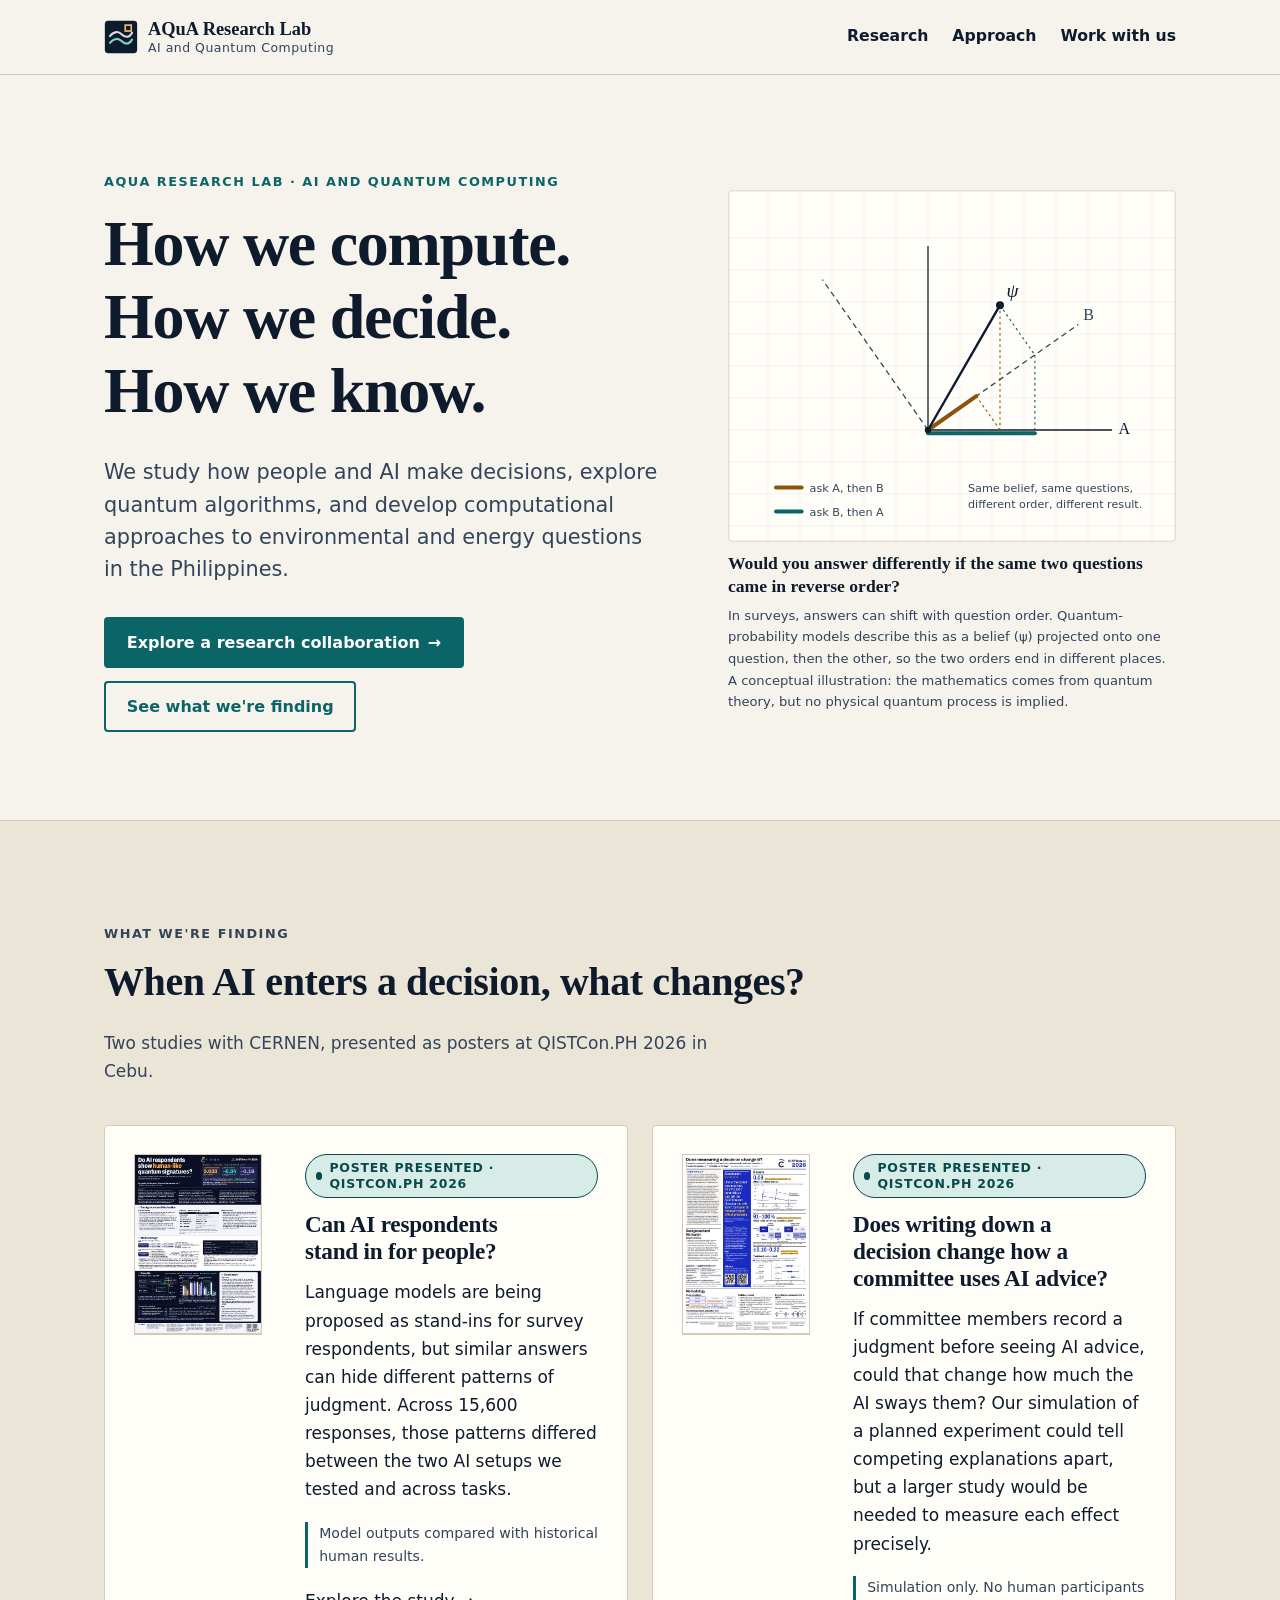
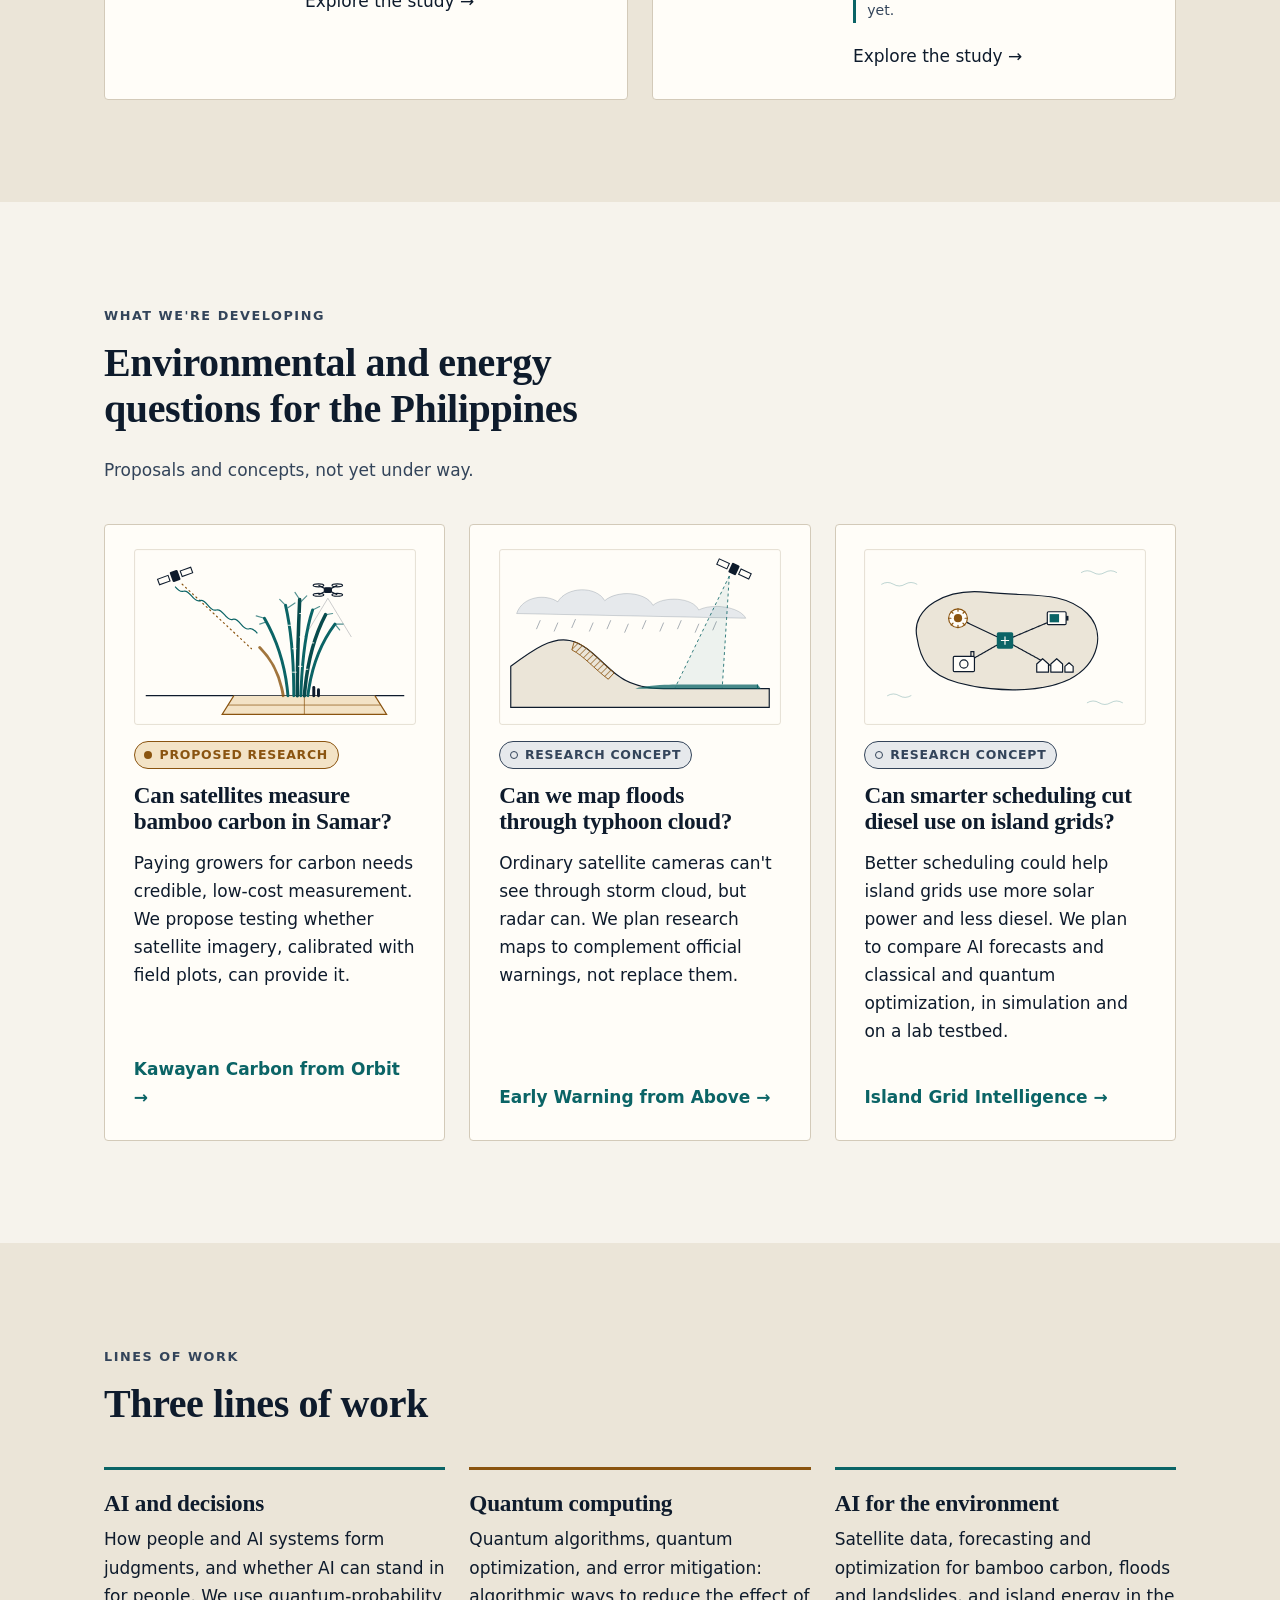
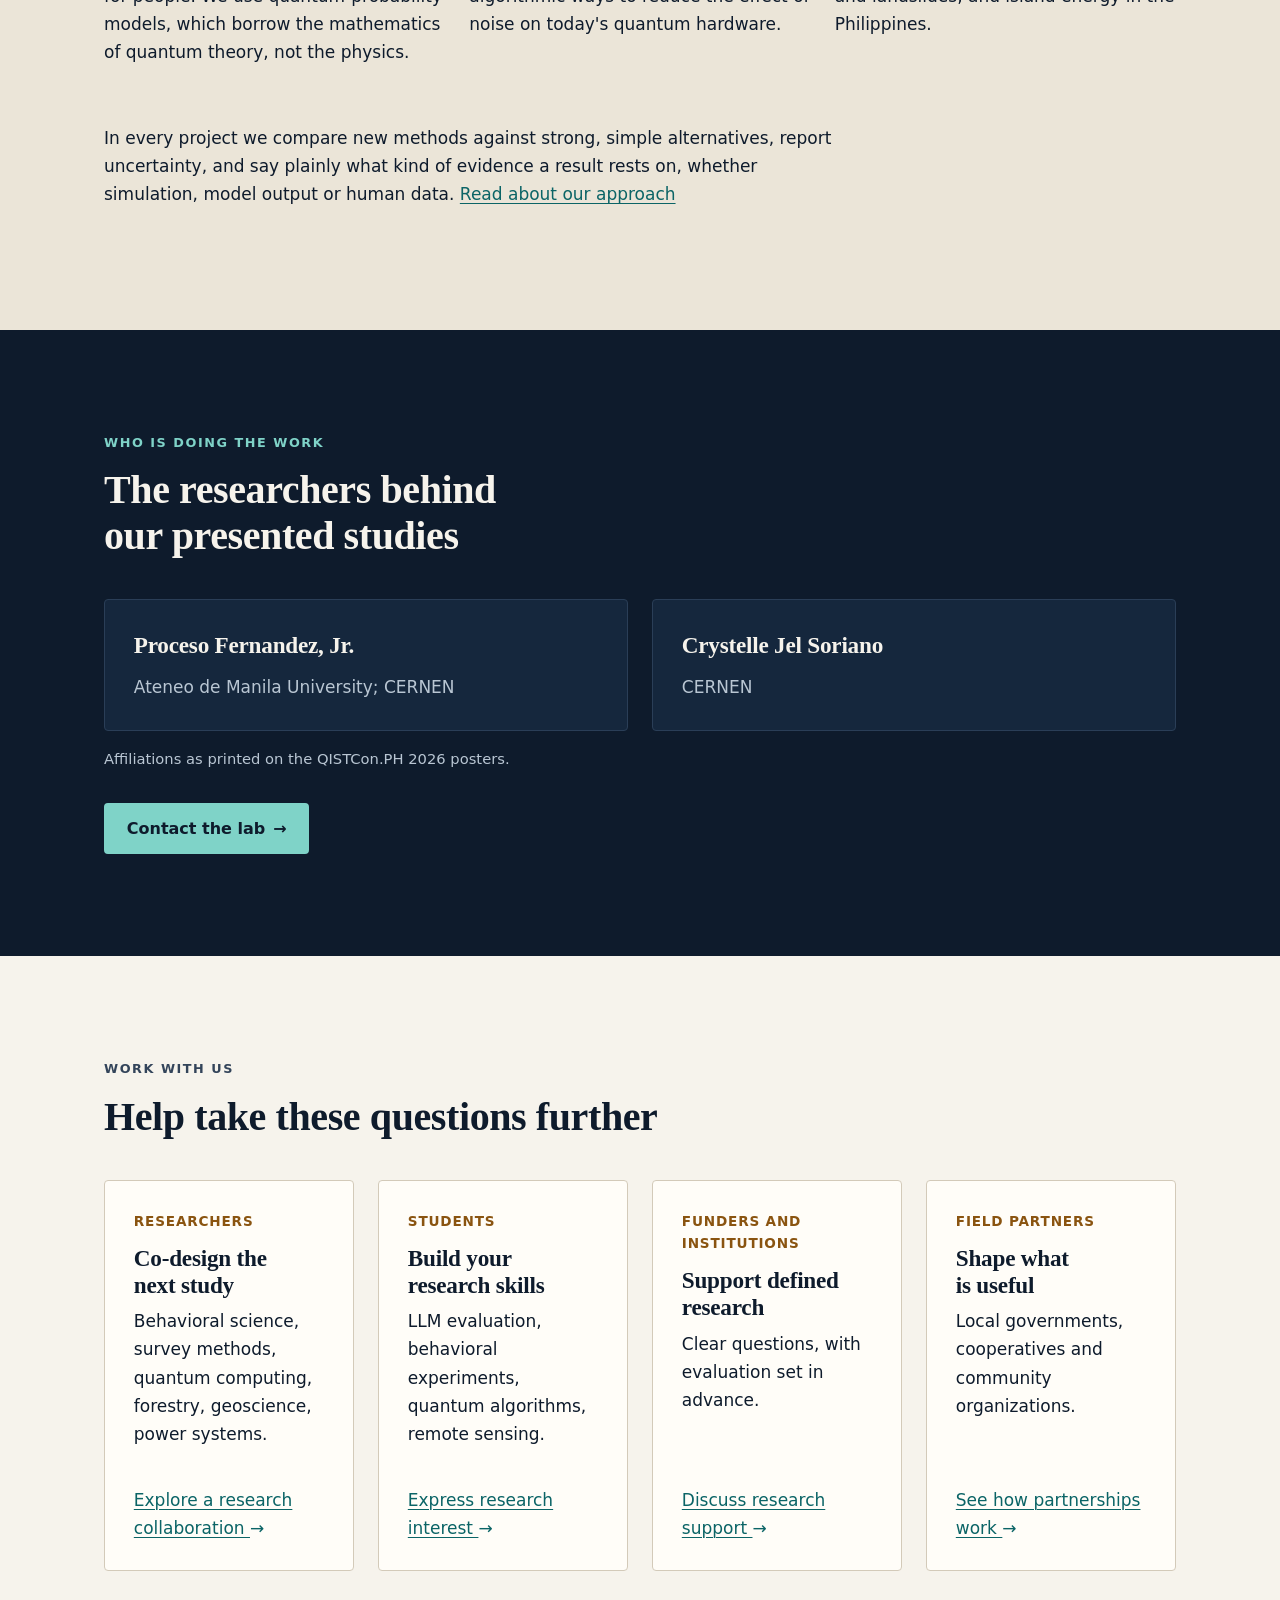
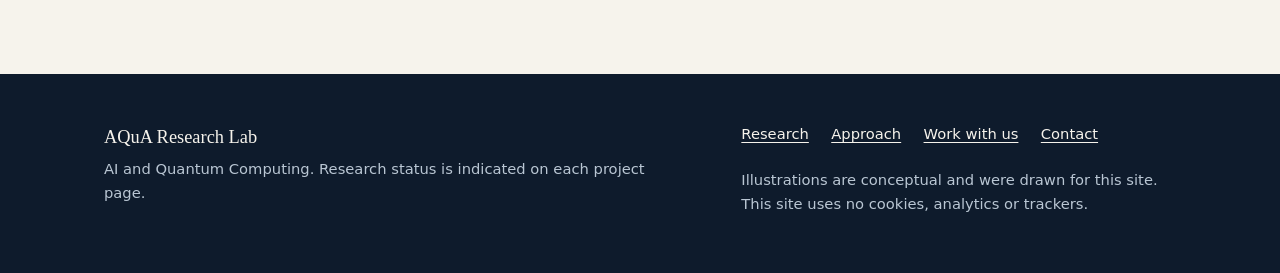
<file: index.html>
<!doctype html>
<html lang="en">
<head>
  <meta charset="utf-8">
  <meta name="viewport" content="width=device-width, initial-scale=1">
  <title>AQuA Research Lab — AI, quantum computing and models of decision-making</title>
  <meta name="description" content="AQuA Research Lab studies how people and AI make decisions, explores quantum algorithms, and develops computational approaches to environmental and energy questions in the Philippines.">
  <meta property="og:title" content="AQuA Research Lab">
  <meta property="og:description" content="How we compute. How we decide. How we know.">
  <meta property="og:type" content="website">
  <link rel="icon" href="assets/img/favicon.svg" type="image/svg+xml">
  <link rel="stylesheet" href="assets/css/site.css">
</head>
<body>
<a class="skip-link" href="#main">Skip to main content</a>

<!-- ===== HEADER (same on every page; on pages inside research/ the paths start with ../) ===== -->
<header class="site-header">
  <div class="wrap">
    <a class="brand" href="index.html">
      <img class="brand-mark" src="assets/img/mark.svg" alt="" width="40" height="40">
      <span class="brand-text"><span class="brand-name">AQuA Research Lab</span><span class="brand-sub">AI and Quantum Computing</span></span>
    </a>
    <nav class="site-nav" aria-label="Main">
      <ul>
        <li><a href="research/index.html">Research</a></li>
        <li><a href="approach.html">Approach</a></li>
        <li><a href="work-with-us.html">Work with us</a></li>
      </ul>
    </nav>
  </div>
</header>

<main id="main">

  <!-- ===== HERO ===== -->
  <section class="hero" aria-labelledby="hero-title">
    <div class="wrap hero-grid">
      <div>
        <p class="eyebrow">AQuA Research Lab · AI and Quantum Computing</p>
        <h1 id="hero-title">How we compute. How we decide. How we know.</h1>
        <p class="lede">We study how people and AI make decisions, explore quantum algorithms, and develop computational approaches to environmental and energy questions in the Philippines.</p>
        <div class="actions">
          <a class="btn btn-primary arrow" href="work-with-us.html">Explore a research collaboration</a>
          <a class="btn btn-secondary" href="#findings">See what we're finding</a>
        </div>
      </div>
      <figure class="hero-figure">
        <img src="assets/img/projection.svg" width="560" height="440" alt="Diagram: a belief state, drawn as an arrow, is projected first onto question A and then onto question B, and separately in the reverse order. The two orders end at different lengths.">
        <figcaption><strong>Would you answer differently if the same two questions came in reverse order?</strong> In surveys, answers can shift with question order. Quantum-probability models describe this as a belief (ψ) projected onto one question, then the other, so the two orders end in different places. A conceptual illustration: the mathematics comes from quantum theory, but no physical quantum process is implied.</figcaption>
      </figure>
    </div>
  </section>

  <!-- ===== WHAT WE'RE FINDING (presented research) ===== -->
  <section class="section band" id="findings" aria-labelledby="findings-title">
    <div class="wrap">
      <div class="section-head">
        <p class="eyebrow">What we're finding</p>
        <h2 id="findings-title">When AI enters a decision, what changes?</h2>
        <p>Two studies with CERNEN, presented as posters at QISTCon.PH 2026 in Cebu.</p>
      </div>
      <div class="grid-2">
        <article class="card poster-card">
          <img class="poster-thumb" src="assets/posters/soriano-fernandez-2026-qistcon-ai-respondents-quantum-signatures-thumb.jpg" width="453" height="640" alt="">
          <div>
            <span class="status status-presented">Poster presented · QISTCon.PH 2026</span>
            <h3 style="margin-top:0.8rem"><a href="research/do-ai-respondents-show-quantum-signatures.html">Can AI respondents stand in for people?</a></h3>
            <p>Language models are being proposed as stand-ins for survey respondents, but similar answers can hide different patterns of judgment. Across 15,600 responses, those patterns differed between the two AI setups we tested and across tasks.</p>
            <p class="evidence-note">Model outputs compared with historical human results.</p>
            <p class="card-foot"><span class="read arrow">Explore the study </span></p>
          </div>
        </article>
        <article class="card poster-card">
          <img class="poster-thumb" src="assets/posters/fernandez-soriano-2026-qistcon-does-measuring-a-decision-change-it-thumb.jpg" width="453" height="640" alt="">
          <div>
            <span class="status status-presented">Poster presented · QISTCon.PH 2026</span>
            <h3 style="margin-top:0.8rem"><a href="research/does-measuring-a-decision-change-it.html">Does writing down a decision change how a committee uses AI advice?</a></h3>
            <p>If committee members record a judgment before seeing AI advice, could that change how much the AI sways them? Our simulation of a planned experiment could tell competing explanations apart, but a larger study would be needed to measure each effect precisely.</p>
            <p class="evidence-note">Simulation only. No human participants yet.</p>
            <p class="card-foot"><span class="read arrow">Explore the study </span></p>
          </div>
        </article>
      </div>
    </div>
  </section>

  <!-- ===== WHAT WE'RE DEVELOPING (proposals) ===== -->
  <section class="section" id="research" aria-labelledby="research-title">
    <div class="wrap">
      <div class="section-head">
        <p class="eyebrow">What we're developing</p>
        <h2 id="research-title">Environmental and energy questions for the Philippines</h2>
        <p>Proposals and concepts, not yet under way.</p>
      </div>
      <div class="grid-3">
        <article class="card project-card">
          <img class="project-figure" src="assets/img/kawayan.svg" width="480" height="300" alt="">
          <span class="status status-proposed">Proposed research</span>
          <h3 style="margin-top:0.8rem"><a href="research/kawayan-carbon-from-orbit.html">Can satellites measure bamboo carbon in Samar?</a></h3>
          <p>Paying growers for carbon needs credible, low-cost measurement. We propose testing whether satellite imagery, calibrated with field plots, can provide it.</p>
          <p class="card-foot"><span class="read arrow">Kawayan Carbon from Orbit </span></p>
        </article>
        <article class="card project-card">
          <img class="project-figure" src="assets/img/early-warning.svg" width="480" height="300" alt="">
          <span class="status status-concept">Research concept</span>
          <h3 style="margin-top:0.8rem"><a href="research/early-warning-from-above.html">Can we map floods through typhoon cloud?</a></h3>
          <p>Ordinary satellite cameras can't see through storm cloud, but radar can. We plan research maps to complement official warnings, not replace them.</p>
          <p class="card-foot"><span class="read arrow">Early Warning from Above </span></p>
        </article>
        <article class="card project-card">
          <img class="project-figure" src="assets/img/island-grid.svg" width="480" height="300" alt="">
          <span class="status status-concept">Research concept</span>
          <h3 style="margin-top:0.8rem"><a href="research/island-grid-intelligence.html">Can smarter scheduling cut diesel use on island grids?</a></h3>
          <p>Better scheduling could help island grids use more solar power and less diesel. We plan to compare AI forecasts and classical and quantum optimization, in simulation and on a lab testbed.</p>
          <p class="card-foot"><span class="read arrow">Island Grid Intelligence </span></p>
        </article>
      </div>
    </div>
  </section>

  <!-- ===== LINES OF WORK + HOW WE WORK ===== -->
  <section class="section band" aria-labelledby="pillars-title">
    <div class="wrap">
      <div class="section-head">
        <p class="eyebrow">Lines of work</p>
        <h2 id="pillars-title">Three lines of work</h2>
      </div>
      <div class="grid-3">
        <div class="pillar">
          <h3>AI and decisions</h3>
          <p>How people and AI systems form judgments, and whether AI can stand in for people. We use quantum-probability models, which borrow the mathematics of quantum theory, not the physics.</p>
        </div>
        <div class="pillar quantum">
          <h3>Quantum computing</h3>
          <p>Quantum algorithms, quantum optimization, and error mitigation: algorithmic ways to reduce the effect of noise on today's quantum hardware.</p>
        </div>
        <div class="pillar">
          <h3>AI for the environment</h3>
          <p>Satellite data, forecasting and optimization for bamboo carbon, floods and landslides, and island energy in the Philippines.</p>
        </div>
      </div>
      <p style="margin-top:2.5rem;max-width:46rem">In every project we compare new methods against strong, simple alternatives, report uncertainty, and say plainly what kind of evidence a result rests on, whether simulation, model output or human data. <a href="approach.html">Read about our approach</a></p>
    </div>
  </section>

  <!-- ===== PEOPLE + CONTACT ===== -->
  <section class="section band-ink" aria-labelledby="people-title">
    <div class="wrap">
      <div class="section-head">
        <p class="eyebrow">Who is doing the work</p>
        <h2 id="people-title">The researchers behind our presented studies</h2>
      </div>
      <div class="grid-2">
        <div class="card">
          <h3 style="color:var(--on-ink)">Proceso Fernandez, Jr.</h3>
          <p>Ateneo de Manila University; CERNEN</p>
        </div>
        <div class="card">
          <h3 style="color:var(--on-ink)">Crystelle Jel Soriano</h3>
          <p>CERNEN</p>
        </div>
      </div>
      <p class="muted small" style="margin-top:1rem">Affiliations as printed on the QISTCon.PH 2026 posters.</p>
      <div class="contact-strip">
        <a class="btn btn-primary arrow" href="work-with-us.html#contact">Contact the lab</a>
      </div>
    </div>
  </section>

  <!-- ===== PATHWAYS ===== -->
  <section class="section" aria-labelledby="paths-title">
    <div class="wrap">
      <div class="section-head">
        <p class="eyebrow">Work with us</p>
        <h2 id="paths-title">Help take these questions further</h2>
      </div>
      <div class="grid-4">
        <div class="card pathway">
          <p class="who">Researchers</p>
          <h3>Co-design the next study</h3>
          <p>Behavioral science, survey methods, quantum computing, forestry, geoscience, power systems.</p>
          <p class="card-foot"><a class="arrow" href="work-with-us.html#collaborate">Explore a research collaboration </a></p>
        </div>
        <div class="card pathway">
          <p class="who">Students</p>
          <h3>Build your research skills</h3>
          <p>LLM evaluation, behavioral experiments, quantum algorithms, remote sensing.</p>
          <p class="card-foot"><a class="arrow" href="work-with-us.html#join">Express research interest </a></p>
        </div>
        <div class="card pathway">
          <p class="who">Funders and institutions</p>
          <h3>Support defined research</h3>
          <p>Clear questions, with evaluation set in advance.</p>
          <p class="card-foot"><a class="arrow" href="work-with-us.html#support">Discuss research support </a></p>
        </div>
        <div class="card pathway">
          <p class="who">Field partners</p>
          <h3>Shape what is useful</h3>
          <p>Local governments, cooperatives and community organizations.</p>
          <p class="card-foot"><a class="arrow" href="work-with-us.html#field">See how partnerships work </a></p>
        </div>
      </div>
    </div>
  </section>

</main>

<!-- ===== FOOTER (same on every page) ===== -->
<footer class="site-footer">
  <div class="wrap footer-grid">
    <div>
      <p class="footer-name">AQuA Research Lab</p>
      <p>AI and Quantum Computing. Research status is indicated on each project page.</p>
    </div>
    <div>
      <ul>
        <li><a href="research/index.html">Research</a></li>
        <li><a href="approach.html">Approach</a></li>
        <li><a href="work-with-us.html">Work with us</a></li>
        <li><a href="work-with-us.html#contact">Contact</a></li>
      </ul>
      <p class="small" style="margin-top:1rem">Illustrations are conceptual and were drawn for this site. This site uses no cookies, analytics or trackers.</p>
    </div>
  </div>
</footer>
</body>
</html>
</file>
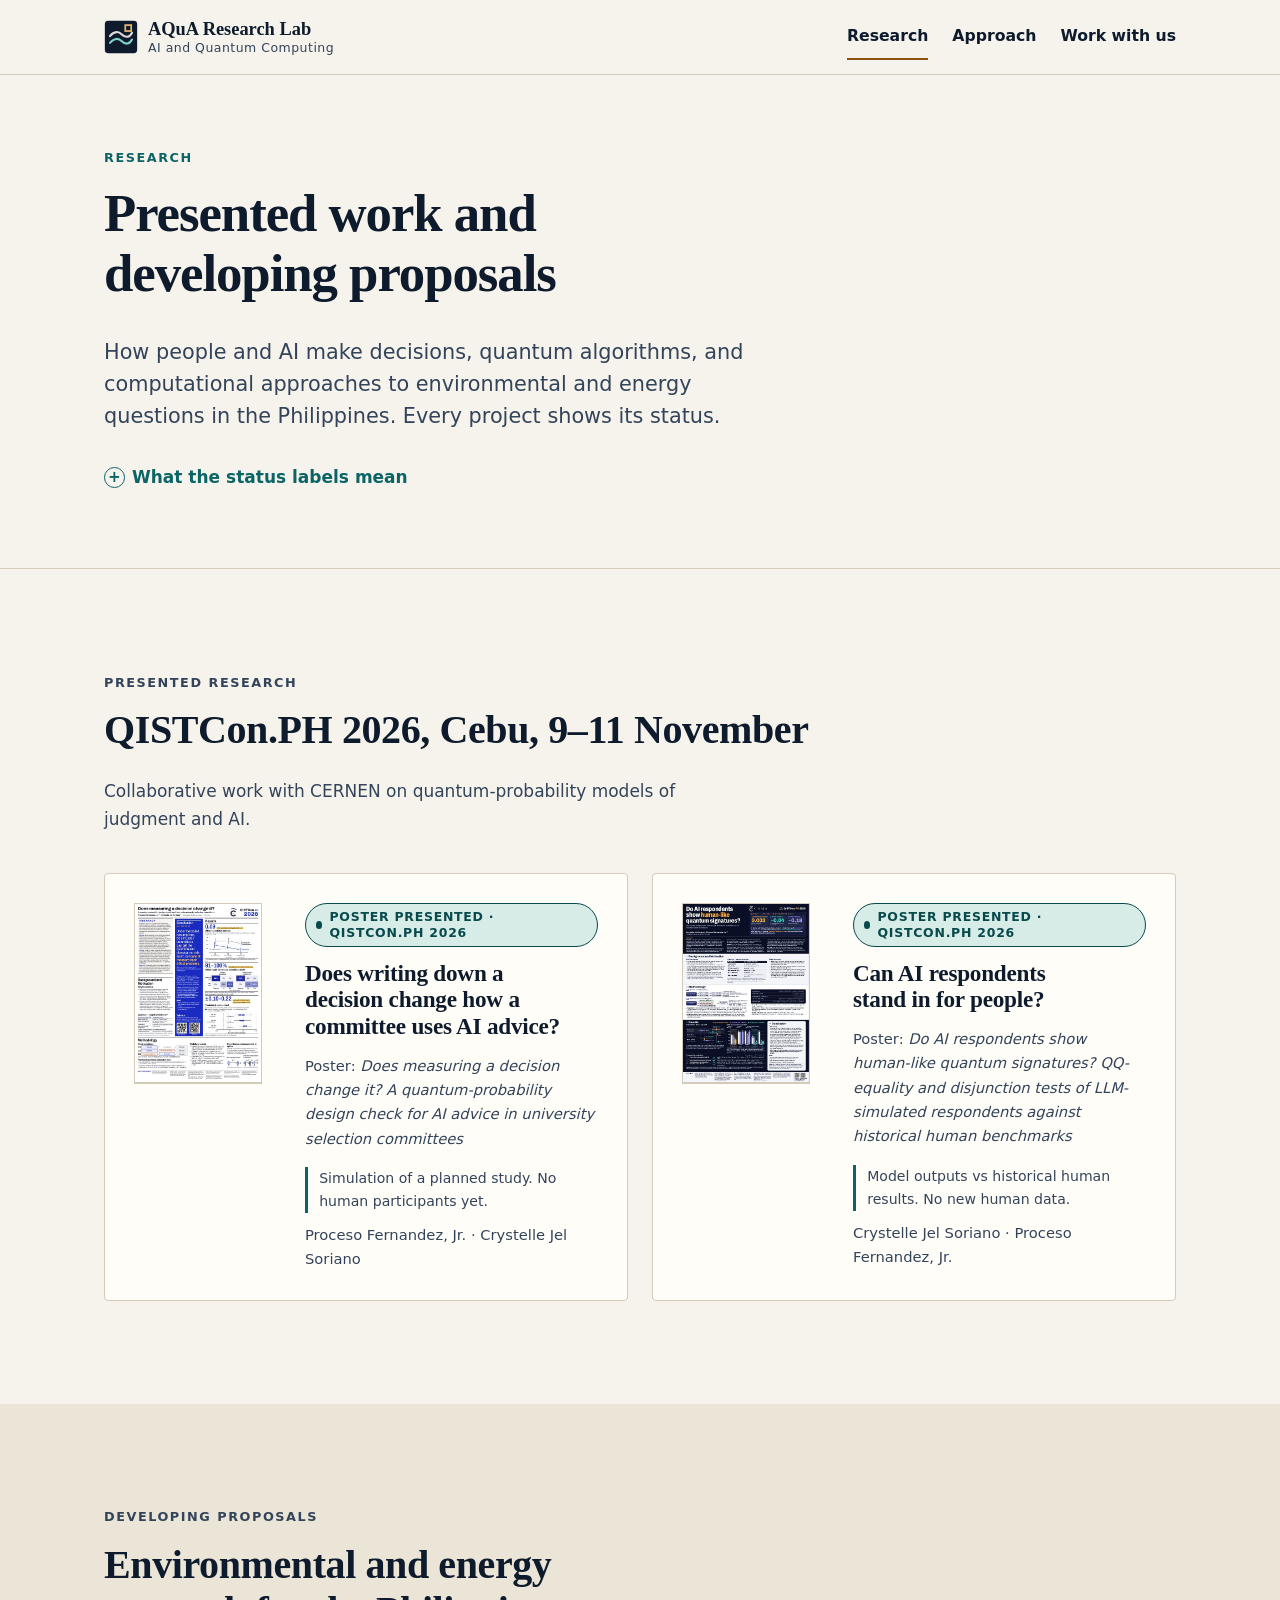
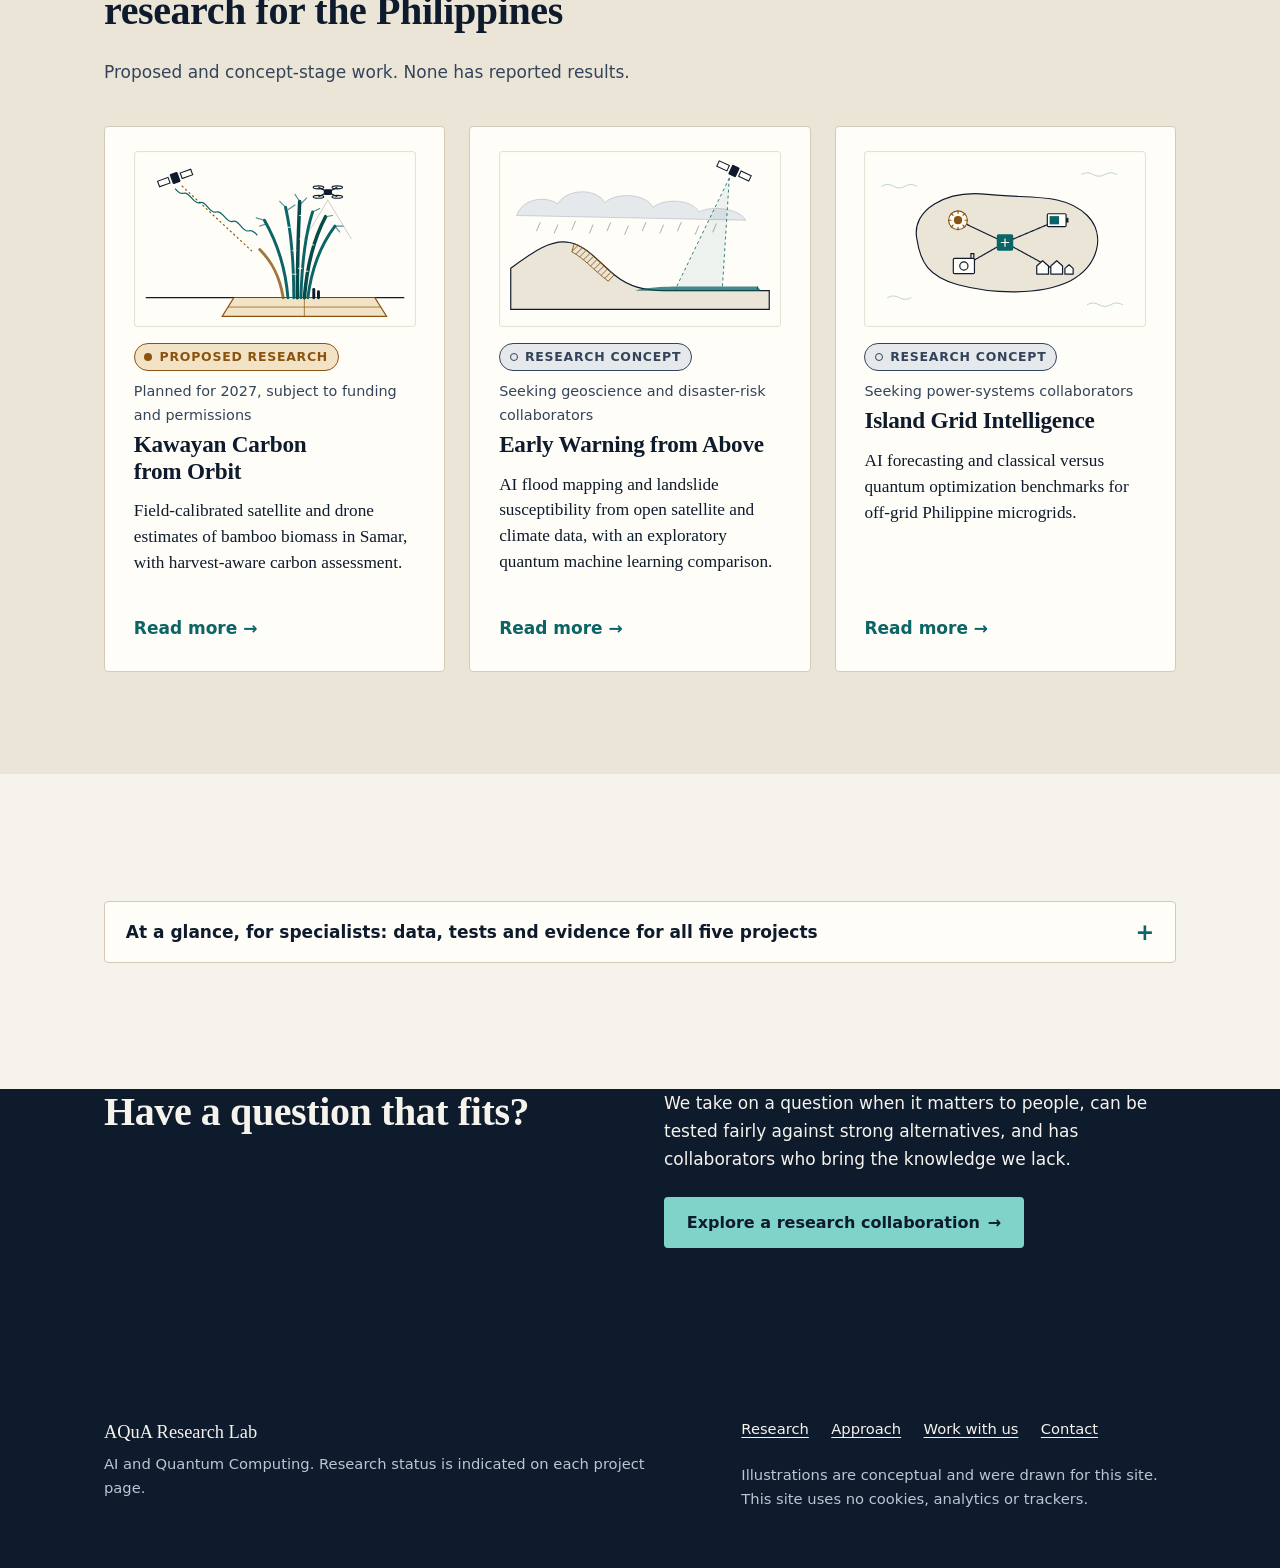
<file: research/index.html>
<!doctype html>
<html lang="en">
<head>
  <meta charset="utf-8">
  <meta name="viewport" content="width=device-width, initial-scale=1">
  <title>Research — AQuA Research Lab</title>
  <meta name="description" content="AQuA Research Lab research: two posters presented at QISTCon.PH 2026 on AI advice and AI respondents, and developing proposals on bamboo carbon, flood and landslide mapping, and island microgrids.">
  <link rel="icon" href="../assets/img/favicon.svg" type="image/svg+xml">
  <link rel="stylesheet" href="../assets/css/site.css">
</head>
<body>
<a class="skip-link" href="#main">Skip to main content</a>

<header class="site-header">
  <div class="wrap">
    <a class="brand" href="../index.html">
      <img class="brand-mark" src="../assets/img/mark.svg" alt="" width="40" height="40">
      <span class="brand-text"><span class="brand-name">AQuA Research Lab</span><span class="brand-sub">AI and Quantum Computing</span></span>
    </a>
    <nav class="site-nav" aria-label="Main">
      <ul>
        <li><a href="index.html" aria-current="page">Research</a></li>
        <li><a href="../approach.html">Approach</a></li>
        <li><a href="../work-with-us.html">Work with us</a></li>
      </ul>
    </nav>
  </div>
</header>

<main id="main">
  <section class="page-head">
    <div class="wrap">
      <p class="eyebrow">Research</p>
      <h1>Presented work and developing proposals</h1>
      <p class="lede">How people and AI make decisions, quantum algorithms, and computational approaches to environmental and energy questions in the Philippines. Every project shows its status.</p>
      <details class="more" style="margin-top:1rem">
        <summary>What the status labels mean</summary>
        <div class="more-body">
          <p><span class="status status-presented">Poster presented</span> Presented as a poster at a named conference. Not a journal publication, peer-reviewed proceedings paper or award.</p>
          <p><span class="status status-proposed">Proposed research</span> A full proposal is written; work depends on funding, partners and permissions.</p>
          <p><span class="status status-concept">Research concept</span> A draft design; team and partners are still being shaped.</p>
        </div>
      </details>
    </div>
  </section>

  <section class="section" id="presented" aria-labelledby="presented-title">
    <div class="wrap">
      <div class="section-head">
        <p class="eyebrow">Presented research</p>
        <h2 id="presented-title">QISTCon.PH 2026, Cebu, 9–11 November</h2>
        <p>Collaborative work with CERNEN on quantum-probability models of judgment and AI.</p>
      </div>
      <div class="grid-2">
        <article class="card poster-card">
          <img class="poster-thumb" src="../assets/posters/fernandez-soriano-2026-qistcon-does-measuring-a-decision-change-it-thumb.jpg" width="453" height="640" alt="">
          <div>
            <span class="status status-presented">Poster presented · QISTCon.PH 2026</span>
            <h3 style="margin-top:0.8rem"><a href="does-measuring-a-decision-change-it.html">Does writing down a decision change how a committee uses AI advice?</a></h3>
            <p class="small muted">Poster: <i>Does measuring a decision change it? A quantum-probability design check for AI advice in university selection committees</i></p>
            <p class="evidence-note">Simulation of a planned study. No human participants yet.</p>
            <p class="authors">Proceso Fernandez, Jr. · Crystelle Jel Soriano</p>
          </div>
        </article>
        <article class="card poster-card">
          <img class="poster-thumb" src="../assets/posters/soriano-fernandez-2026-qistcon-ai-respondents-quantum-signatures-thumb.jpg" width="453" height="640" alt="">
          <div>
            <span class="status status-presented">Poster presented · QISTCon.PH 2026</span>
            <h3 style="margin-top:0.8rem"><a href="do-ai-respondents-show-quantum-signatures.html">Can AI respondents stand in for people?</a></h3>
            <p class="small muted">Poster: <i>Do AI respondents show human-like quantum signatures? QQ-equality and disjunction tests of LLM-simulated respondents against historical human benchmarks</i></p>
            <p class="evidence-note">Model outputs vs historical human results. No new human data.</p>
            <p class="authors">Crystelle Jel Soriano · Proceso Fernandez, Jr.</p>
          </div>
        </article>
      </div>
    </div>
  </section>

  <section class="section band" id="proposals" aria-labelledby="projects-title">
    <div class="wrap">
      <div class="section-head">
        <p class="eyebrow">Developing proposals</p>
        <h2 id="projects-title">Environmental and energy research for the Philippines</h2>
        <p>Proposed and concept-stage work. None has reported results.</p>
      </div>
      <div class="grid-3">
        <article class="card project-card">
          <img class="project-figure" src="../assets/img/kawayan.svg" width="480" height="300" alt="">
          <span class="status status-proposed">Proposed research</span>
          <p class="status-note">Planned for 2027, subject to funding and permissions</p>
          <h3><a href="kawayan-carbon-from-orbit.html">Kawayan Carbon from Orbit</a></h3>
          <p class="question">Field-calibrated satellite and drone estimates of bamboo biomass in Samar, with harvest-aware carbon assessment.</p>
          <p class="card-foot"><span class="read arrow">Read more </span></p>
        </article>
        <article class="card project-card">
          <img class="project-figure" src="../assets/img/early-warning.svg" width="480" height="300" alt="">
          <span class="status status-concept">Research concept</span>
          <p class="status-note">Seeking geoscience and disaster-risk collaborators</p>
          <h3><a href="early-warning-from-above.html">Early Warning from Above</a></h3>
          <p class="question">AI flood mapping and landslide susceptibility from open satellite and climate data, with an exploratory quantum machine learning comparison.</p>
          <p class="card-foot"><span class="read arrow">Read more </span></p>
        </article>
        <article class="card project-card">
          <img class="project-figure" src="../assets/img/island-grid.svg" width="480" height="300" alt="">
          <span class="status status-concept">Research concept</span>
          <p class="status-note">Seeking power-systems collaborators</p>
          <h3><a href="island-grid-intelligence.html">Island Grid Intelligence</a></h3>
          <p class="question">AI forecasting and classical versus quantum optimization benchmarks for off-grid Philippine microgrids.</p>
          <p class="card-foot"><span class="read arrow">Read more </span></p>
        </article>
      </div>
    </div>
  </section>

  <section class="section" aria-labelledby="compare-title">
    <div class="wrap">
      <h2 id="compare-title" class="visually-hidden">At a glance, for specialists</h2>
      <details class="specialist" style="max-width:none">
        <summary>At a glance, for specialists: data, tests and evidence for all five projects</summary>
        <div class="details-body">
          <div class="table-wrap" role="region" aria-label="Comparison of all five projects" tabindex="0">
            <table>
              <thead>
                <tr><th scope="col">Project</th><th scope="col">Status</th><th scope="col">Data or evidence</th><th scope="col">What is tested</th><th scope="col">Evaluation</th></tr>
              </thead>
              <tbody>
                <tr><th scope="row">Does measuring a decision change it?</th><td>Poster presented</td><td>Simulated committees (66 × 3 members, 12 fictional files, 3 conditions)</td><td>Whether a planned experiment can separate a quantum-probability model from classical belief-adjustment models</td><td>Held-out model recovery; precision of each contrast</td></tr>
                <tr><th scope="row">Do AI respondents show human-like quantum signatures?</th><td>Poster presented</td><td>15,600 LLM responses; historical human benchmarks</td><td>QQ equality for question order; disjunction effect</td><td>Pre-specified predictions; CIs; post hoc equivalence</td></tr>
                <tr><th scope="row">Kawayan Carbon from Orbit</th><td>Proposed</td><td>Sentinel-1/2, drone photogrammetry, field plots</td><td>Whether radar plus optical imagery, then drone metrics, improve bamboo biomass estimates</td><td>Spatially blocked validation; uncertainty coverage</td></tr>
                <tr><th scope="row">Early Warning from Above</th><td>Concept</td><td>Sentinel-1/2, elevation, satellite rainfall, open hazard maps</td><td>Flood segmentation through cloud; landslide susceptibility; quantum vs classical classifiers</td><td>Withheld historical events; calibrated uncertainty</td></tr>
                <tr><th scope="row">Island Grid Intelligence</th><td>Concept</td><td>Solar resource, load profiles, public operating data</td><td>Probabilistic forecasting; quantum annealing and QAOA vs mixed-integer programming</td><td>Simulation; bench-scale hardware-in-the-loop testbed</td></tr>
              </tbody>
            </table>
          </div>
        </div>
      </details>
    </div>
  </section>

  <section class="section band-ink" aria-labelledby="grow-title">
    <div class="wrap grid-2" style="gap:3rem">
      <div>
        <h2 id="grow-title">Have a question that fits?</h2>
      </div>
      <div>
        <p>We take on a question when it matters to people, can be tested fairly against strong alternatives, and has collaborators who bring the knowledge we lack.</p>
        <p class="actions" style="margin-top:1.5rem"><a class="btn btn-primary arrow" href="../work-with-us.html">Explore a research collaboration</a></p>
      </div>
    </div>
  </section>
</main>

<footer class="site-footer">
  <div class="wrap footer-grid">
    <div>
      <p class="footer-name">AQuA Research Lab</p>
      <p>AI and Quantum Computing. Research status is indicated on each project page.</p>
    </div>
    <div>
      <ul>
        <li><a href="index.html">Research</a></li>
        <li><a href="../approach.html">Approach</a></li>
        <li><a href="../work-with-us.html">Work with us</a></li>
        <li><a href="../work-with-us.html#contact">Contact</a></li>
      </ul>
      <p class="small" style="margin-top:1rem">Illustrations are conceptual and were drawn for this site. This site uses no cookies, analytics or trackers.</p>
    </div>
  </div>
</footer>
</body>
</html>
</file>
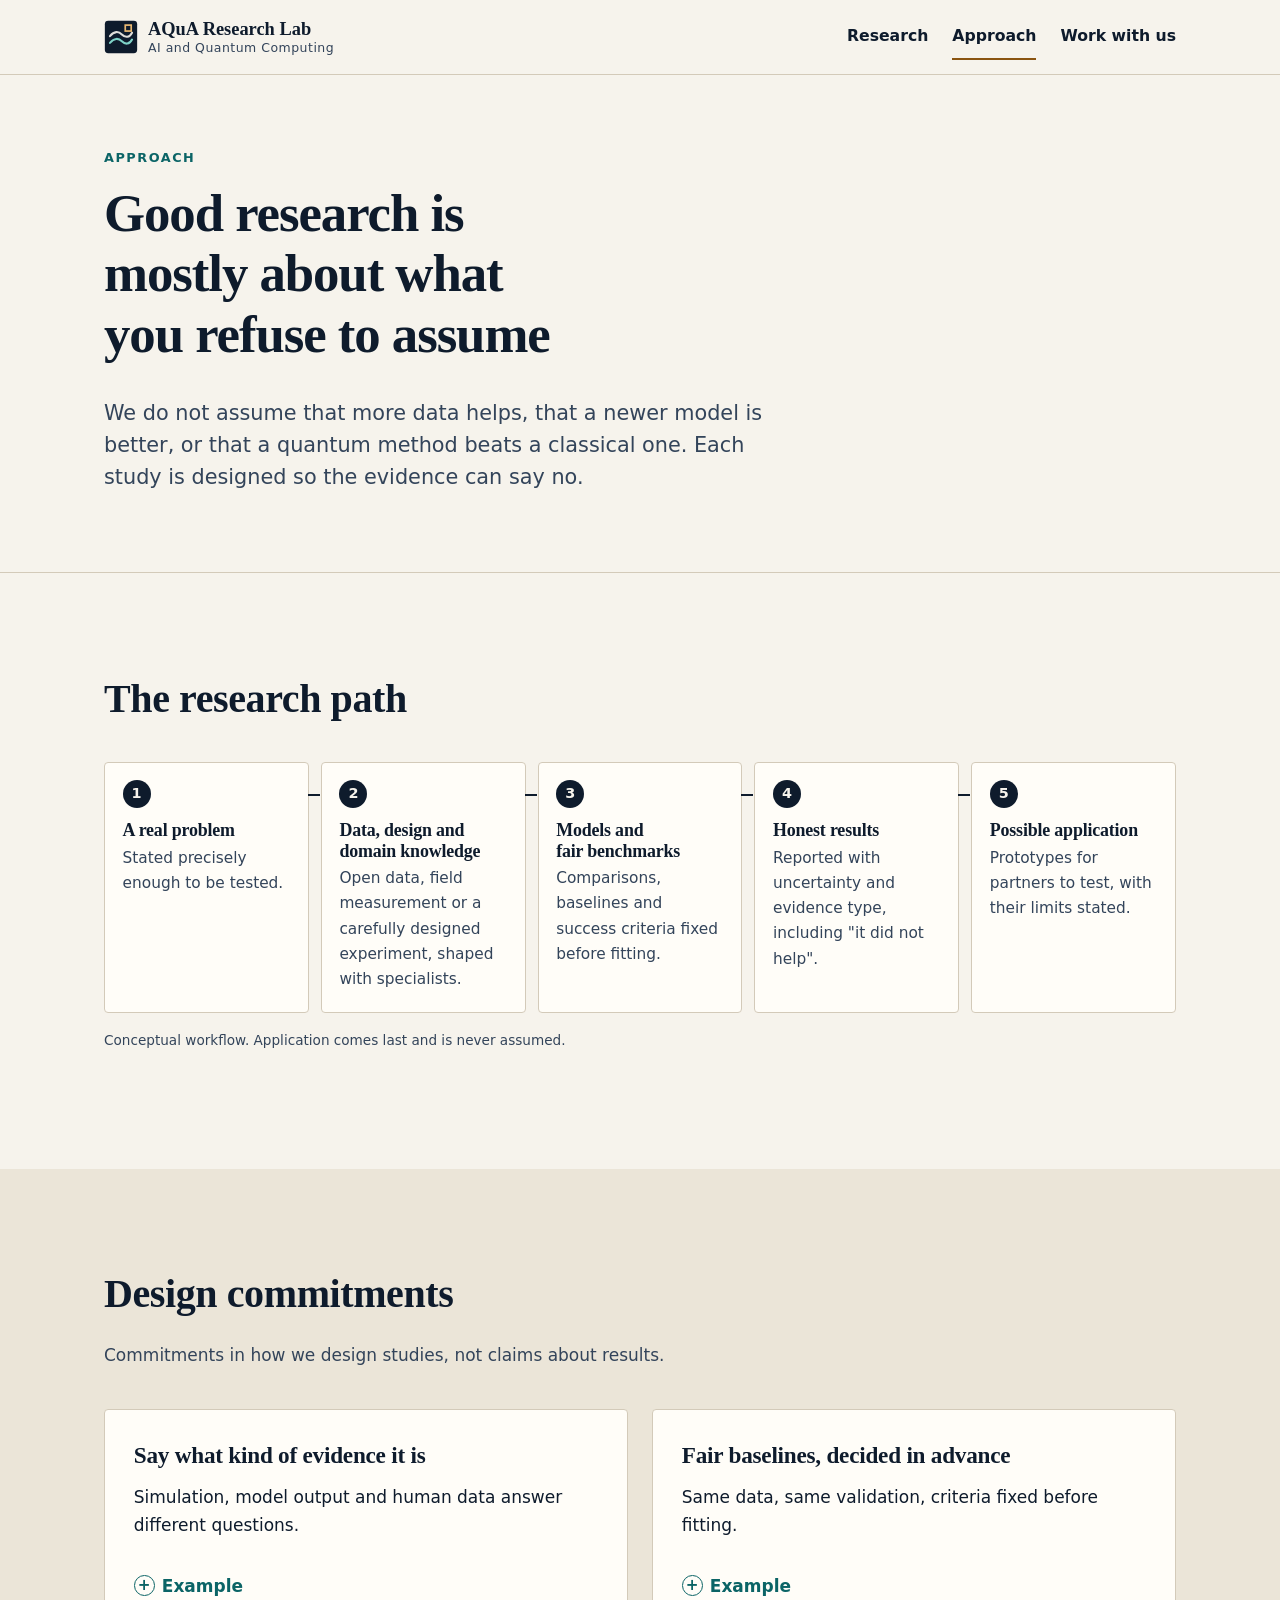
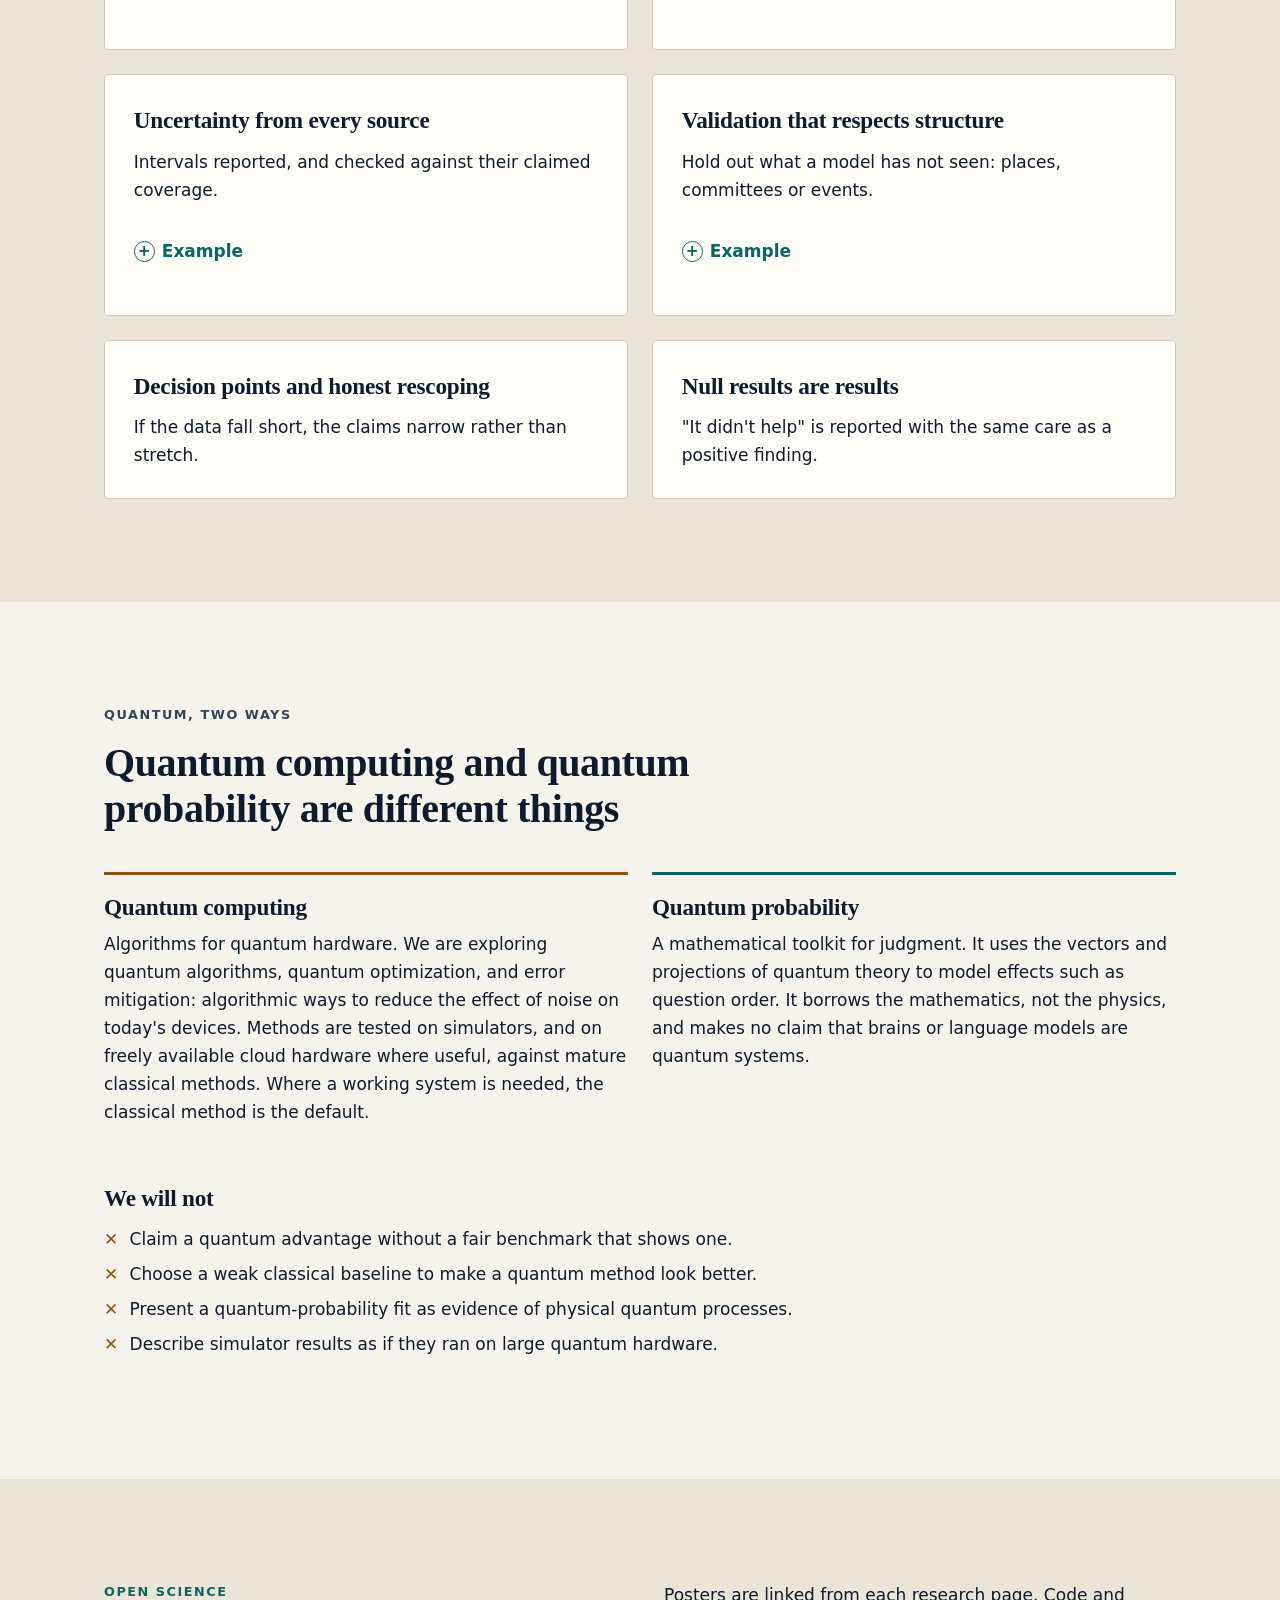
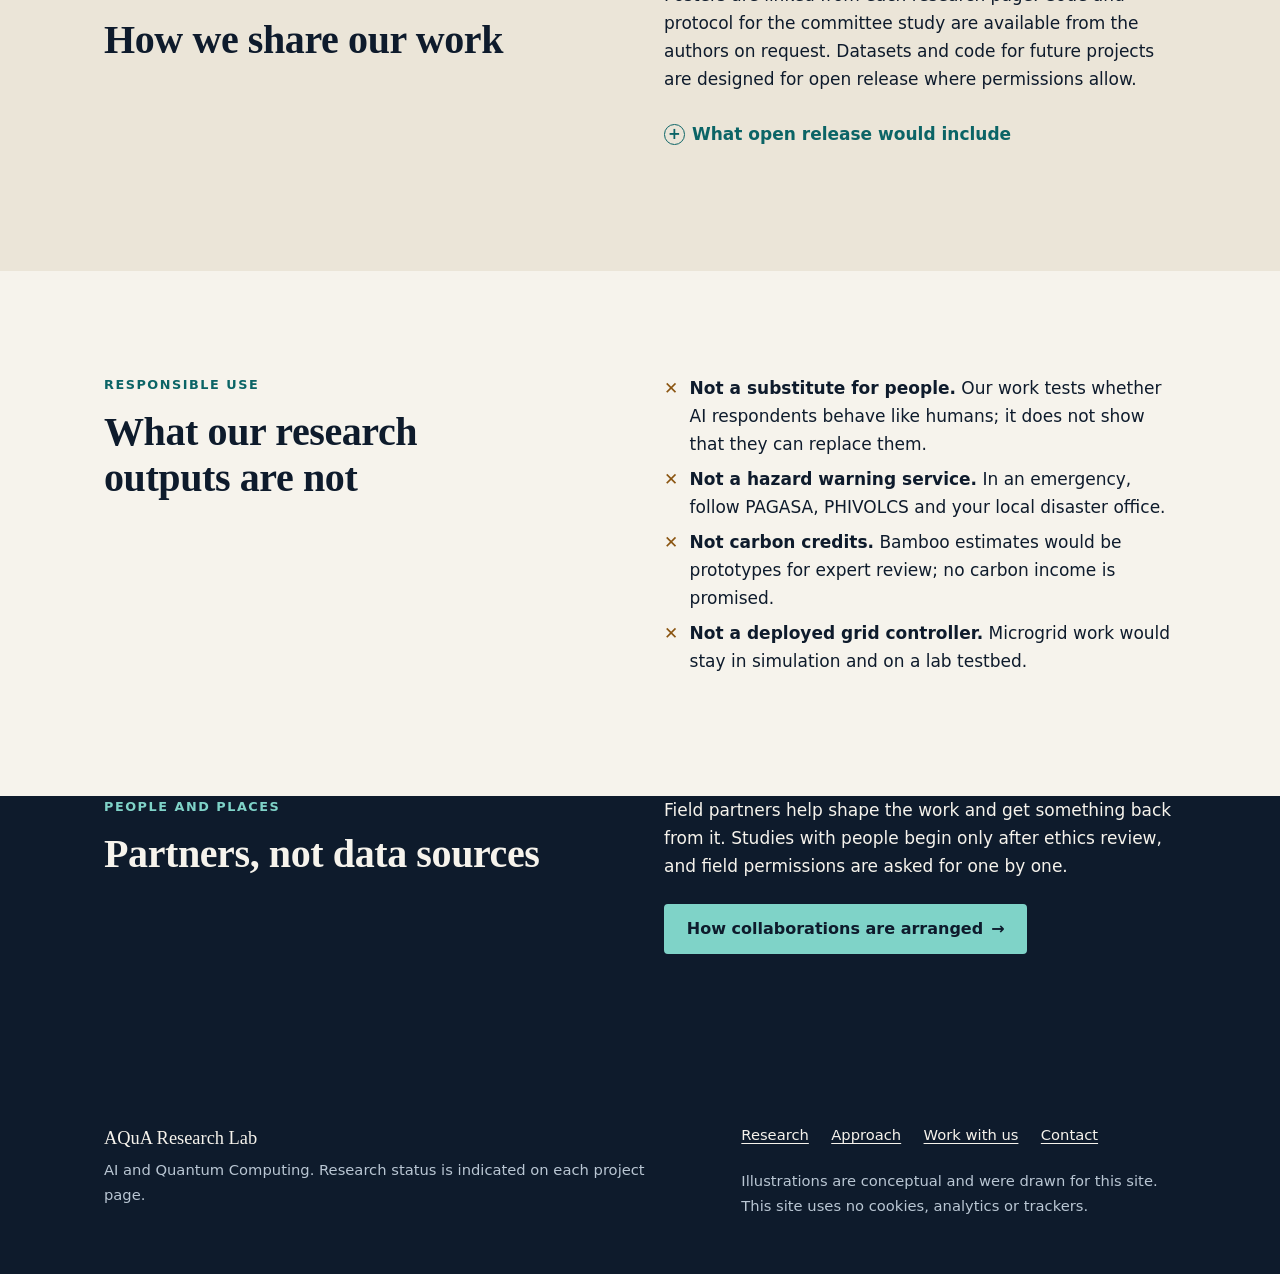
<file: approach.html>
<!doctype html>
<html lang="en">
<head>
  <meta charset="utf-8">
  <meta name="viewport" content="width=device-width, initial-scale=1">
  <title>Approach — AQuA Research Lab</title>
  <meta name="description" content="How AQuA Research Lab designs its studies: fair baselines, honest uncertainty, clear evidence types, the difference between quantum computing and quantum probability, open science and responsible use.">
  <link rel="icon" href="assets/img/favicon.svg" type="image/svg+xml">
  <link rel="stylesheet" href="assets/css/site.css">
</head>
<body>
<a class="skip-link" href="#main">Skip to main content</a>

<header class="site-header">
  <div class="wrap">
    <a class="brand" href="index.html">
      <img class="brand-mark" src="assets/img/mark.svg" alt="" width="40" height="40">
      <span class="brand-text"><span class="brand-name">AQuA Research Lab</span><span class="brand-sub">AI and Quantum Computing</span></span>
    </a>
    <nav class="site-nav" aria-label="Main">
      <ul>
        <li><a href="research/index.html">Research</a></li>
        <li><a href="approach.html" aria-current="page">Approach</a></li>
        <li><a href="work-with-us.html">Work with us</a></li>
      </ul>
    </nav>
  </div>
</header>

<main id="main">
  <section class="page-head">
    <div class="wrap">
      <p class="eyebrow">Approach</p>
      <h1>Good research is mostly about what you refuse to assume</h1>
      <p class="lede">We do not assume that more data helps, that a newer model is better, or that a quantum method beats a classical one. Each study is designed so the evidence can say no.</p>
    </div>
  </section>

  <section class="section" aria-labelledby="path-title">
    <div class="wrap">
      <div class="section-head">
        <h2 id="path-title">The research path</h2>
      </div>
      <ol class="flow">
        <li><h3>A real problem</h3><p>Stated precisely enough to be tested.</p></li>
        <li><h3>Data, design and domain knowledge</h3><p>Open data, field measurement or a carefully designed experiment, shaped with specialists.</p></li>
        <li><h3>Models and fair benchmarks</h3><p>Comparisons, baselines and success criteria fixed before fitting.</p></li>
        <li><h3>Honest results</h3><p>Reported with uncertainty and evidence type, including "it did not help".</p></li>
        <li><h3>Possible application</h3><p>Prototypes for partners to test, with their limits stated.</p></li>
      </ol>
      <p class="flow-caption">Conceptual workflow. Application comes last and is never assumed.</p>
    </div>
  </section>

  <section class="section band" aria-labelledby="principles-title">
    <div class="wrap">
      <div class="section-head">
        <h2 id="principles-title">Design commitments</h2>
        <p>Commitments in how we design studies, not claims about results.</p>
      </div>
      <div class="grid-2">
        <div class="card">
          <h3>Say what kind of evidence it is</h3>
          <p>Simulation, model output and human data answer different questions.</p>
          <details class="more"><summary>Example</summary><div class="more-body"><p>Our committee study simulates a planned experiment to test whether the design works; it is not evidence about how real committees behave. Our AI-respondent study compares model outputs with historical human results, not with a new human sample.</p></div></details>
        </div>
        <div class="card">
          <h3>Fair baselines, decided in advance</h3>
          <p>Same data, same validation, criteria fixed before fitting.</p>
          <details class="more"><summary>Example</summary><div class="more-body"><p>In the bamboo proposal, the only difference between the baseline and the full model is the extra satellite inputs, so any gain can be attributed to them. In the committee study, model recovery and precision targets were fixed before the simulation was run.</p></div></details>
        </div>
        <div class="card">
          <h3>Uncertainty from every source</h3>
          <p>Intervals reported, and checked against their claimed coverage.</p>
          <details class="more"><summary>Example</summary><div class="more-body"><p>The committee study reports that each effect was estimated less precisely than planned (±0.10–0.22 against ±0.05) and estimates how much larger a study would need to be.</p></div></details>
        </div>
        <div class="card">
          <h3>Validation that respects structure</h3>
          <p>Hold out what a model has not seen: places, committees or events.</p>
          <details class="more"><summary>Example</summary><div class="more-body"><p>Nearby locations look alike, so random splits flatter a model. Where locations are correlated, our designs use spatially blocked validation; the committee simulation tests model recovery on held-out committees.</p></div></details>
        </div>
        <div class="card">
          <h3>Decision points and honest rescoping</h3>
          <p>If the data fall short, the claims narrow rather than stretch.</p>
        </div>
        <div class="card">
          <h3>Null results are results</h3>
          <p>"It didn't help" is reported with the same care as a positive finding.</p>
        </div>
      </div>
    </div>
  </section>

  <section class="section" aria-labelledby="quantum-title">
    <div class="wrap">
      <div class="section-head">
        <p class="eyebrow">Quantum, two ways</p>
        <h2 id="quantum-title">Quantum computing and quantum probability are different things</h2>
      </div>
      <div class="grid-2">
        <div class="pillar quantum">
          <h3>Quantum computing</h3>
          <p>Algorithms for quantum hardware. We are exploring quantum algorithms, quantum optimization, and error mitigation: algorithmic ways to reduce the effect of noise on today's devices. Methods are tested on simulators, and on freely available cloud hardware where useful, against mature classical methods. Where a working system is needed, the classical method is the default.</p>
        </div>
        <div class="pillar">
          <h3>Quantum probability</h3>
          <p>A mathematical toolkit for judgment. It uses the vectors and projections of quantum theory to model effects such as question order. It borrows the mathematics, not the physics, and makes no claim that brains or language models are quantum systems.</p>
        </div>
      </div>
      <h3 style="margin-top:2.5rem">We will not</h3>
      <ul class="not-list">
        <li>Claim a quantum advantage without a fair benchmark that shows one.</li>
        <li>Choose a weak classical baseline to make a quantum method look better.</li>
        <li>Present a quantum-probability fit as evidence of physical quantum processes.</li>
        <li>Describe simulator results as if they ran on large quantum hardware.</li>
      </ul>
    </div>
  </section>

  <section class="section band" aria-labelledby="open-title">
    <div class="wrap grid-2" style="gap:3rem">
      <div>
        <p class="eyebrow">Open science</p>
        <h2 id="open-title">How we share our work</h2>
      </div>
      <div>
        <p>Posters are linked from each research page. Code and protocol for the committee study are available from the authors on request. Datasets and code for future projects are designed for open release where permissions allow.</p>
        <details class="more">
          <summary>What open release would include</summary>
          <div class="more-body">
            <ul>
              <li>Versioned datasets with documentation of collection and processing.</li>
              <li>Code and trained models, with instructions to rerun the analysis.</li>
              <li>Exact field locations and anything identifying landholders or participants kept access-controlled.</li>
              <li>A pre-publication check on whether anything needs protection; the expected outcome is open release.</li>
            </ul>
          </div>
        </details>
      </div>
    </div>
  </section>

  <section class="section" aria-labelledby="limits-title">
    <div class="wrap grid-2" style="gap:3rem">
      <div>
        <p class="eyebrow">Responsible use</p>
        <h2 id="limits-title">What our research outputs are not</h2>
      </div>
      <div>
        <ul class="not-list">
          <li><strong>Not a substitute for people.</strong> Our work tests whether AI respondents behave like humans; it does not show that they can replace them.</li>
          <li><strong>Not a hazard warning service.</strong> In an emergency, follow PAGASA, PHIVOLCS and your local disaster office.</li>
          <li><strong>Not carbon credits.</strong> Bamboo estimates would be prototypes for expert review; no carbon income is promised.</li>
          <li><strong>Not a deployed grid controller.</strong> Microgrid work would stay in simulation and on a lab testbed.</li>
        </ul>
      </div>
    </div>
  </section>

  <section class="section band-ink" aria-labelledby="people-title">
    <div class="wrap grid-2" style="gap:3rem">
      <div>
        <p class="eyebrow">People and places</p>
        <h2 id="people-title">Partners, not data sources</h2>
      </div>
      <div>
        <p>Field partners help shape the work and get something back from it. Studies with people begin only after ethics review, and field permissions are asked for one by one.</p>
        <p class="actions" style="margin-top:1.5rem"><a class="btn btn-primary arrow" href="collaboration-guide.html">How collaborations are arranged</a></p>
      </div>
    </div>
  </section>
</main>

<footer class="site-footer">
  <div class="wrap footer-grid">
    <div>
      <p class="footer-name">AQuA Research Lab</p>
      <p>AI and Quantum Computing. Research status is indicated on each project page.</p>
    </div>
    <div>
      <ul>
        <li><a href="research/index.html">Research</a></li>
        <li><a href="approach.html">Approach</a></li>
        <li><a href="work-with-us.html">Work with us</a></li>
        <li><a href="work-with-us.html#contact">Contact</a></li>
      </ul>
      <p class="small" style="margin-top:1rem">Illustrations are conceptual and were drawn for this site. This site uses no cookies, analytics or trackers.</p>
    </div>
  </div>
</footer>
</body>
</html>
</file>
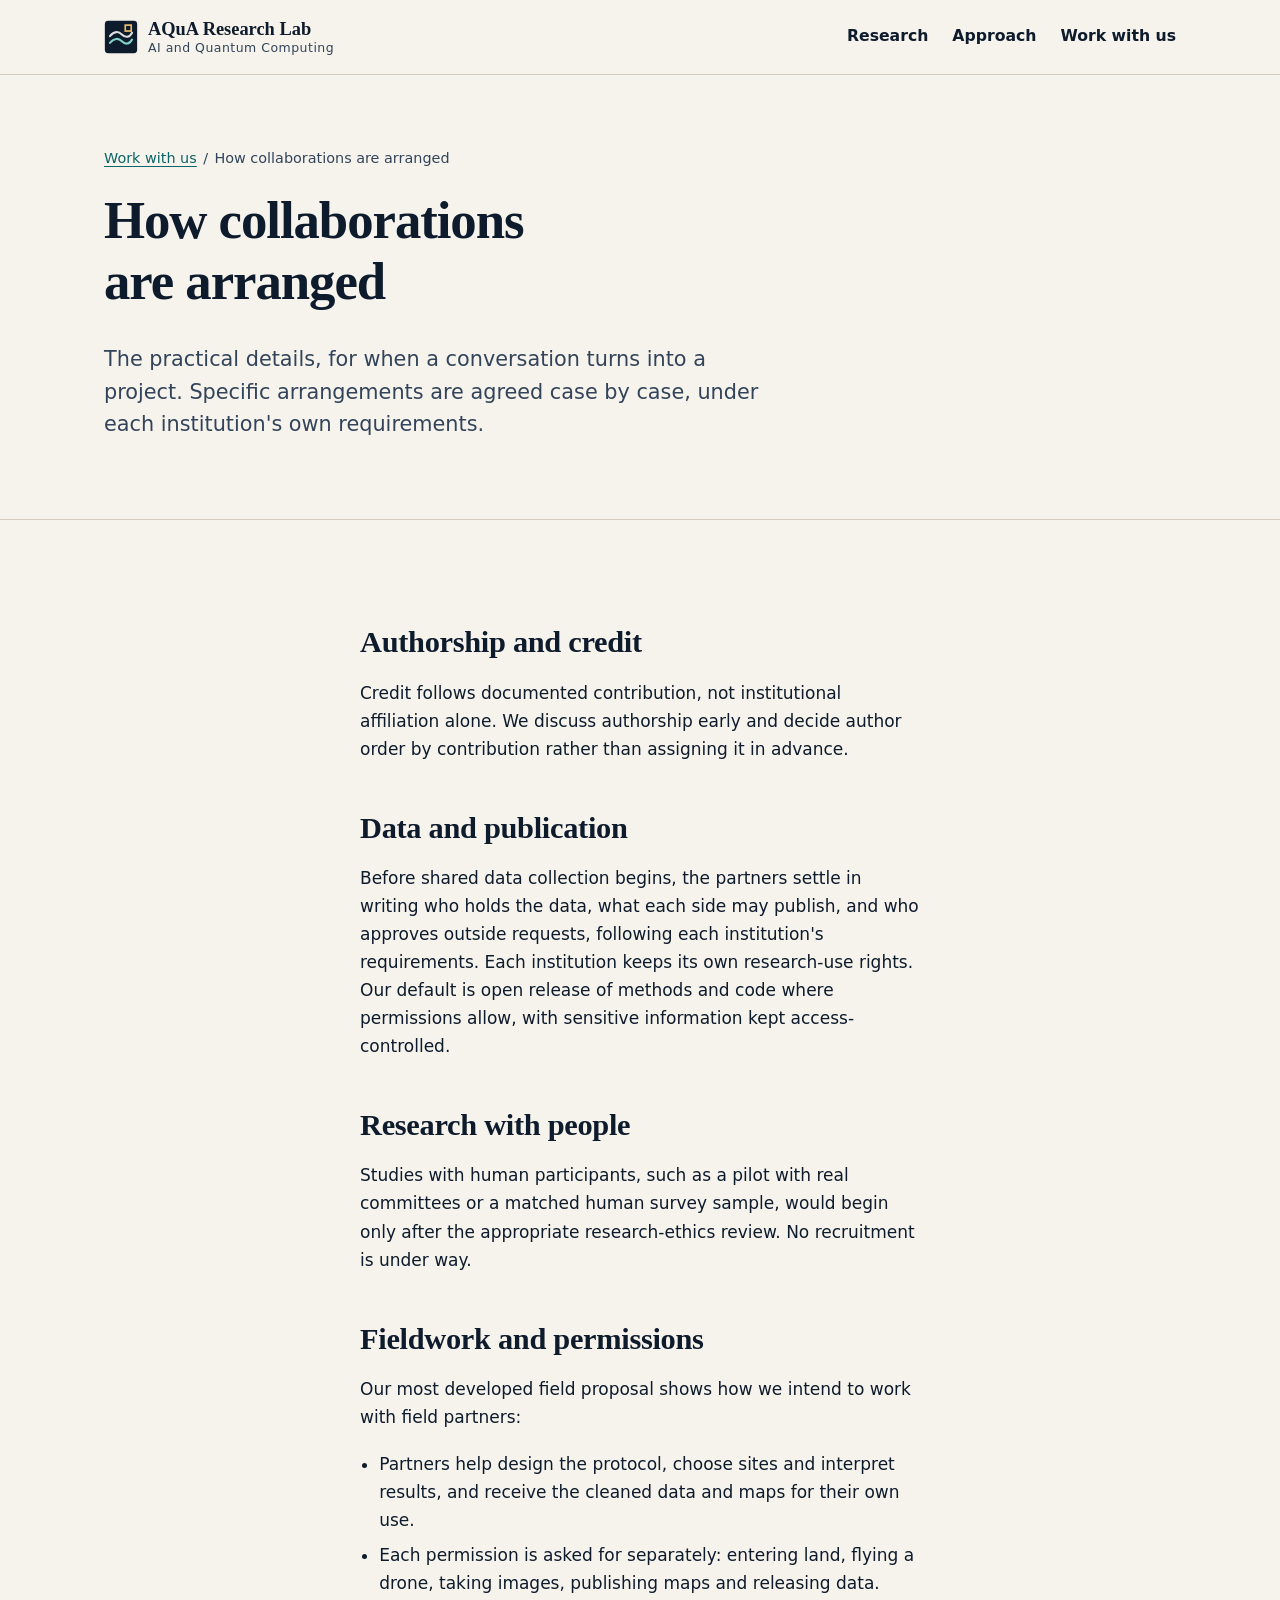
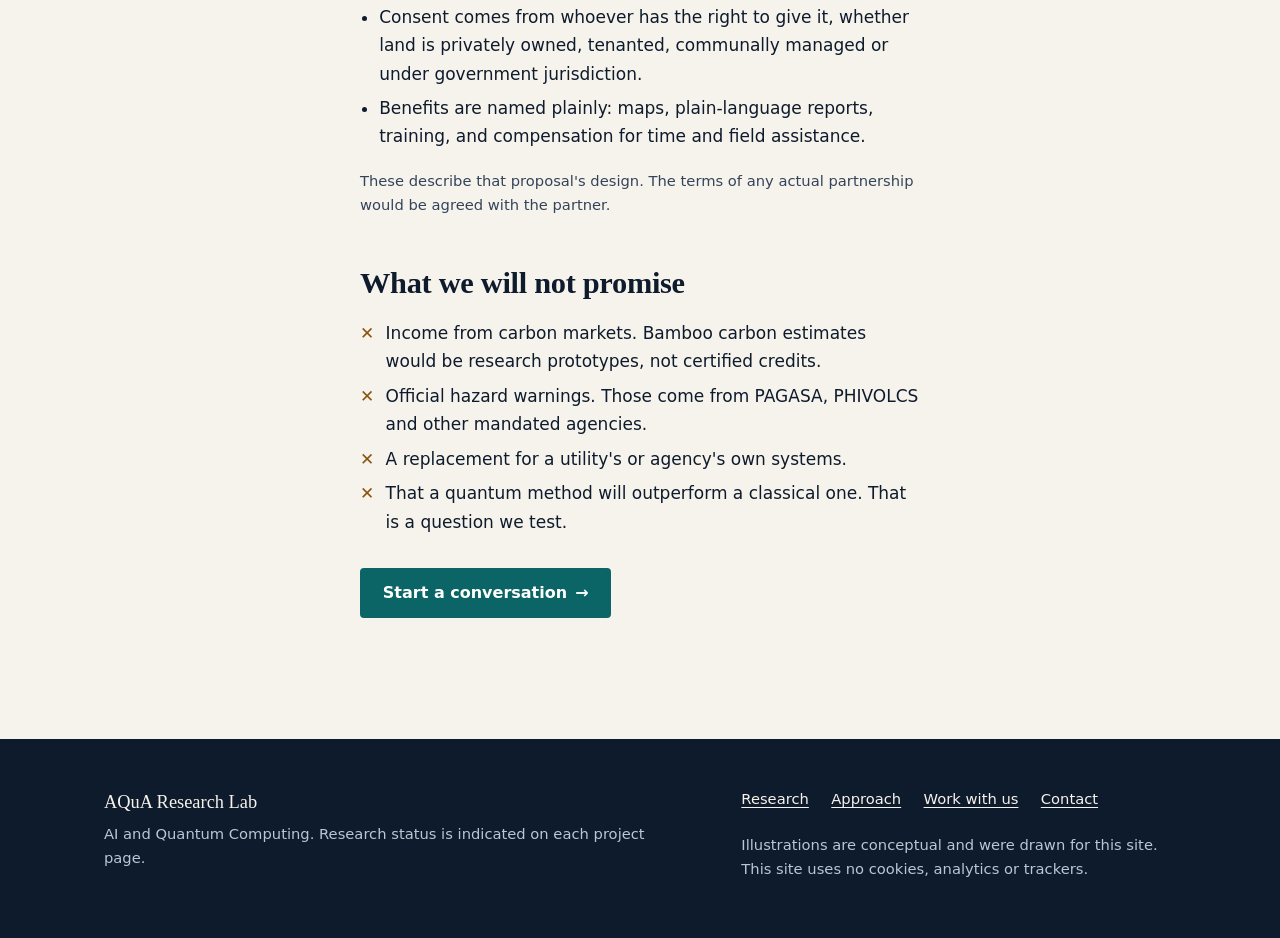
<file: collaboration-guide.html>
<!doctype html>
<html lang="en">
<head>
  <meta charset="utf-8">
  <meta name="viewport" content="width=device-width, initial-scale=1">
  <title>How collaborations are arranged — AQuA Research Lab</title>
  <meta name="description" content="How AQuA Research Lab approaches authorship, data, ethics review and field permissions when working with collaborators and partners.">
  <link rel="icon" href="assets/img/favicon.svg" type="image/svg+xml">
  <link rel="stylesheet" href="assets/css/site.css">
</head>
<body>
<a class="skip-link" href="#main">Skip to main content</a>

<header class="site-header">
  <div class="wrap">
    <a class="brand" href="index.html">
      <img class="brand-mark" src="assets/img/mark.svg" alt="" width="40" height="40">
      <span class="brand-text"><span class="brand-name">AQuA Research Lab</span><span class="brand-sub">AI and Quantum Computing</span></span>
    </a>
    <nav class="site-nav" aria-label="Main">
      <ul>
        <li><a href="research/index.html">Research</a></li>
        <li><a href="approach.html">Approach</a></li>
        <li><a href="work-with-us.html">Work with us</a></li>
      </ul>
    </nav>
  </div>
</header>

<main id="main">
  <section class="page-head">
    <div class="wrap">
      <nav class="breadcrumb" aria-label="Breadcrumb">
        <ol><li><a href="work-with-us.html">Work with us</a></li><li aria-current="page">How collaborations are arranged</li></ol>
      </nav>
      <h1>How collaborations are arranged</h1>
      <p class="lede">The practical details, for when a conversation turns into a project. Specific arrangements are agreed case by case, under each institution's own requirements.</p>
    </div>
  </section>

  <div class="section">
    <div class="wrap measure detail-body">
      <h2>Authorship and credit</h2>
      <p>Credit follows documented contribution, not institutional affiliation alone. We discuss authorship early and decide author order by contribution rather than assigning it in advance.</p>

      <h2>Data and publication</h2>
      <p>Before shared data collection begins, the partners settle in writing who holds the data, what each side may publish, and who approves outside requests, following each institution's requirements. Each institution keeps its own research-use rights. Our default is open release of methods and code where permissions allow, with sensitive information kept access-controlled.</p>

      <h2>Research with people</h2>
      <p>Studies with human participants, such as a pilot with real committees or a matched human survey sample, would begin only after the appropriate research-ethics review. No recruitment is under way.</p>

      <h2 id="field">Fieldwork and permissions</h2>
      <p>Our most developed field proposal shows how we intend to work with field partners:</p>
      <ul>
        <li>Partners help design the protocol, choose sites and interpret results, and receive the cleaned data and maps for their own use.</li>
        <li>Each permission is asked for separately: entering land, flying a drone, taking images, publishing maps and releasing data.</li>
        <li>Consent comes from whoever has the right to give it, whether land is privately owned, tenanted, communally managed or under government jurisdiction.</li>
        <li>Benefits are named plainly: maps, plain-language reports, training, and compensation for time and field assistance.</li>
      </ul>
      <p class="muted small">These describe that proposal's design. The terms of any actual partnership would be agreed with the partner.</p>

      <h2>What we will not promise</h2>
      <ul class="not-list">
        <li>Income from carbon markets. Bamboo carbon estimates would be research prototypes, not certified credits.</li>
        <li>Official hazard warnings. Those come from PAGASA, PHIVOLCS and other mandated agencies.</li>
        <li>A replacement for a utility's or agency's own systems.</li>
        <li>That a quantum method will outperform a classical one. That is a question we test.</li>
      </ul>

      <p class="actions"><a class="btn btn-primary arrow" href="work-with-us.html#contact">Start a conversation</a></p>
    </div>
  </div>
</main>

<footer class="site-footer">
  <div class="wrap footer-grid">
    <div>
      <p class="footer-name">AQuA Research Lab</p>
      <p>AI and Quantum Computing. Research status is indicated on each project page.</p>
    </div>
    <div>
      <ul>
        <li><a href="research/index.html">Research</a></li>
        <li><a href="approach.html">Approach</a></li>
        <li><a href="work-with-us.html">Work with us</a></li>
        <li><a href="work-with-us.html#contact">Contact</a></li>
      </ul>
      <p class="small" style="margin-top:1rem">Illustrations are conceptual and were drawn for this site. This site uses no cookies, analytics or trackers.</p>
    </div>
  </div>
</footer>
</body>
</html>
</file>
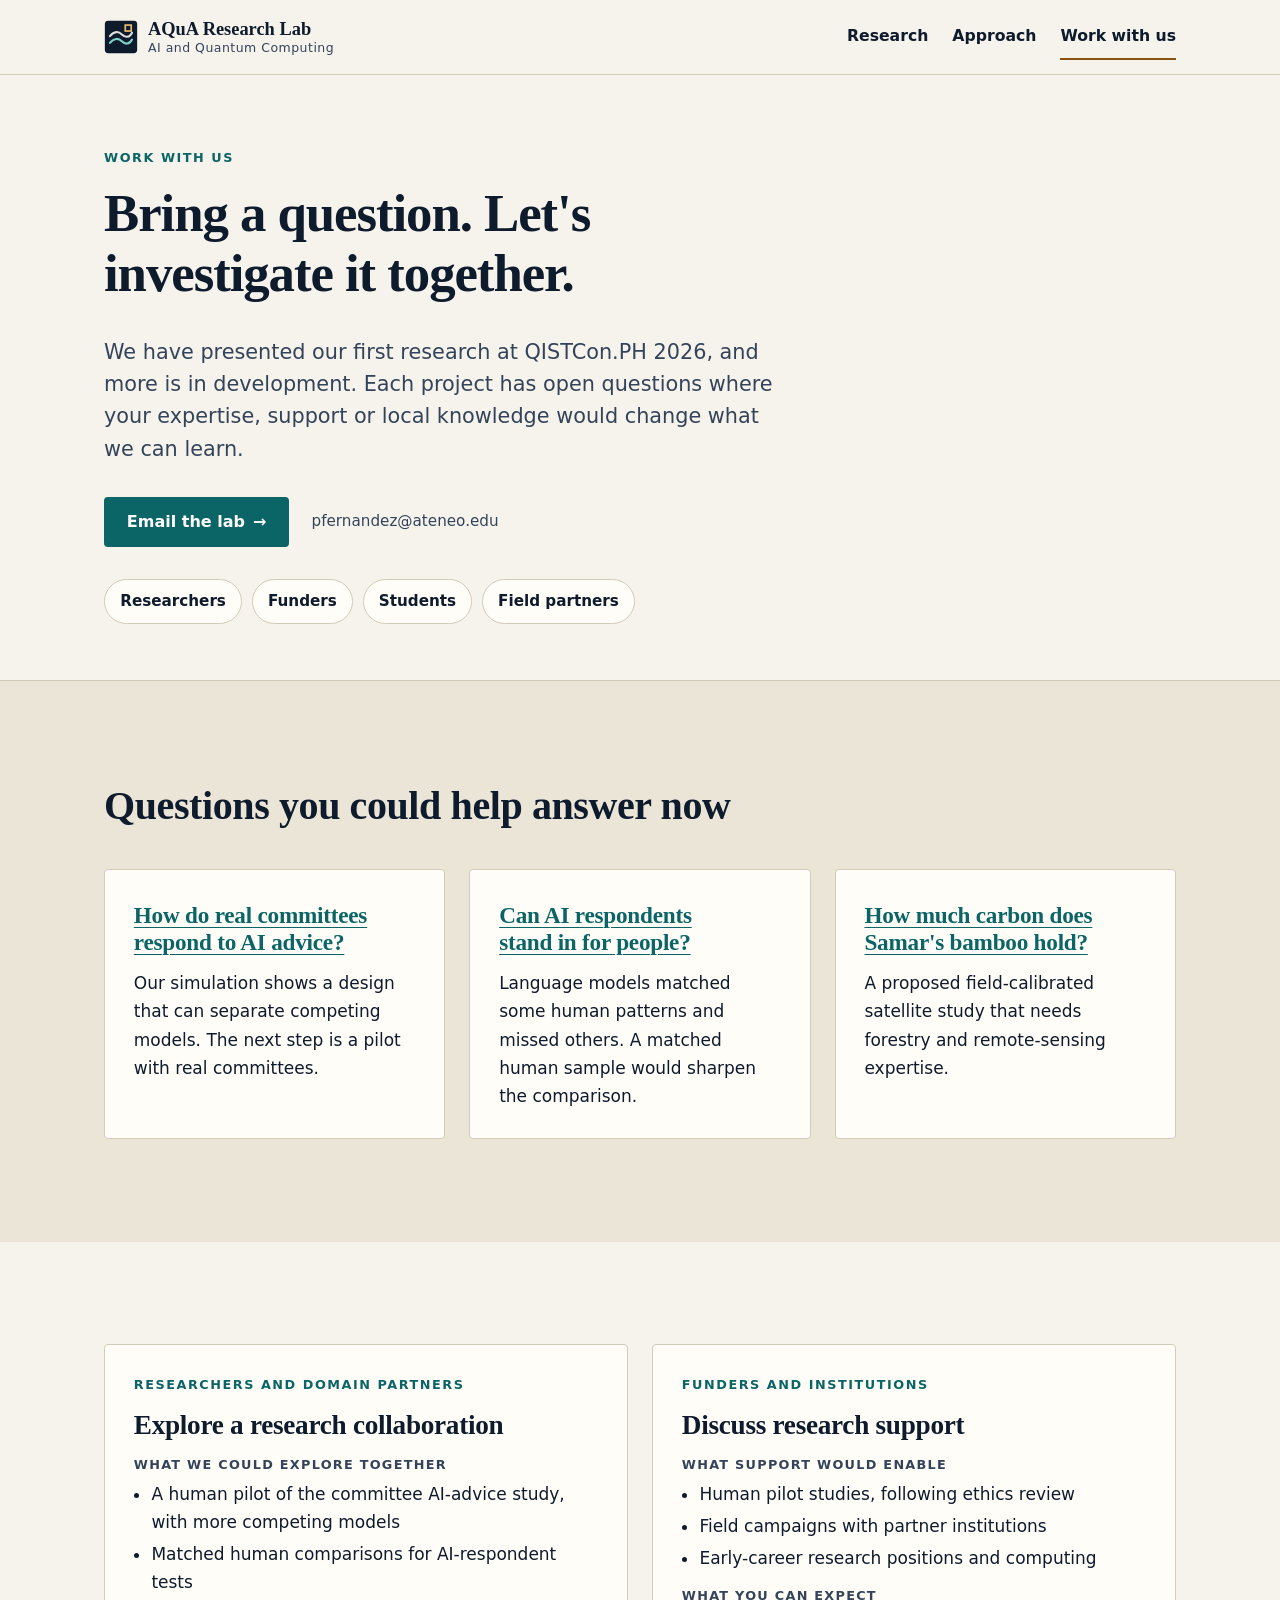
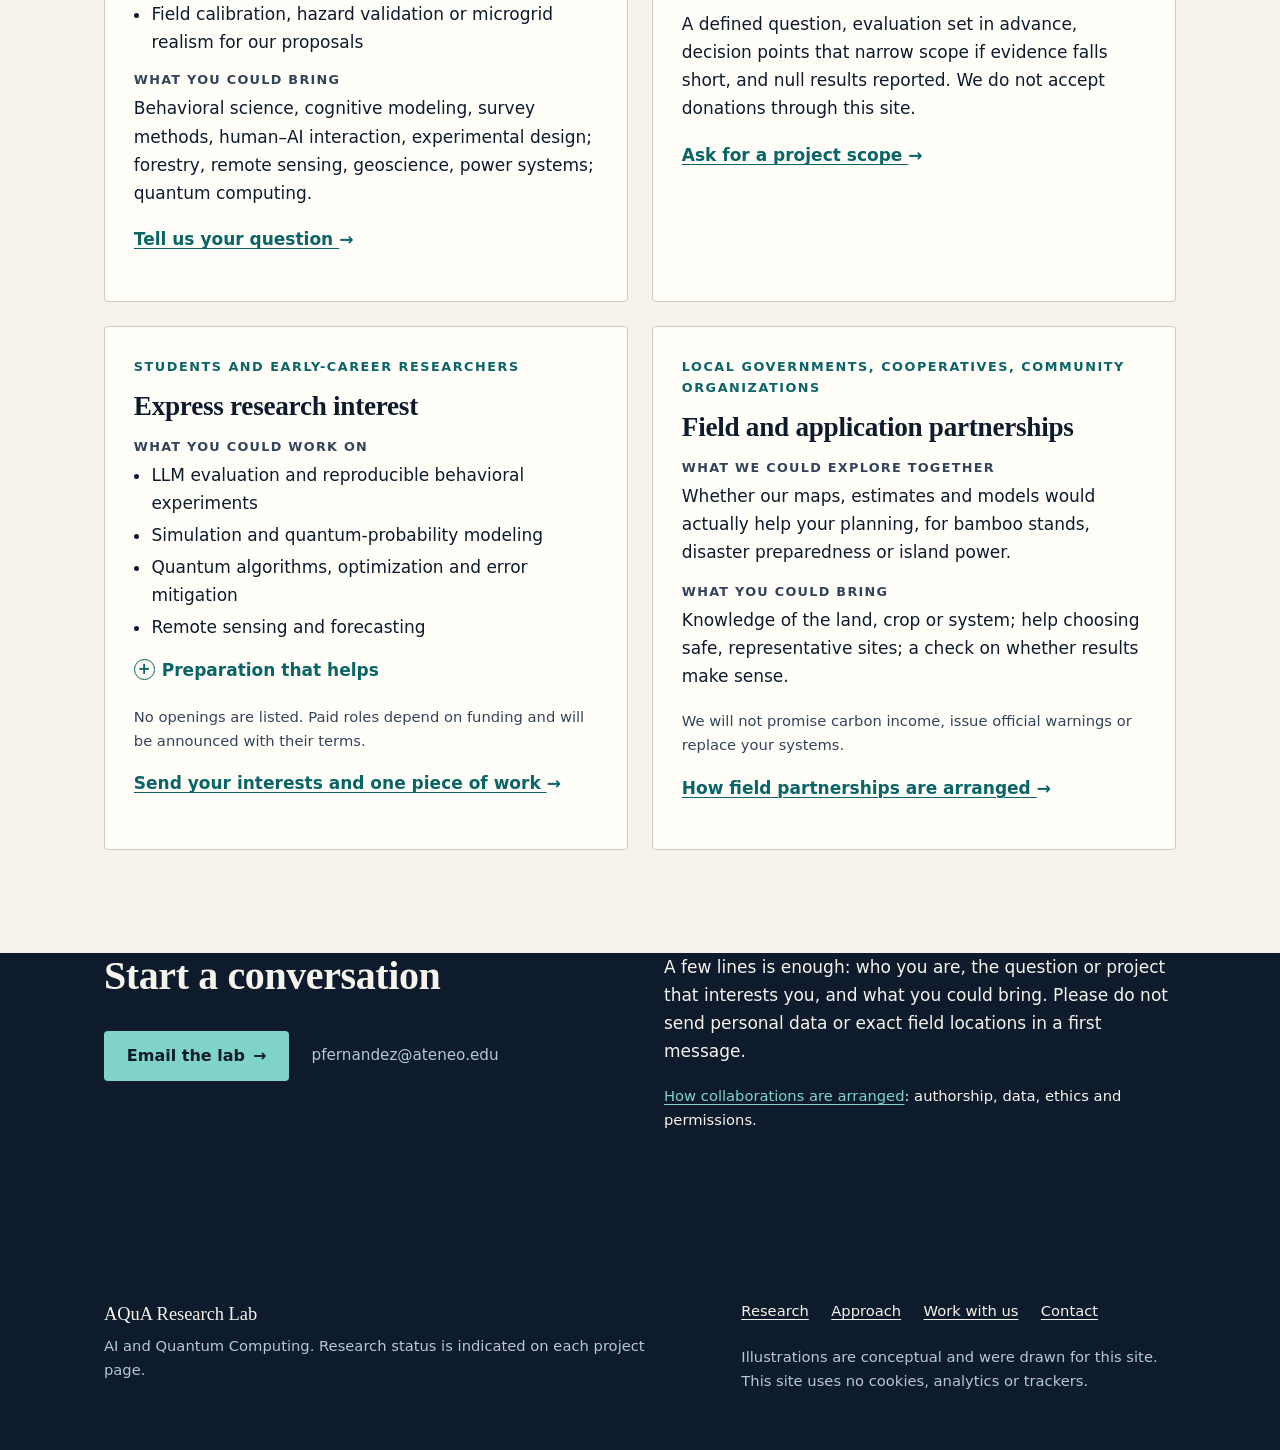
<file: work-with-us.html>
<!doctype html>
<html lang="en">
<head>
  <meta charset="utf-8">
  <meta name="viewport" content="width=device-width, initial-scale=1">
  <title>Work with us — AQuA Research Lab</title>
  <meta name="description" content="Collaborate with AQuA Research Lab on AI, quantum computing and models of decision-making: research collaborations, research support, student research interest and field partnerships.">
  <link rel="icon" href="assets/img/favicon.svg" type="image/svg+xml">
  <link rel="stylesheet" href="assets/css/site.css">
</head>
<body>
<a class="skip-link" href="#main">Skip to main content</a>

<header class="site-header">
  <div class="wrap">
    <a class="brand" href="index.html">
      <img class="brand-mark" src="assets/img/mark.svg" alt="" width="40" height="40">
      <span class="brand-text"><span class="brand-name">AQuA Research Lab</span><span class="brand-sub">AI and Quantum Computing</span></span>
    </a>
    <nav class="site-nav" aria-label="Main">
      <ul>
        <li><a href="research/index.html">Research</a></li>
        <li><a href="approach.html">Approach</a></li>
        <li><a href="work-with-us.html" aria-current="page">Work with us</a></li>
      </ul>
    </nav>
  </div>
</header>

<main id="main">
  <section class="page-head">
    <div class="wrap">
      <p class="eyebrow">Work with us</p>
      <h1>Bring a question. Let's investigate it together.</h1>
      <p class="lede">We have presented our first research at QISTCon.PH 2026, and more is in development. Each project has open questions where your expertise, support or local knowledge would change what we can learn.</p>
      <!-- CONTACT: the address appears here and in #contact below. Change both if it changes. -->
      <div class="contact-strip">
        <a class="btn btn-primary arrow" href="mailto:pfernandez@ateneo.edu?subject=AQuA%20Research%20Lab%20enquiry">Email the lab</a>
        <span class="addr">pfernandez@ateneo.edu</span>
      </div>
      <ul class="jump-links" aria-label="Choose your pathway">
        <li><a href="#collaborate">Researchers</a></li>
        <li><a href="#support">Funders</a></li>
        <li><a href="#join">Students</a></li>
        <li><a href="#field">Field partners</a></li>
      </ul>
    </div>
  </section>

  <section class="section band" aria-labelledby="examples-title">
    <div class="wrap">
      <div class="section-head">
        <h2 id="examples-title">Questions you could help answer now</h2>
      </div>
      <div class="grid-3">
        <div class="card">
          <h3><a href="research/does-measuring-a-decision-change-it.html">How do real committees respond to AI advice?</a></h3>
          <p>Our simulation shows a design that can separate competing models. The next step is a pilot with real committees.</p>
        </div>
        <div class="card">
          <h3><a href="research/do-ai-respondents-show-quantum-signatures.html">Can AI respondents stand in for people?</a></h3>
          <p>Language models matched some human patterns and missed others. A matched human sample would sharpen the comparison.</p>
        </div>
        <div class="card">
          <h3><a href="research/kawayan-carbon-from-orbit.html">How much carbon does Samar's bamboo hold?</a></h3>
          <p>A proposed field-calibrated satellite study that needs forestry and remote-sensing expertise.</p>
        </div>
      </div>
    </div>
  </section>

  <section class="section" aria-label="Pathways">
    <div class="wrap pathway-grid">

      <section class="pathway-block" id="collaborate" aria-labelledby="collab-title">
        <p class="eyebrow">Researchers and domain partners</p>
        <h2 id="collab-title">Explore a research collaboration</h2>
        <h3>What we could explore together</h3>
        <ul>
          <li>A human pilot of the committee AI-advice study, with more competing models</li>
          <li>Matched human comparisons for AI-respondent tests</li>
          <li>Field calibration, hazard validation or microgrid realism for our proposals</li>
        </ul>
        <h3>What you could bring</h3>
        <p>Behavioral science, cognitive modeling, survey methods, human–AI interaction, experimental design; forestry, remote sensing, geoscience, power systems; quantum computing.</p>
        <p class="next"><a class="arrow" href="#contact">Tell us your question </a></p>
      </section>

      <section class="pathway-block" id="support" aria-labelledby="support-title">
        <p class="eyebrow">Funders and institutions</p>
        <h2 id="support-title">Discuss research support</h2>
        <h3>What support would enable</h3>
        <ul>
          <li>Human pilot studies, following ethics review</li>
          <li>Field campaigns with partner institutions</li>
          <li>Early-career research positions and computing</li>
        </ul>
        <h3>What you can expect</h3>
        <p>A defined question, evaluation set in advance, decision points that narrow scope if evidence falls short, and null results reported. We do not accept donations through this site.</p>
        <p class="next"><a class="arrow" href="#contact">Ask for a project scope </a></p>
      </section>

      <section class="pathway-block" id="join" aria-labelledby="join-title">
        <p class="eyebrow">Students and early-career researchers</p>
        <h2 id="join-title">Express research interest</h2>
        <h3>What you could work on</h3>
        <ul>
          <li>LLM evaluation and reproducible behavioral experiments</li>
          <li>Simulation and quantum-probability modeling</li>
          <li>Quantum algorithms, optimization and error mitigation</li>
          <li>Remote sensing and forecasting</li>
        </ul>
        <details class="more">
          <summary>Preparation that helps</summary>
          <div class="more-body">
            <ul>
              <li>Python, and code that others can rerun</li>
              <li>Statistics, experimental design and machine learning evaluation</li>
              <li>Linear algebra and probability; for quantum work, Qiskit or PennyLane basics</li>
              <li>For remote sensing, Google Earth Engine, GDAL or QGIS</li>
            </ul>
          </div>
        </details>
        <p class="small muted">No openings are listed. Paid roles depend on funding and will be announced with their terms.</p>
        <p class="next"><a class="arrow" href="#contact">Send your interests and one piece of work </a></p>
      </section>

      <section class="pathway-block" id="field" aria-labelledby="field-title">
        <p class="eyebrow">Local governments, cooperatives, community organizations</p>
        <h2 id="field-title">Field and application partnerships</h2>
        <h3>What we could explore together</h3>
        <p>Whether our maps, estimates and models would actually help your planning, for bamboo stands, disaster preparedness or island power.</p>
        <h3>What you could bring</h3>
        <p>Knowledge of the land, crop or system; help choosing safe, representative sites; a check on whether results make sense.</p>
        <p class="small muted">We will not promise carbon income, issue official warnings or replace your systems.</p>
        <p class="next"><a class="arrow" href="collaboration-guide.html#field">How field partnerships are arranged </a></p>
      </section>

    </div>
  </section>

  <section class="section band-ink" id="contact" aria-labelledby="contact-title">
    <div class="wrap grid-2" style="gap:3rem">
      <div>
        <h2 id="contact-title">Start a conversation</h2>
        <div class="contact-strip">
          <a class="btn btn-primary arrow" href="mailto:pfernandez@ateneo.edu?subject=AQuA%20Research%20Lab%20enquiry">Email the lab</a>
          <span class="addr">pfernandez@ateneo.edu</span>
        </div>
      </div>
      <div>
        <p>A few lines is enough: who you are, the question or project that interests you, and what you could bring. Please do not send personal data or exact field locations in a first message.</p>
        <p class="small"><a href="collaboration-guide.html">How collaborations are arranged</a>: authorship, data, ethics and permissions.</p>
      </div>
    </div>
  </section>
</main>

<footer class="site-footer">
  <div class="wrap footer-grid">
    <div>
      <p class="footer-name">AQuA Research Lab</p>
      <p>AI and Quantum Computing. Research status is indicated on each project page.</p>
    </div>
    <div>
      <ul>
        <li><a href="research/index.html">Research</a></li>
        <li><a href="approach.html">Approach</a></li>
        <li><a href="work-with-us.html">Work with us</a></li>
        <li><a href="work-with-us.html#contact">Contact</a></li>
      </ul>
      <p class="small" style="margin-top:1rem">Illustrations are conceptual and were drawn for this site. This site uses no cookies, analytics or trackers.</p>
    </div>
  </div>
</footer>
</body>
</html>
</file>
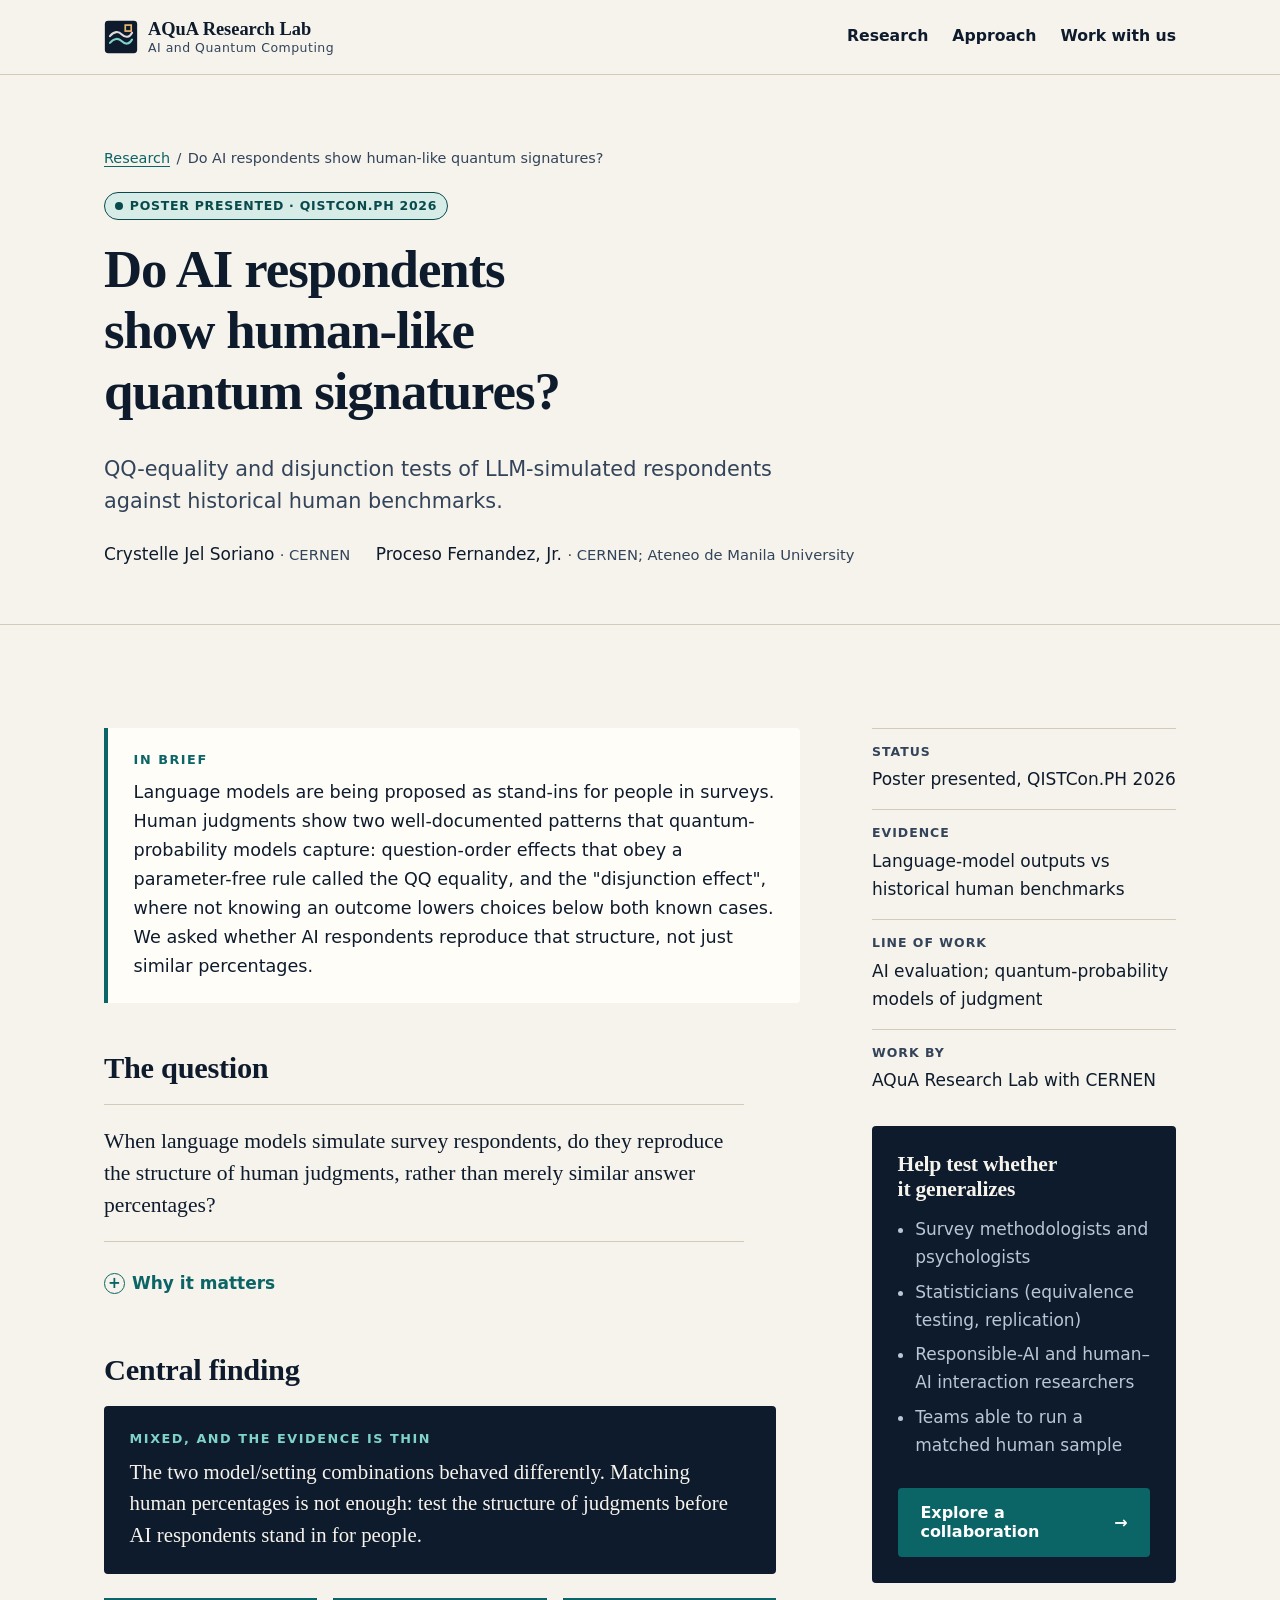
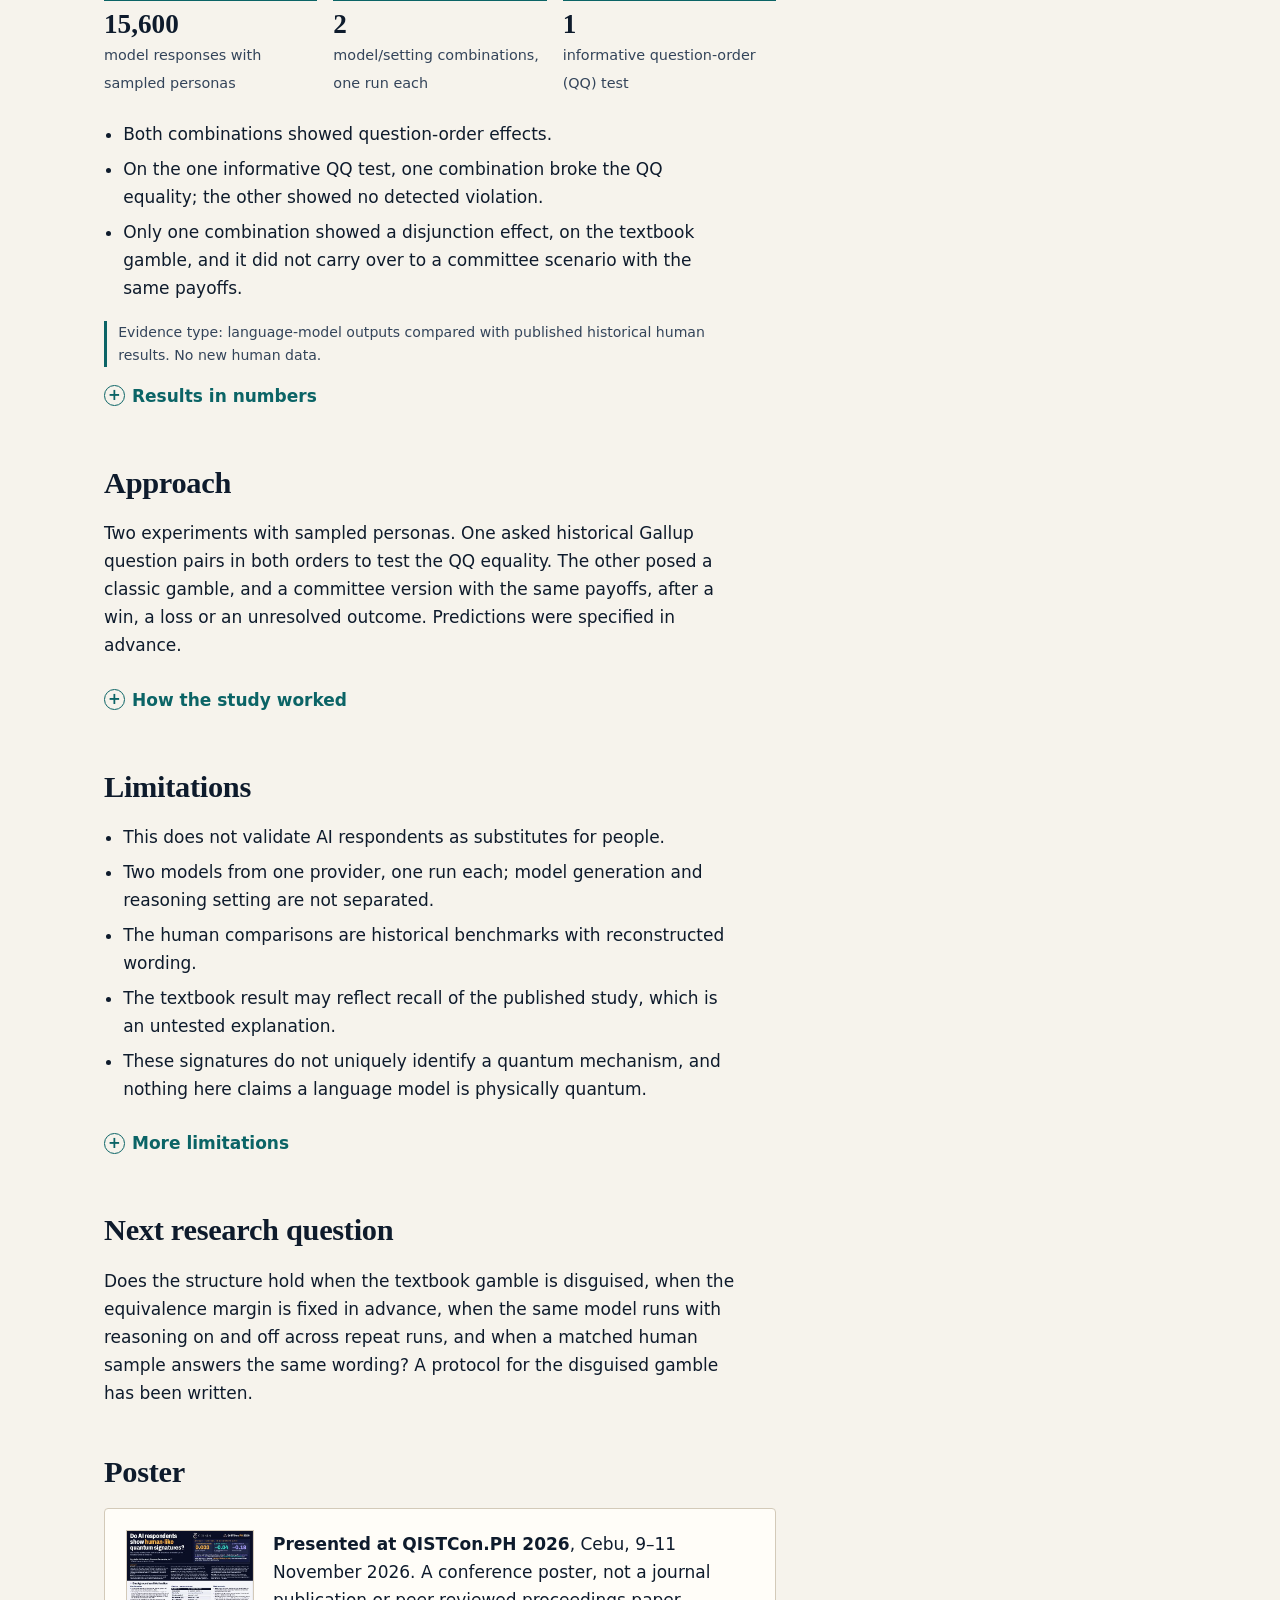
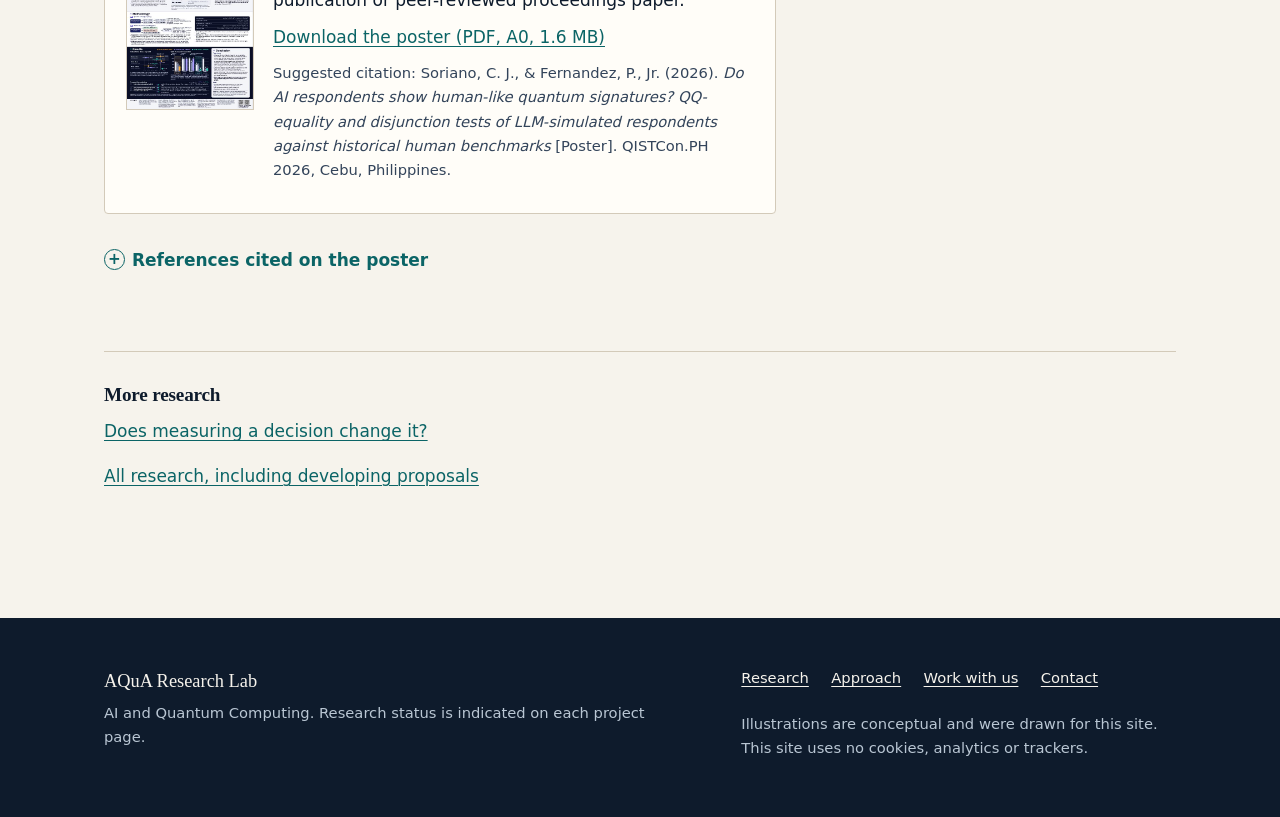
<file: research/do-ai-respondents-show-quantum-signatures.html>
<!doctype html>
<html lang="en">
<head>
  <meta charset="utf-8">
  <meta name="viewport" content="width=device-width, initial-scale=1">
  <title>Do AI respondents show human-like quantum signatures? — AQuA Research Lab</title>
  <meta name="description" content="Poster presented at QISTCon.PH 2026: QQ-equality and disjunction tests of LLM-simulated respondents against historical human benchmarks, by Crystelle Jel Soriano and Proceso Fernandez, Jr.">
  <link rel="icon" href="../assets/img/favicon.svg" type="image/svg+xml">
  <link rel="stylesheet" href="../assets/css/site.css">
</head>
<body>
<a class="skip-link" href="#main">Skip to main content</a>

<header class="site-header">
  <div class="wrap">
    <a class="brand" href="../index.html">
      <img class="brand-mark" src="../assets/img/mark.svg" alt="" width="40" height="40">
      <span class="brand-text"><span class="brand-name">AQuA Research Lab</span><span class="brand-sub">AI and Quantum Computing</span></span>
    </a>
    <nav class="site-nav" aria-label="Main">
      <ul>
        <li><a href="index.html">Research</a></li>
        <li><a href="../approach.html">Approach</a></li>
        <li><a href="../work-with-us.html">Work with us</a></li>
      </ul>
    </nav>
  </div>
</header>

<main id="main">
  <section class="page-head">
    <div class="wrap">
      <nav class="breadcrumb" aria-label="Breadcrumb">
        <ol><li><a href="index.html">Research</a></li><li aria-current="page">Do AI respondents show human-like quantum signatures?</li></ol>
      </nav>
      <span class="status status-presented">Poster presented · QISTCon.PH 2026</span>
      <h1 style="margin-top:1.2rem">Do AI respondents show human-like quantum signatures?</h1>
      <p class="lede">QQ-equality and disjunction tests of LLM-simulated respondents against historical human benchmarks.</p>
      <ul class="author-list" aria-label="Authors, in poster order">
        <li>Crystelle Jel Soriano <span class="aff">· CERNEN</span></li>
        <li>Proceso Fernandez, Jr. <span class="aff">· CERNEN; Ateneo de Manila University</span></li>
      </ul>
    </div>
  </section>

  <div class="section">
    <div class="wrap detail-layout">
      <article class="detail-body">
        <section class="in-brief" aria-labelledby="brief">
          <h2 id="brief">In brief</h2>
          <p>Language models are being proposed as stand-ins for people in surveys. Human judgments show two well-documented patterns that quantum-probability models capture: question-order effects that obey a parameter-free rule called the QQ equality, and the "disjunction effect", where not knowing an outcome lowers choices below both known cases. We asked whether AI respondents reproduce that structure, not just similar percentages.</p>
        </section>

        <h2>The question</h2>
        <p class="question-block">When language models simulate survey respondents, do they reproduce the structure of human judgments, rather than merely similar answer percentages?</p>
        <details class="more">
          <summary>Why it matters</summary>
          <div class="more-body">
            <p>Simulated respondents, sometimes called "silicon samples", are being proposed as stand-ins for people (Argyle et al., 2023). Showing a human-like effect is not the same as having human-like structure. The closest prior work tested the QQ equality on one open model via next-token probabilities and found its answers too deterministic to judge (Kang, 2026, preprint). This study sampled many personas instead.</p>
          </div>
        </details>

        <h2>Central finding</h2>
        <div class="finding">
          <p class="eyebrow">Mixed, and the evidence is thin</p>
          <p>The two model/setting combinations behaved differently. Matching human percentages is not enough: test the structure of judgments before AI respondents stand in for people.</p>
        </div>
        <div class="stat-row">
          <div class="stat"><strong>15,600</strong><span>model responses with sampled personas</span></div>
          <div class="stat"><strong>2</strong><span>model/setting combinations, one run each</span></div>
          <div class="stat"><strong>1</strong><span>informative question-order (QQ) test</span></div>
        </div>
        <ul>
          <li>Both combinations showed question-order effects.</li>
          <li>On the one informative QQ test, one combination broke the QQ equality; the other showed no detected violation.</li>
          <li>Only one combination showed a disjunction effect, on the textbook gamble, and it did not carry over to a committee scenario with the same payoffs.</li>
        </ul>
        <p class="evidence-note">Evidence type: language-model outputs compared with published historical human results. No new human data.</p>
        <details class="more">
          <summary>Results in numbers</summary>
          <div class="more-body">
            <p>Model names are given exactly as reported on the poster: API aliases <code>gemini-2.5-flash</code> (thinking off) and <code>gemini-3.8-flash</code> (reasoning on), run 8–9 November 2026 at temperature 1. They should not be read as describing other versions or current products.</p>
            <ul>
              <li><strong>QQ test (Clinton–Gore).</strong> 2.5 Flash broke the equality: q = −0.18, 95% CI excludes 0 (historical human |q| = 0.003). 3.8 Flash showed no detected violation: q = −0.04, 95% CI −0.10 to 0.02; post hoc equivalence was supported at a ±0.09 margin (90% CI −0.087 to 0.007). Equivalence to the human value was not tested.</li>
              <li><strong>Control (Rose–Jackson, background text before each question).</strong> 3.8 Flash's q excluded 0 but was small and positive (+0.03), whereas the human deviation was negative (|q| = 0.15).</li>
              <li><strong>Disjunction.</strong> 3.8 Flash chose to play (or approve) after a win / loss / unresolved outcome at 56% / 48% / 14% on the textbook gamble (D = 0.34; historical human benchmark 69% / 59% / 36%, D = 0.23), but 99% / 20% / 19% in the same-payoff committee version.</li>
              <li><strong>Post hoc.</strong> All four QQ violations (one saturated) survive Bonferroni correction over six tests (max adjusted p = .002).</li>
            </ul>
          </div>
        </details>

        <h2>Approach</h2>
        <p>Two experiments with sampled personas. One asked historical Gallup question pairs in both orders to test the QQ equality. The other posed a classic gamble, and a committee version with the same payoffs, after a win, a loss or an unresolved outcome. Predictions were specified in advance.</p>
        <details class="more">
          <summary>How the study worked</summary>
          <div class="more-body">
            <ul>
              <li><strong>Experiment 1, question order.</strong> Three Gallup question pairs (Moore, 2002), each asked in both orders, with 500 personas ("US adult, late 1990s") per order per model; the second question was asked in the same chat. Clinton–Gore and White–Black were asked back to back. White–Black turned out saturated, so Clinton–Gore was the one informative test. Rose–Jackson, with background text before each question, was the control, where the QQ equality is not expected to hold.</li>
              <li><strong>Experiment 2, what-if choices.</strong> The Tversky–Shafir gamble (50% win $200 / 50% lose $100) and a committee version (approving a second round after a pilot result that was strong, weak or not yet known), with 300 personas per condition per model in separate chats.</li>
              <li><strong>Inference.</strong> Targets each model's answer distribution under the sampled personas and prompts, not a human population. Persona-paired standard errors were also checked.</li>
            </ul>
          </div>
        </details>

        <h2>Limitations</h2>
        <ul>
          <li>This does not validate AI respondents as substitutes for people.</li>
          <li>Two models from one provider, one run each; model generation and reasoning setting are not separated.</li>
          <li>The human comparisons are historical benchmarks with reconstructed wording.</li>
          <li>The textbook result may reflect recall of the published study, which is an untested explanation.</li>
          <li>These signatures do not uniquely identify a quantum mechanism, and nothing here claims a language model is physically quantum.</li>
        </ul>
        <details class="more">
          <summary>More limitations</summary>
          <div class="more-body">
            <ul>
              <li>Personas are not people, and the "late 1990s" anchor lets models use hindsight and recalled poll figures.</li>
              <li>Yes/No answer order was not counterbalanced.</li>
              <li>The QQ conclusion rests on one question pair.</li>
              <li>A large human replication did not reproduce the original gamble effect (Ziano et al., 2021).</li>
            </ul>
          </div>
        </details>

        <h2>Next research question</h2>
        <p>Does the structure hold when the textbook gamble is disguised, when the equivalence margin is fixed in advance, when the same model runs with reasoning on and off across repeat runs, and when a matched human sample answers the same wording? A protocol for the disguised gamble has been written.</p>

        <h2>Poster</h2>
        <div class="poster-access">
          <img src="../assets/posters/soriano-fernandez-2026-qistcon-ai-respondents-quantum-signatures-thumb.jpg" width="453" height="640" alt="Thumbnail of the A0 poster: a dark header with the key Clinton–Gore result, followed by sections on background, methodology, results charts and conclusions.">
          <div>
            <p><strong>Presented at QISTCon.PH 2026</strong>, Cebu, 9–11 November 2026. A conference poster, not a journal publication or peer-reviewed proceedings paper.</p>
            <p><a href="../assets/posters/soriano-fernandez-2026-qistcon-ai-respondents-quantum-signatures.pdf" download>Download the poster (PDF, A0, 1.6 MB)</a></p>
            <p class="small muted">Suggested citation: Soriano, C. J., &amp; Fernandez, P., Jr. (2026). <i>Do AI respondents show human-like quantum signatures? QQ-equality and disjunction tests of LLM-simulated respondents against historical human benchmarks</i> [Poster]. QISTCon.PH 2026, Cebu, Philippines.</p>
          </div>
        </div>

        <details class="more" style="margin-top:1.5rem">
          <summary>References cited on the poster</summary>
          <div class="more-body small">
            <ul>
              <li>Argyle, L. P., et al. (2023). Out of one, many: Using language models to simulate human samples. Political Analysis, 31(3), 337–351. <a href="https://doi.org/10.1017/pan.2023.2">doi:10.1017/pan.2023.2</a></li>
              <li>Broekaert, J. B., Busemeyer, J. R., &amp; Pothos, E. M. (2020). The disjunction effect in two-stage simulated gambles. Cognitive Psychology, 117, 101262. <a href="https://doi.org/10.1016/j.cogpsych.2019.101262">doi:10.1016/j.cogpsych.2019.101262</a></li>
              <li>Kang, P. (2026). Auditing question-order effects in large language models with the QQ equality: Mechanism characterization and a saturation caveat. arXiv:2607.17219 (preprint).</li>
              <li>Moore, D. W. (2002). Measuring new types of question-order effects. Public Opinion Quarterly, 66(1), 80–91. <a href="https://doi.org/10.1086/338631">doi:10.1086/338631</a></li>
              <li>Pothos, E. M., &amp; Busemeyer, J. R. (2022). Quantum cognition. Annual Review of Psychology, 73, 749–778. <a href="https://doi.org/10.1146/annurev-psych-033020-123501">doi:10.1146/annurev-psych-033020-123501</a></li>
              <li>Tversky, A., &amp; Shafir, E. (1992). The disjunction effect in choice under uncertainty. Psychological Science, 3(5), 305–309.</li>
              <li>Wang, Z., Solloway, T., Shiffrin, R. M., &amp; Busemeyer, J. R. (2014). Context effects produced by question orders reveal quantum nature of human judgments. PNAS, 111(26), 9431–9436. <a href="https://doi.org/10.1073/pnas.1407756111">doi:10.1073/pnas.1407756111</a></li>
              <li>Ziano, I., et al. (2021). Replication: Revisiting Tversky and Shafir's (1992) disjunction effect. Journal of Economic Psychology, 83, 102350. <a href="https://doi.org/10.1016/j.joep.2020.102350">doi:10.1016/j.joep.2020.102350</a></li>
            </ul>
          </div>
        </details>
      </article>

      <aside class="detail-aside" aria-label="Summary and how to help">
        <dl class="fact-list">
          <div><dt>Status</dt><dd>Poster presented, QISTCon.PH 2026</dd></div>
          <div><dt>Evidence</dt><dd>Language-model outputs vs historical human benchmarks</dd></div>
          <div><dt>Line of work</dt><dd>AI evaluation; quantum-probability models of judgment</dd></div>
          <div><dt>Work by</dt><dd>AQuA Research Lab with CERNEN</dd></div>
        </dl>
        <div class="help-box" style="margin-top:2rem">
          <h2>Help test whether it generalizes</h2>
          <ul>
            <li>Survey methodologists and psychologists</li>
            <li>Statisticians (equivalence testing, replication)</li>
            <li>Responsible-AI and human–AI interaction researchers</li>
            <li>Teams able to run a matched human sample</li>
          </ul>
          <a class="btn btn-primary arrow" href="../work-with-us.html#collaborate">Explore a collaboration</a>
        </div>
      </aside>
    </div>

    <div class="wrap">
      <nav class="next-projects" aria-labelledby="more-title">
        <h2 id="more-title" style="font-size:1.2rem">More research</h2>
        <ul>
          <li><a href="does-measuring-a-decision-change-it.html">Does measuring a decision change it?</a></li>
          <li><a href="index.html">All research, including developing proposals</a></li>
        </ul>
      </nav>
    </div>
  </div>
</main>

<footer class="site-footer">
  <div class="wrap footer-grid">
    <div>
      <p class="footer-name">AQuA Research Lab</p>
      <p>AI and Quantum Computing. Research status is indicated on each project page.</p>
    </div>
    <div>
      <ul>
        <li><a href="index.html">Research</a></li>
        <li><a href="../approach.html">Approach</a></li>
        <li><a href="../work-with-us.html">Work with us</a></li>
        <li><a href="../work-with-us.html#contact">Contact</a></li>
      </ul>
      <p class="small" style="margin-top:1rem">Illustrations are conceptual and were drawn for this site. This site uses no cookies, analytics or trackers.</p>
    </div>
  </div>
</footer>
</body>
</html>
</file>
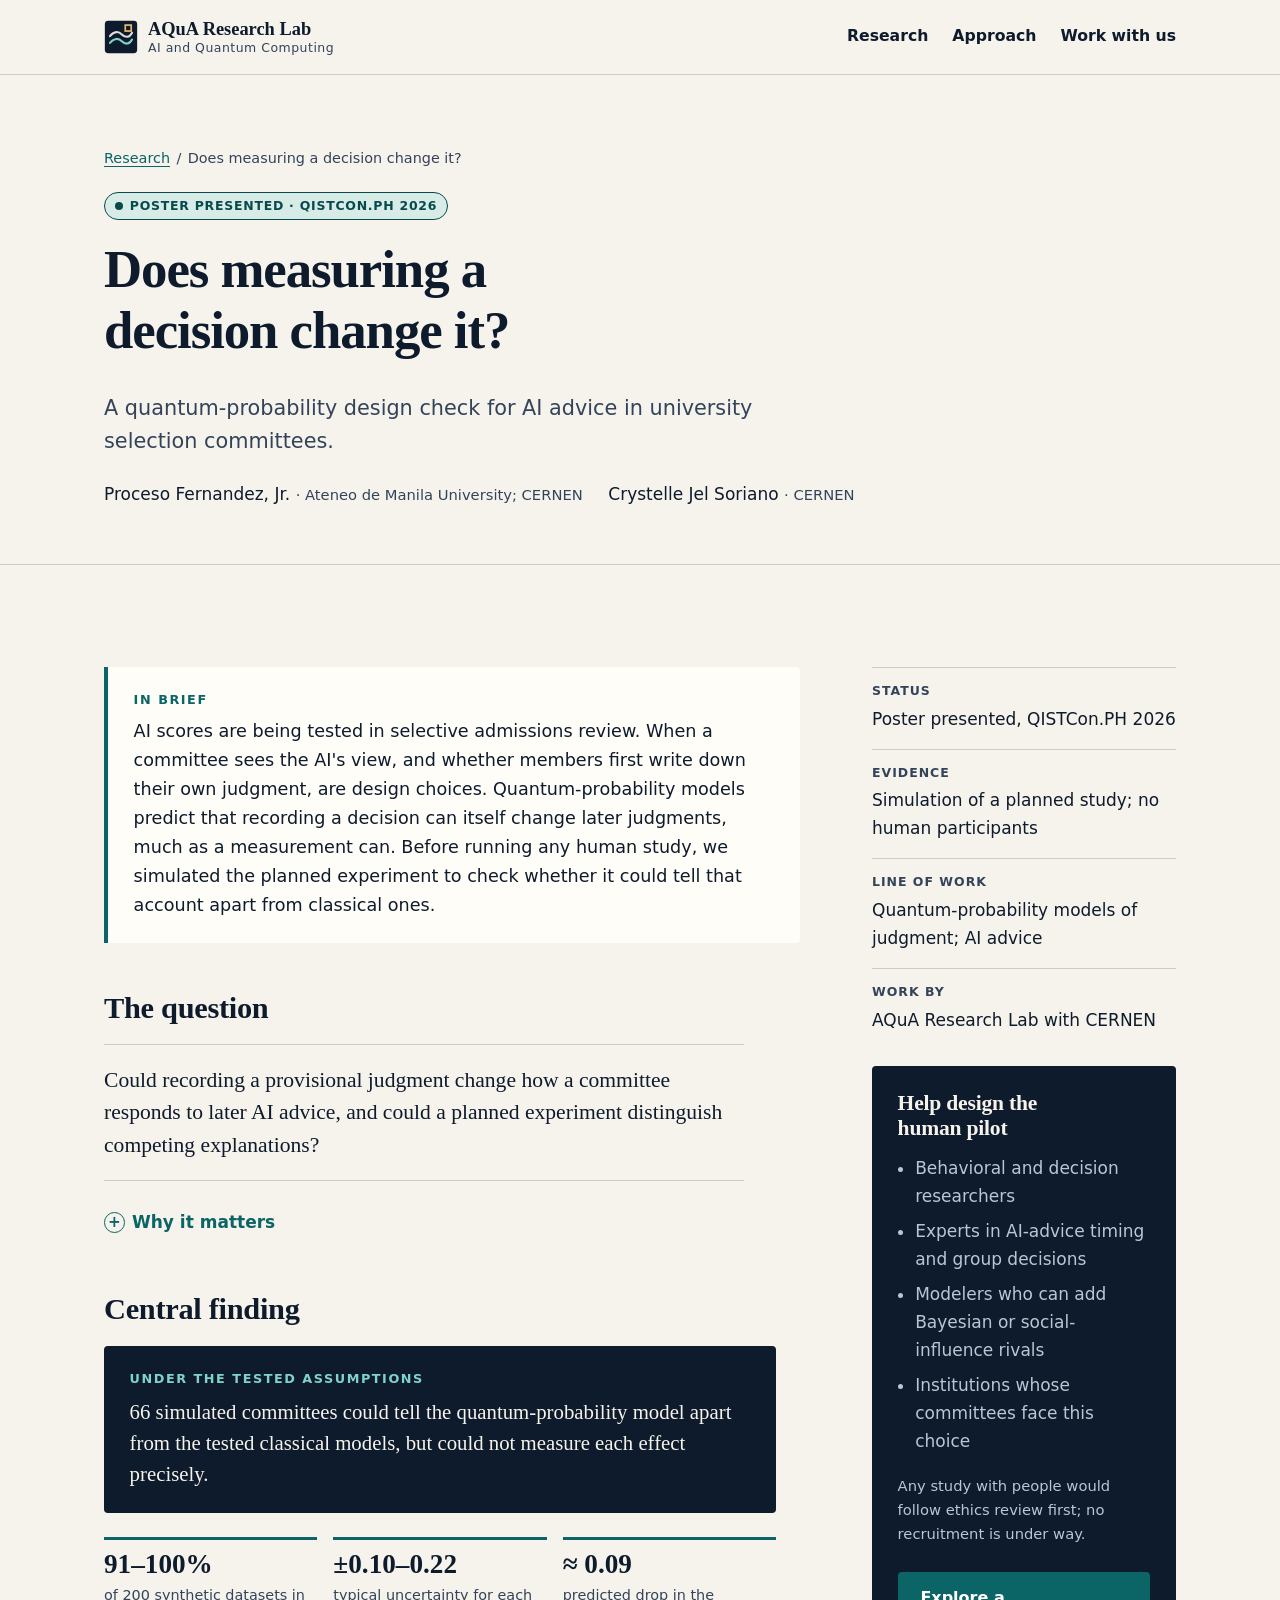
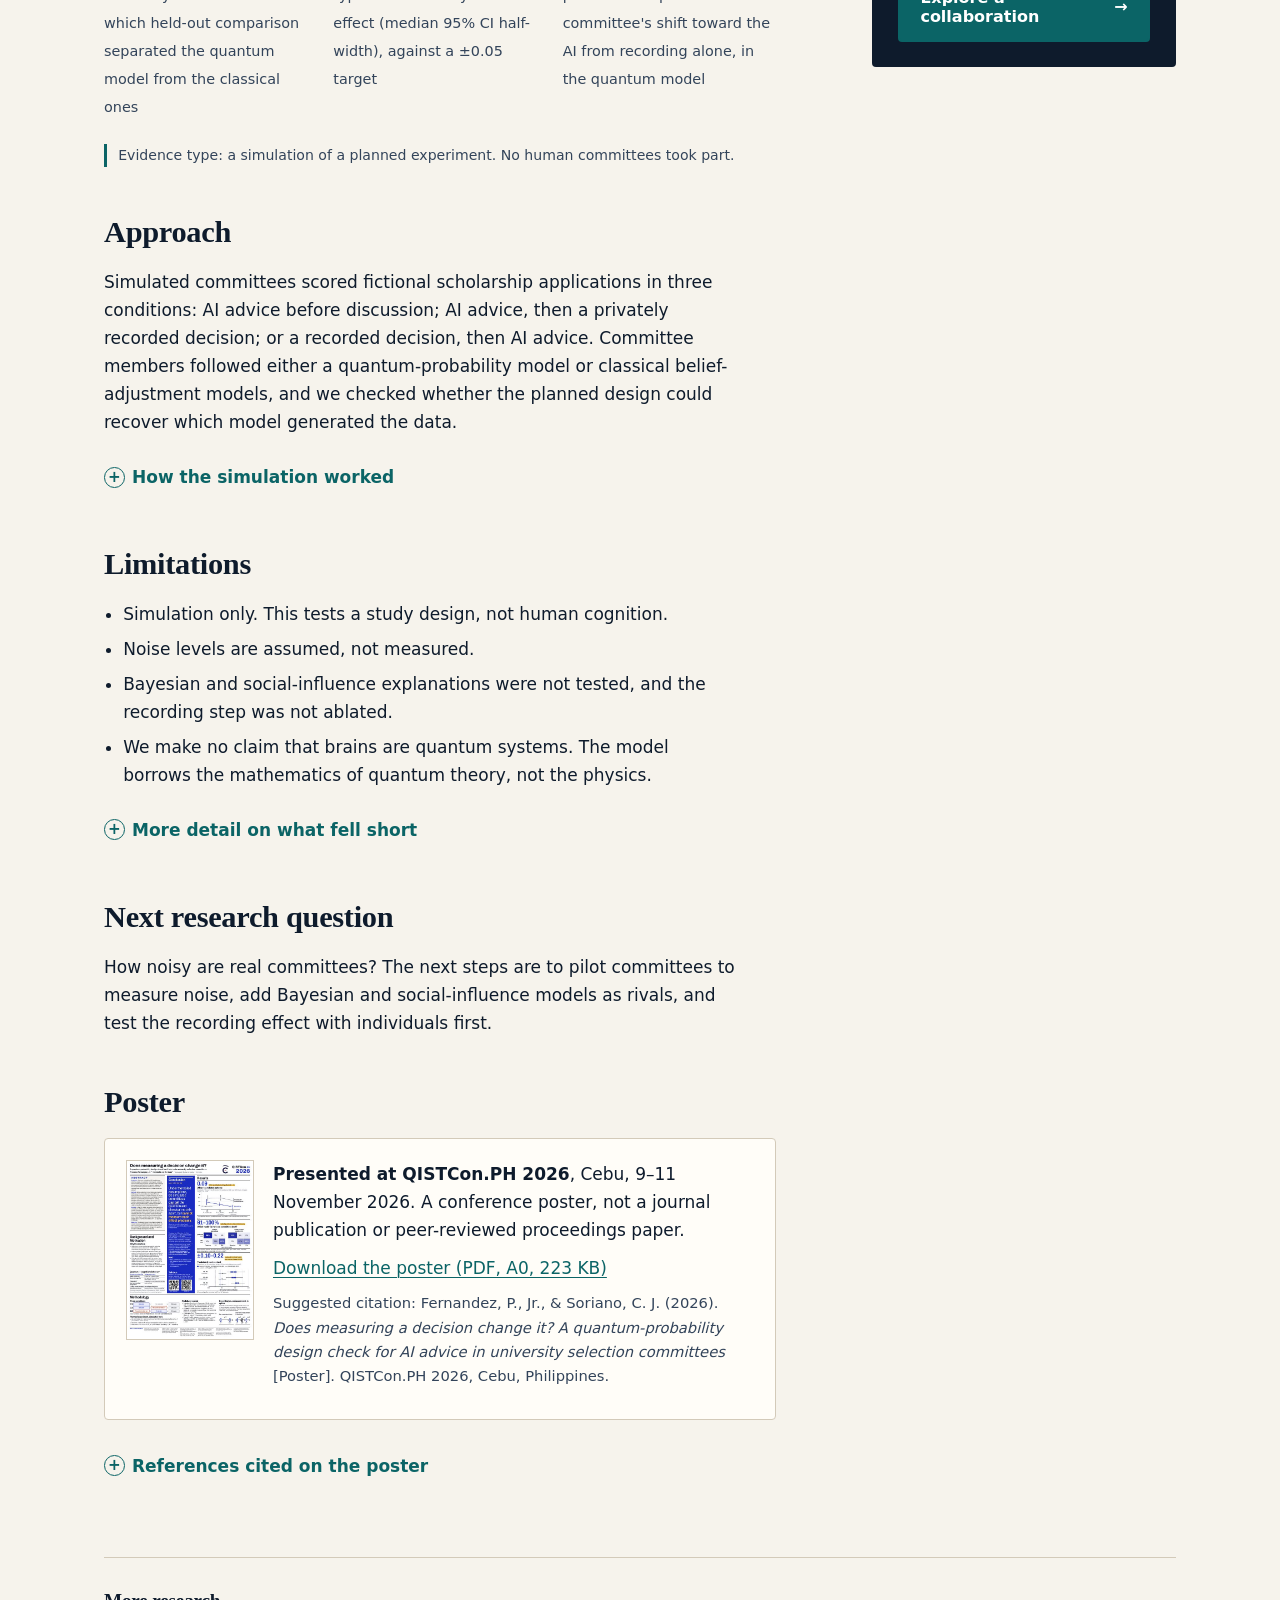
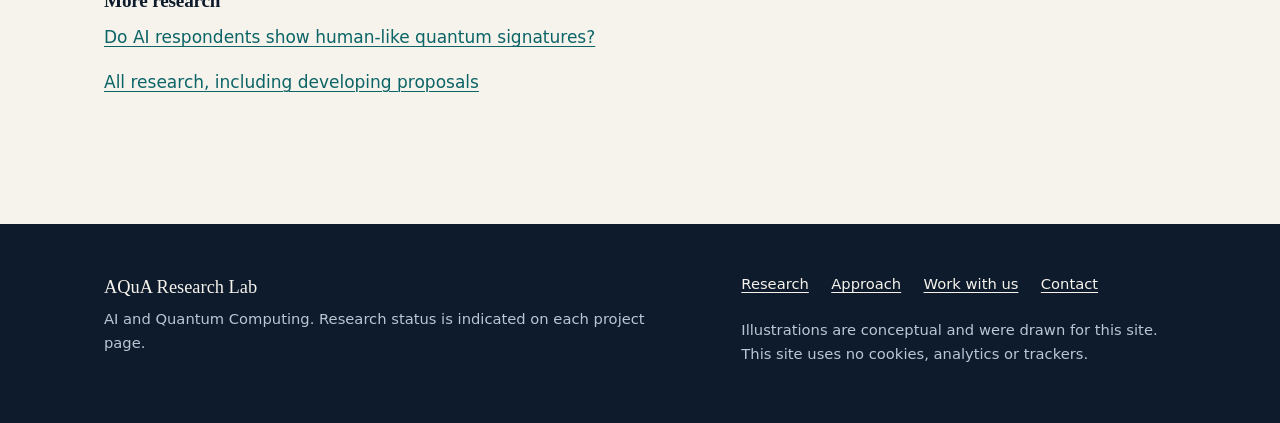
<file: research/does-measuring-a-decision-change-it.html>
<!doctype html>
<html lang="en">
<head>
  <meta charset="utf-8">
  <meta name="viewport" content="width=device-width, initial-scale=1">
  <title>Does measuring a decision change it? — AQuA Research Lab</title>
  <meta name="description" content="Poster presented at QISTCon.PH 2026: a quantum-probability design check for AI advice in university selection committees. A simulation of a planned study, by Proceso Fernandez, Jr. and Crystelle Jel Soriano.">
  <link rel="icon" href="../assets/img/favicon.svg" type="image/svg+xml">
  <link rel="stylesheet" href="../assets/css/site.css">
</head>
<body>
<a class="skip-link" href="#main">Skip to main content</a>

<header class="site-header">
  <div class="wrap">
    <a class="brand" href="../index.html">
      <img class="brand-mark" src="../assets/img/mark.svg" alt="" width="40" height="40">
      <span class="brand-text"><span class="brand-name">AQuA Research Lab</span><span class="brand-sub">AI and Quantum Computing</span></span>
    </a>
    <nav class="site-nav" aria-label="Main">
      <ul>
        <li><a href="index.html">Research</a></li>
        <li><a href="../approach.html">Approach</a></li>
        <li><a href="../work-with-us.html">Work with us</a></li>
      </ul>
    </nav>
  </div>
</header>

<main id="main">
  <section class="page-head">
    <div class="wrap">
      <nav class="breadcrumb" aria-label="Breadcrumb">
        <ol><li><a href="index.html">Research</a></li><li aria-current="page">Does measuring a decision change it?</li></ol>
      </nav>
      <span class="status status-presented">Poster presented · QISTCon.PH 2026</span>
      <h1 style="margin-top:1.2rem">Does measuring a decision change it?</h1>
      <p class="lede">A quantum-probability design check for AI advice in university selection committees.</p>
      <ul class="author-list" aria-label="Authors, in poster order">
        <li>Proceso Fernandez, Jr. <span class="aff">· Ateneo de Manila University; CERNEN</span></li>
        <li>Crystelle Jel Soriano <span class="aff">· CERNEN</span></li>
      </ul>
    </div>
  </section>

  <div class="section">
    <div class="wrap detail-layout">
      <article class="detail-body">
        <section class="in-brief" aria-labelledby="brief">
          <h2 id="brief">In brief</h2>
          <p>AI scores are being tested in selective admissions review. When a committee sees the AI's view, and whether members first write down their own judgment, are design choices. Quantum-probability models predict that recording a decision can itself change later judgments, much as a measurement can. Before running any human study, we simulated the planned experiment to check whether it could tell that account apart from classical ones.</p>
        </section>

        <h2>The question</h2>
        <p class="question-block">Could recording a provisional judgment change how a committee responds to later AI advice, and could a planned experiment distinguish competing explanations?</p>
        <details class="more">
          <summary>Why it matters</summary>
          <div class="more-body">
            <p>Algorithmic scores are being tested in selective admissions review (Lee et al., 2026). In studies of individuals, recording one's own answer first was linked to less agreement with the AI, most clearly for misleading advice (Fogliato et al., 2022; Yan, 2026), but those studies bundle recording with timing.</p>
            <p>Within the authors' literature search, no study had varied the timing of AI recommendations within committee deliberation, or compared a quantum group model with classical rivals on held-out human data. Grant panels, hiring boards and procurement committees face the same timing choice.</p>
          </div>
        </details>

        <h2>Central finding</h2>
        <div class="finding">
          <p class="eyebrow">Under the tested assumptions</p>
          <p>66 simulated committees could tell the quantum-probability model apart from the tested classical models, but could not measure each effect precisely.</p>
        </div>
        <div class="stat-row">
          <div class="stat"><strong>91–100%</strong><span>of 200 synthetic datasets in which held-out comparison separated the quantum model from the classical ones</span></div>
          <div class="stat"><strong>±0.10–0.22</strong><span>typical uncertainty for each effect (median 95% CI half-width), against a ±0.05 target</span></div>
          <div class="stat"><strong>≈ 0.09</strong><span>predicted drop in the committee's shift toward the AI from recording alone, in the quantum model</span></div>
        </div>
        <p class="evidence-note">Evidence type: a simulation of a planned experiment. No human committees took part.</p>

        <h2>Approach</h2>
        <p>Simulated committees scored fictional scholarship applications in three conditions: AI advice before discussion; AI advice, then a privately recorded decision; or a recorded decision, then AI advice. Committee members followed either a quantum-probability model or classical belief-adjustment models, and we checked whether the planned design could recover which model generated the data.</p>
        <details class="more">
          <summary>How the simulation worked</summary>
          <div class="more-body">
            <ul>
              <li><strong>Design.</strong> 66 three-person committees; each rates the same 12 fictional scholarship files once, 4 per condition, in a Latin square.</li>
              <li><strong>Conditions.</strong> C1: AI score, then discuss. C2: AI score, record shortlist yes/no, then discuss. C3: record shortlist yes/no, AI score, then discuss. Every condition starts with reading the file and ends with a committee score.</li>
              <li><strong>Outcome.</strong> Shift toward the AI, S = (committee − baseline) ÷ (AI − baseline), where the baseline is the mean no-AI rating of 20 separate raters and the AI score is baseline ± 2.</li>
              <li><strong>Quantum model.</strong> The Trueblood–Busemeyer (2011) model; the code reproduces their worked example. Treating recording as a Lüders projection is the authors' modeling assumption, motivated by Kvam et al. (2015).</li>
              <li><strong>Classical models.</strong> Belief adjustment (Hogarth &amp; Einhorn, 1992): R1, recording changes nothing; R1c, recording damps later updating. In every model, members update toward each other and the committee score is the mean belief.</li>
              <li><strong>Checks fixed in advance.</strong> Prediction pattern; model recovery (fit on 53 committees, test on 13; pass at ≥ 80%); precision (target ±0.05). A balanced-reliance subset was analyzed post hoc.</li>
            </ul>
            <p>Code and protocol are available from the authors on request.</p>
          </div>
        </details>

        <h2>Limitations</h2>
        <ul>
          <li>Simulation only. This tests a study design, not human cognition.</li>
          <li>Noise levels are assumed, not measured.</li>
          <li>Bayesian and social-influence explanations were not tested, and the recording step was not ablated.</li>
          <li>We make no claim that brains are quantum systems. The model borrows the mathematics of quantum theory, not the physics.</li>
        </ul>
        <details class="more">
          <summary>More detail on what fell short</summary>
          <div class="more-body">
            <ul>
              <li>Exact recovery of the commitment model (R1c) fell short of the planned ≥ 80%, at 72% and 53% in the two comparisons. In a post hoc balanced-reliance subset, separation was 98–100% (n = 45/51).</li>
              <li>The quantum model's recording effect was detected in 33% of datasets generated by that model.</li>
              <li>Detecting the 0.09 effect with 80% power would need the C2 − C1 half-width to fall from 0.19 to about 0.063: roughly nine times more committees (approximate, assuming unchanged variance), or an individual-level study.</li>
            </ul>
          </div>
        </details>

        <h2>Next research question</h2>
        <p>How noisy are real committees? The next steps are to pilot committees to measure noise, add Bayesian and social-influence models as rivals, and test the recording effect with individuals first.</p>

        <h2>Poster</h2>
        <div class="poster-access">
          <img src="../assets/posters/fernandez-soriano-2026-qistcon-does-measuring-a-decision-change-it-thumb.jpg" width="453" height="640" alt="Thumbnail of the A0 poster, showing the abstract, a conclusion panel, results charts and a methodology diagram of the three conditions.">
          <div>
            <p><strong>Presented at QISTCon.PH 2026</strong>, Cebu, 9–11 November 2026. A conference poster, not a journal publication or peer-reviewed proceedings paper.</p>
            <p><a href="../assets/posters/fernandez-soriano-2026-qistcon-does-measuring-a-decision-change-it.pdf" download>Download the poster (PDF, A0, 223 KB)</a></p>
            <p class="small muted">Suggested citation: Fernandez, P., Jr., &amp; Soriano, C. J. (2026). <i>Does measuring a decision change it? A quantum-probability design check for AI advice in university selection committees</i> [Poster]. QISTCon.PH 2026, Cebu, Philippines.</p>
          </div>
        </div>

        <details class="more" style="margin-top:1.5rem">
          <summary>References cited on the poster</summary>
          <div class="more-body small">
            <ul>
              <li>Chiang, C.-W., Lu, Z., Li, Z., &amp; Yin, M. (2024). Enhancing AI-assisted group decision making through LLM-powered devil's advocate. IUI '24. <a href="https://doi.org/10.1145/3640543.3645199">doi:10.1145/3640543.3645199</a></li>
              <li>Fogliato, R., et al. (2022). Who goes first? Influences of human-AI workflow on decision making in clinical imaging. FAccT '22, 1362–1374. <a href="https://doi.org/10.1145/3531146.3533193">doi:10.1145/3531146.3533193</a></li>
              <li>Gürkan, N., &amp; Yan, B. (2023). Early chatbot assistance can enhance team decision-making by promoting cognitive diversity and information elaboration. AMCIS 2023 Proceedings.</li>
              <li>Hogarth, R. M., &amp; Einhorn, H. J. (1992). Order effects in belief updating: The belief-adjustment model. Cognitive Psychology, 24(1), 1–55.</li>
              <li>Kvam, P. D., Pleskac, T. J., Yu, S., &amp; Busemeyer, J. R. (2015). Interference effects of choice on confidence. PNAS, 112(34), 10645–10650. <a href="https://doi.org/10.1073/pnas.1500688112">doi:10.1073/pnas.1500688112</a></li>
              <li>Lee, H., Alvero, A. J., Kizilcec, R. F., &amp; Joachims, T. (2026). Does algorithmic uncertainty sway human experts? Evidence from a field experiment in selective college admissions. FAccT '26, 5631–5652. <a href="https://doi.org/10.1145/3805689.3812380">doi:10.1145/3805689.3812380</a></li>
              <li>Pothos, E. M., &amp; Busemeyer, J. R. (2022). Quantum cognition. Annual Review of Psychology, 73, 749–778. <a href="https://doi.org/10.1146/annurev-psych-033020-123501">doi:10.1146/annurev-psych-033020-123501</a></li>
              <li>Trueblood, J. S., &amp; Busemeyer, J. R. (2011). A quantum probability account of order effects in inference. Cognitive Science, 35(8), 1518–1552. <a href="https://doi.org/10.1111/j.1551-6709.2011.01197.x">doi:10.1111/j.1551-6709.2011.01197.x</a></li>
              <li>Yan, D. (2026). Independent judgment before viewing generative AI recommendations reduces susceptibility to misleading advice. Frontiers in Psychology, 17, 1936522. <a href="https://doi.org/10.3389/fpsyg.2026.1936522">doi:10.3389/fpsyg.2026.1936522</a></li>
            </ul>
          </div>
        </details>
      </article>

      <aside class="detail-aside" aria-label="Summary and how to help">
        <dl class="fact-list">
          <div><dt>Status</dt><dd>Poster presented, QISTCon.PH 2026</dd></div>
          <div><dt>Evidence</dt><dd>Simulation of a planned study; no human participants</dd></div>
          <div><dt>Line of work</dt><dd>Quantum-probability models of judgment; AI advice</dd></div>
          <div><dt>Work by</dt><dd>AQuA Research Lab with CERNEN</dd></div>
        </dl>
        <div class="help-box" style="margin-top:2rem">
          <h2>Help design the human pilot</h2>
          <ul>
            <li>Behavioral and decision researchers</li>
            <li>Experts in AI-advice timing and group decisions</li>
            <li>Modelers who can add Bayesian or social-influence rivals</li>
            <li>Institutions whose committees face this choice</li>
          </ul>
          <p class="small" style="color:var(--on-ink-2)">Any study with people would follow ethics review first; no recruitment is under way.</p>
          <a class="btn btn-primary arrow" href="../work-with-us.html#collaborate">Explore a collaboration</a>
        </div>
      </aside>
    </div>

    <div class="wrap">
      <nav class="next-projects" aria-labelledby="more-title">
        <h2 id="more-title" style="font-size:1.2rem">More research</h2>
        <ul>
          <li><a href="do-ai-respondents-show-quantum-signatures.html">Do AI respondents show human-like quantum signatures?</a></li>
          <li><a href="index.html">All research, including developing proposals</a></li>
        </ul>
      </nav>
    </div>
  </div>
</main>

<footer class="site-footer">
  <div class="wrap footer-grid">
    <div>
      <p class="footer-name">AQuA Research Lab</p>
      <p>AI and Quantum Computing. Research status is indicated on each project page.</p>
    </div>
    <div>
      <ul>
        <li><a href="index.html">Research</a></li>
        <li><a href="../approach.html">Approach</a></li>
        <li><a href="../work-with-us.html">Work with us</a></li>
        <li><a href="../work-with-us.html#contact">Contact</a></li>
      </ul>
      <p class="small" style="margin-top:1rem">Illustrations are conceptual and were drawn for this site. This site uses no cookies, analytics or trackers.</p>
    </div>
  </div>
</footer>
</body>
</html>
</file>
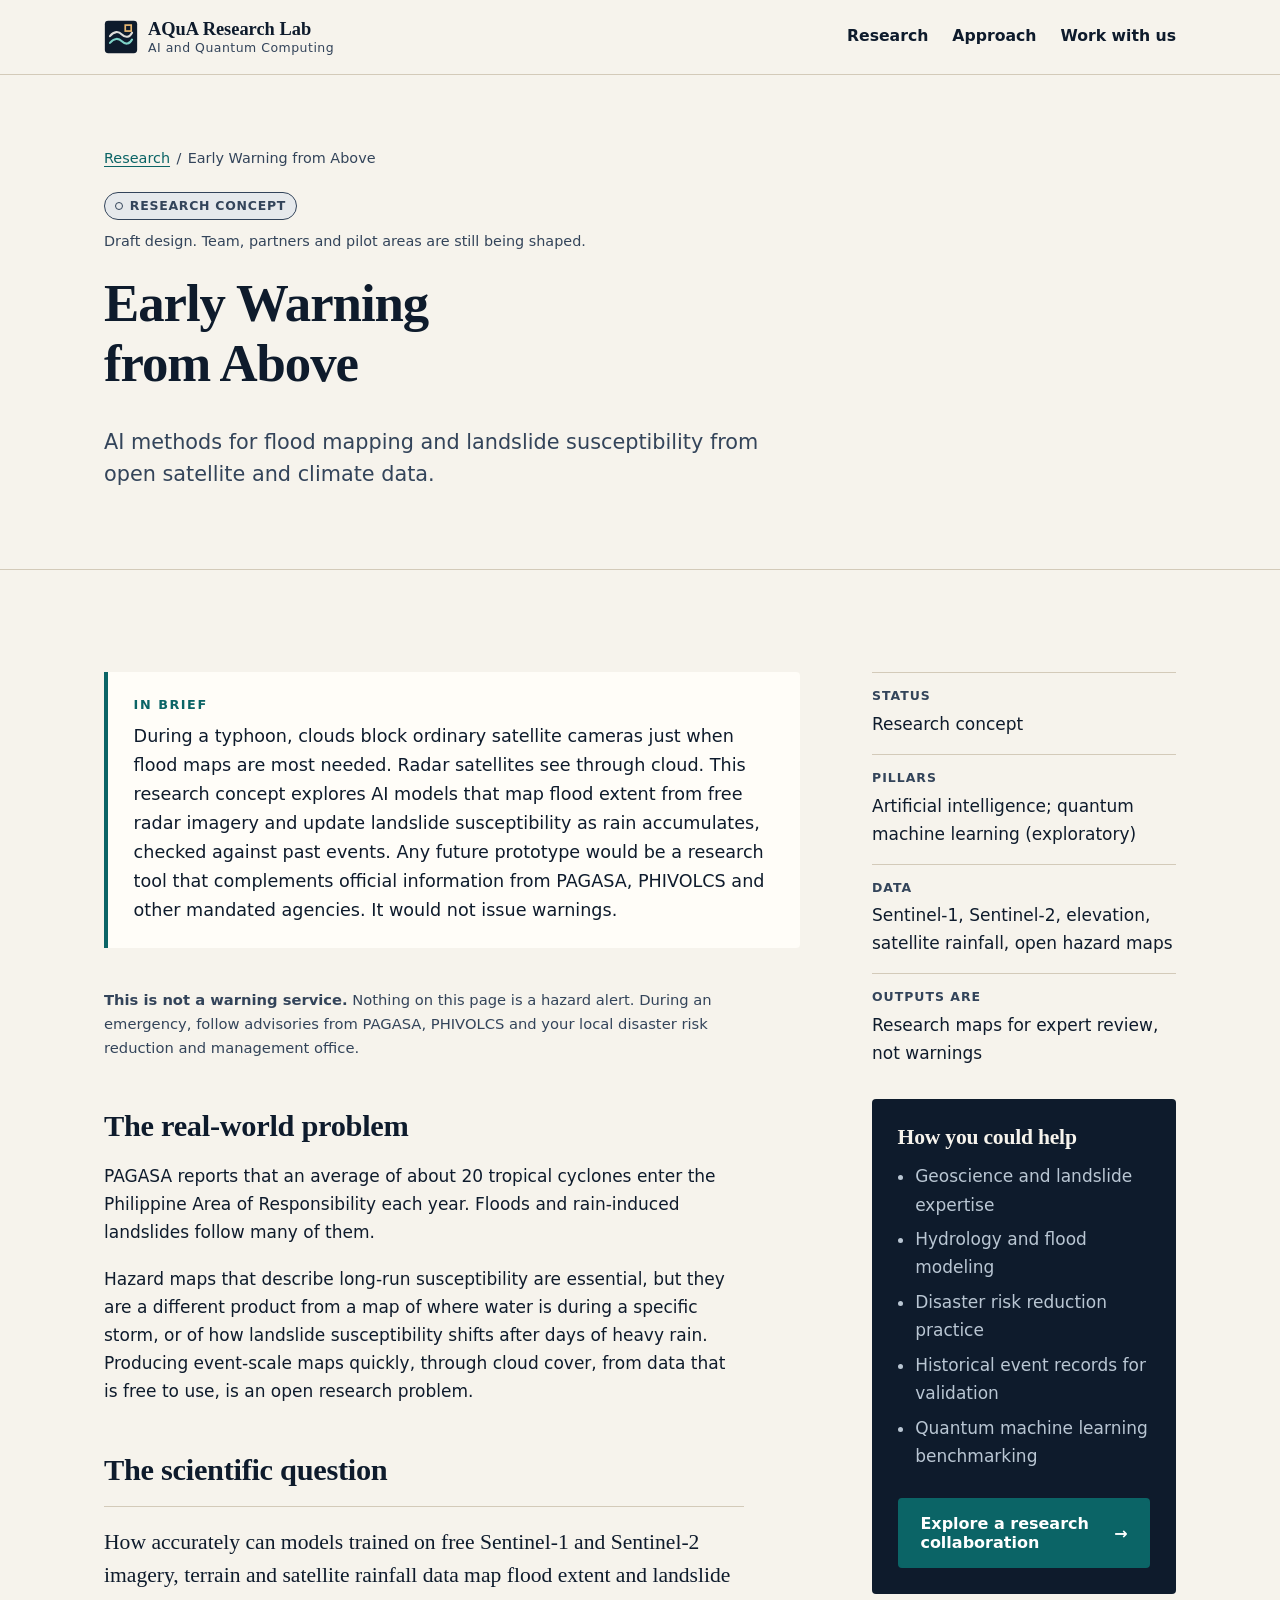
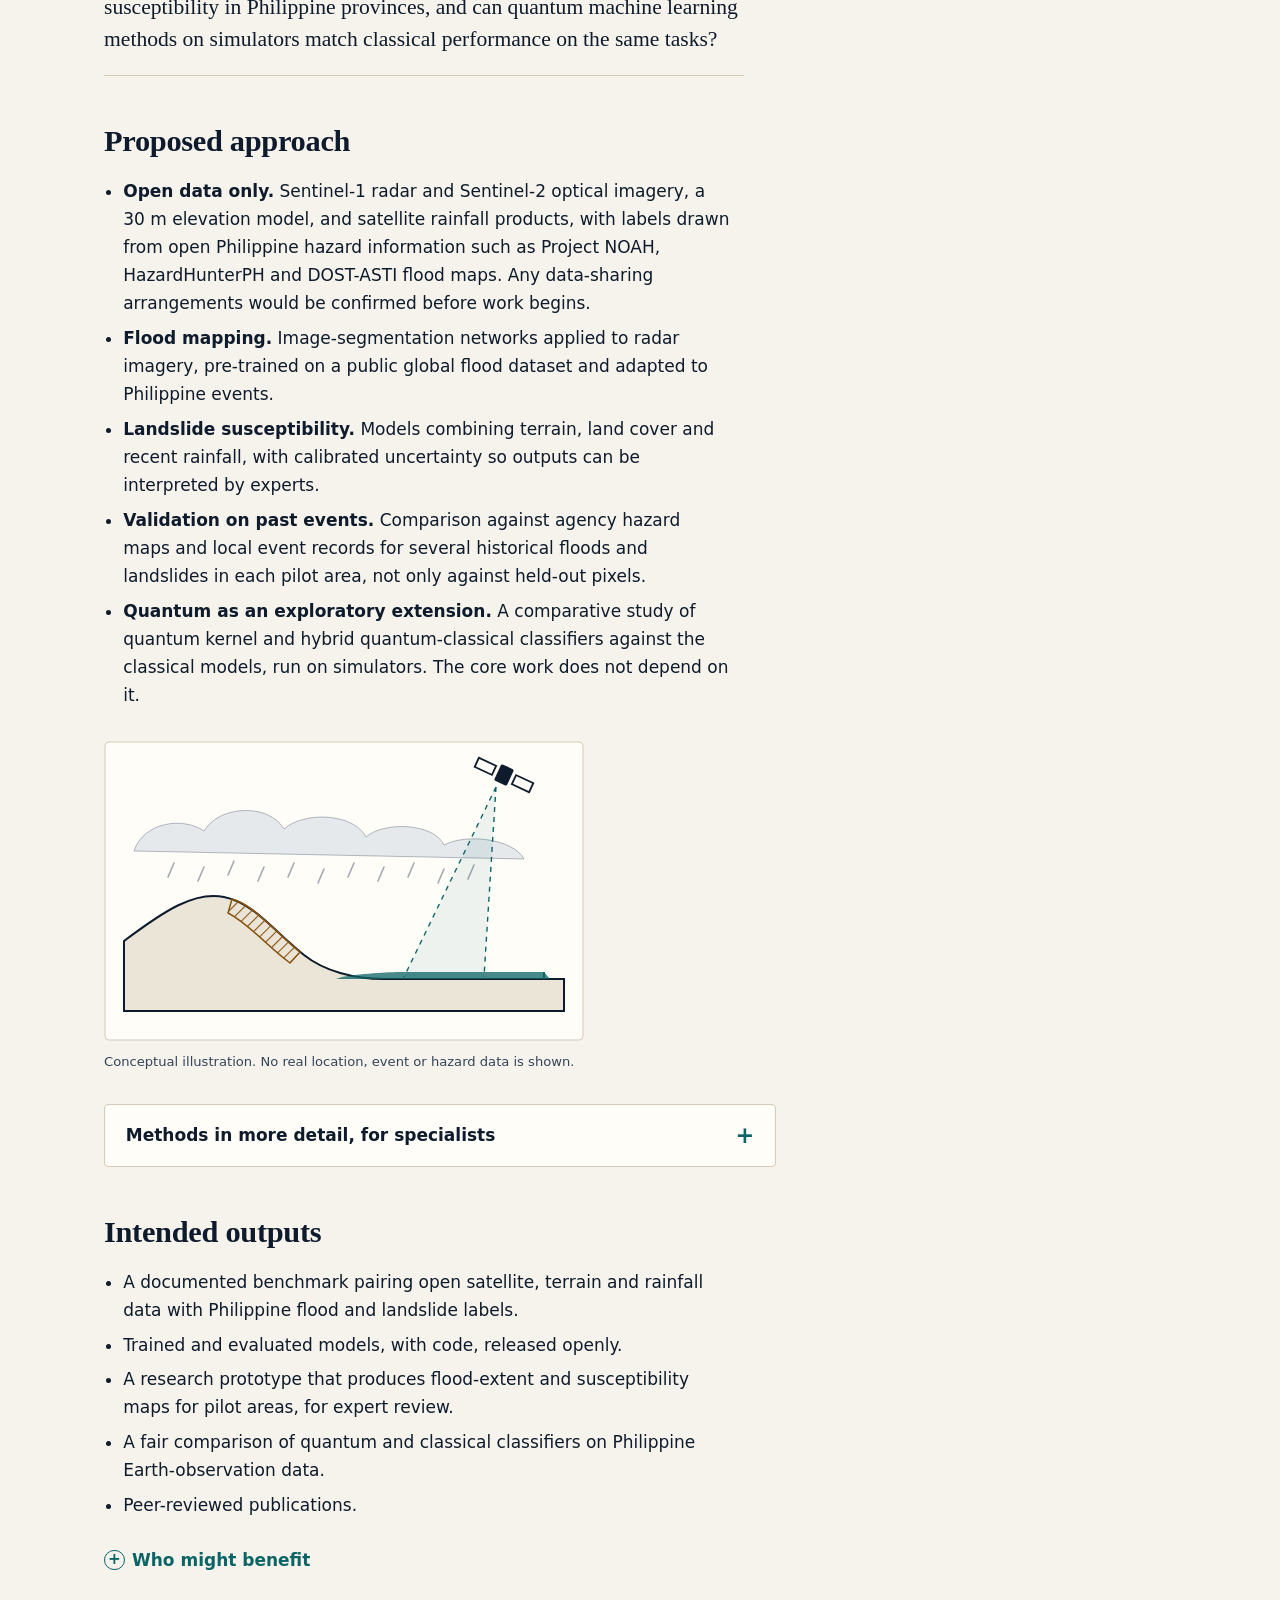
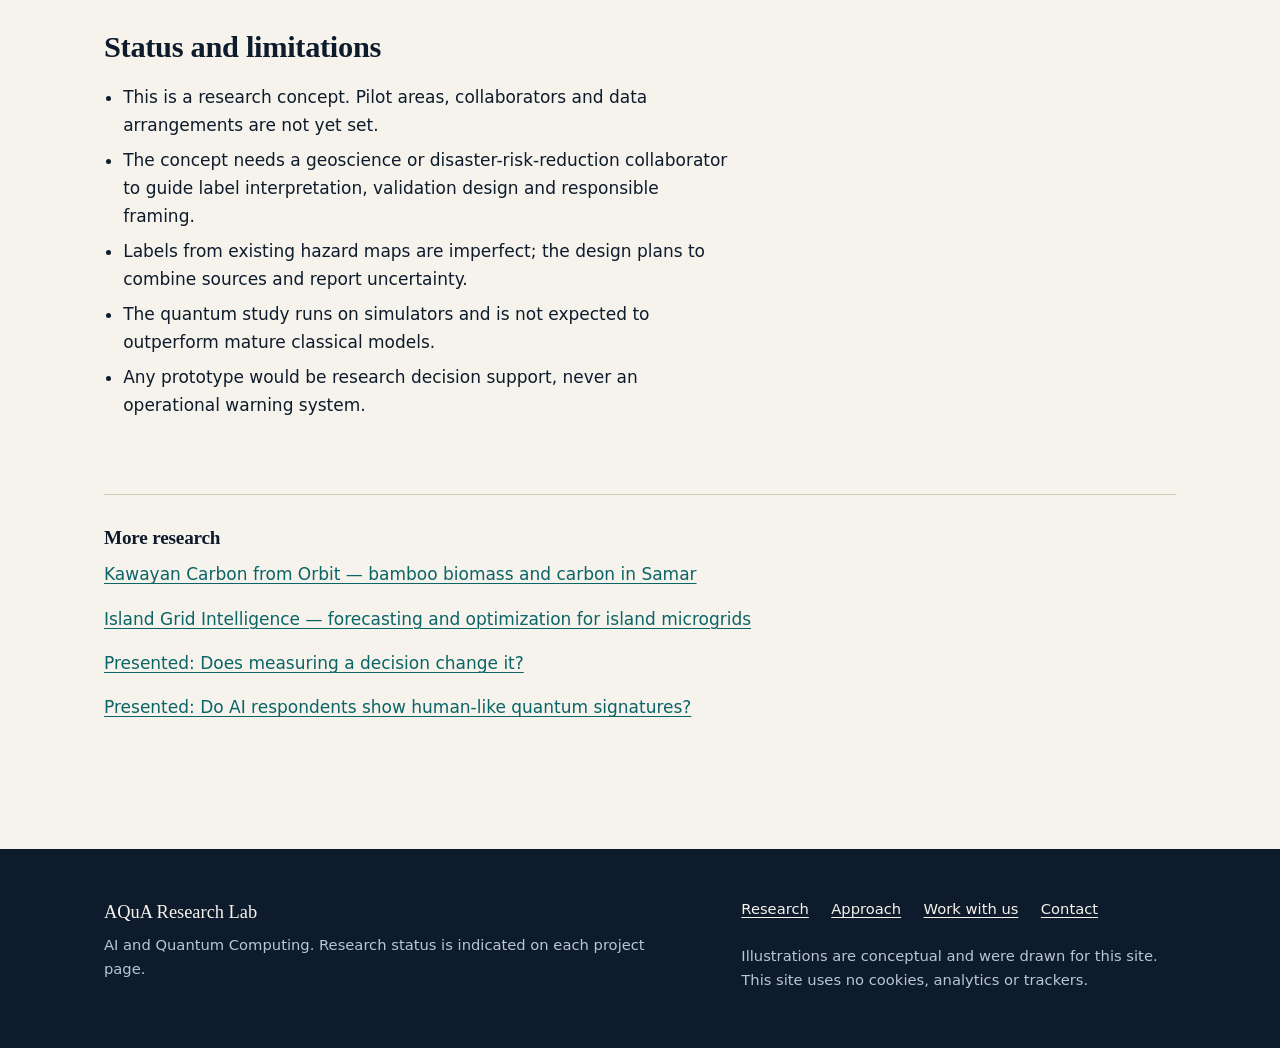
<file: research/early-warning-from-above.html>
<!doctype html>
<html lang="en">
<head>
  <meta charset="utf-8">
  <meta name="viewport" content="width=device-width, initial-scale=1">
  <title>Early Warning from Above — AQuA Research Lab</title>
  <meta name="description" content="Research concept: AI methods for flood mapping and landslide susceptibility from open satellite and climate data, with an exploratory quantum machine learning comparison. Research support, not a warning service.">
  <link rel="icon" href="../assets/img/favicon.svg" type="image/svg+xml">
  <link rel="stylesheet" href="../assets/css/site.css">
</head>
<body>
<a class="skip-link" href="#main">Skip to main content</a>

<header class="site-header">
  <div class="wrap">
    <a class="brand" href="../index.html">
      <img class="brand-mark" src="../assets/img/mark.svg" alt="" width="40" height="40">
      <span class="brand-text"><span class="brand-name">AQuA Research Lab</span><span class="brand-sub">AI and Quantum Computing</span></span>
    </a>
    <nav class="site-nav" aria-label="Main">
      <ul>
        <li><a href="index.html">Research</a></li>
        <li><a href="../approach.html">Approach</a></li>
        <li><a href="../work-with-us.html">Work with us</a></li>
      </ul>
    </nav>
  </div>
</header>

<main id="main">
  <section class="page-head">
    <div class="wrap">
      <nav class="breadcrumb" aria-label="Breadcrumb">
        <ol><li><a href="index.html">Research</a></li><li aria-current="page">Early Warning from Above</li></ol>
      </nav>
      <span class="status status-concept">Research concept</span>
      <p class="status-note">Draft design. Team, partners and pilot areas are still being shaped.</p>
      <h1 style="margin-top:1.2rem">Early Warning from Above</h1>
      <p class="lede">AI methods for flood mapping and landslide susceptibility from open satellite and climate data.</p>
    </div>
  </section>

  <div class="section">
    <div class="wrap detail-layout">
      <article class="detail-body">
        <section class="in-brief" aria-labelledby="brief">
          <h2 id="brief">In brief</h2>
          <p>During a typhoon, clouds block ordinary satellite cameras just when flood maps are most needed. Radar satellites see through cloud. This research concept explores AI models that map flood extent from free radar imagery and update landslide susceptibility as rain accumulates, checked against past events. Any future prototype would be a research tool that complements official information from PAGASA, PHIVOLCS and other mandated agencies. It would not issue warnings.</p>
        </section>

        <p class="muted small"><strong>This is not a warning service.</strong> Nothing on this page is a hazard alert. During an emergency, follow advisories from PAGASA, PHIVOLCS and your local disaster risk reduction and management office.</p>

        <h2>The real-world problem</h2>
        <p>PAGASA reports that an average of about 20 tropical cyclones enter the Philippine Area of Responsibility each year. Floods and rain-induced landslides follow many of them.</p>
        <p>Hazard maps that describe long-run susceptibility are essential, but they are a different product from a map of where water is during a specific storm, or of how landslide susceptibility shifts after days of heavy rain. Producing event-scale maps quickly, through cloud cover, from data that is free to use, is an open research problem.</p>

        <h2>The scientific question</h2>
        <p class="question-block">How accurately can models trained on free Sentinel-1 and Sentinel-2 imagery, terrain and satellite rainfall data map flood extent and landslide susceptibility in Philippine provinces, and can quantum machine learning methods on simulators match classical performance on the same tasks?</p>

        <h2>Proposed approach</h2>
        <ul>
          <li><strong>Open data only.</strong> Sentinel-1 radar and Sentinel-2 optical imagery, a 30 m elevation model, and satellite rainfall products, with labels drawn from open Philippine hazard information such as Project NOAH, HazardHunterPH and DOST-ASTI flood maps. Any data-sharing arrangements would be confirmed before work begins.</li>
          <li><strong>Flood mapping.</strong> Image-segmentation networks applied to radar imagery, pre-trained on a public global flood dataset and adapted to Philippine events.</li>
          <li><strong>Landslide susceptibility.</strong> Models combining terrain, land cover and recent rainfall, with calibrated uncertainty so outputs can be interpreted by experts.</li>
          <li><strong>Validation on past events.</strong> Comparison against agency hazard maps and local event records for several historical floods and landslides in each pilot area, not only against held-out pixels.</li>
          <li><strong>Quantum as an exploratory extension.</strong> A comparative study of quantum kernel and hybrid quantum-classical classifiers against the classical models, run on simulators. The core work does not depend on it.</li>
        </ul>
        <figure class="figure">
          <img src="../assets/img/early-warning.svg" width="480" height="300" alt="Conceptual drawing: a satellite above a band of rain clouds, its radar beam passing through the cloud to a floodplain shaded as flooded, beside a hillside slope hatched to indicate landslide susceptibility.">
          <figcaption>Conceptual illustration. No real location, event or hazard data is shown.</figcaption>
        </figure>

        <details class="specialist">
          <summary>Methods in more detail, for specialists</summary>
          <div class="details-body">
            <p><strong>Flood segmentation.</strong> U-Net-family networks on Sentinel-1 GRD (VV/VH) with terrain covariates; pre-training on Sen1Floods11, fine-tuning on Philippine events; IoU and F1 against withheld events.</p>
            <p><strong>Susceptibility.</strong> Gradient-boosted and convolutional models on terrain–rainfall feature stacks (slope, aspect, curvature, topographic wetness; CHIRPS and ERA5 rainfall), with calibration and uncertainty quantification such as conformal prediction.</p>
            <p><strong>Ablations.</strong> Each data source's marginal value is measured, rather than assumed.</p>
            <p><strong>Quantum machine learning.</strong> Quantum kernel classifiers on compact feature representations and hybrid models with a classical convolutional encoder and a variational quantum circuit head, using PennyLane or Qiskit simulators, with classical SVMs and the main models as baselines. Accuracy, sample efficiency and noise sensitivity are compared. No quantum advantage is assumed.</p>
            <p><strong>Responsible framing.</strong> Any public-facing output would be coordinated with mandated agencies so that research maps are never mistaken for official advisories.</p>
          </div>
        </details>

        <h2>Intended outputs</h2>
        <ul>
          <li>A documented benchmark pairing open satellite, terrain and rainfall data with Philippine flood and landslide labels.</li>
          <li>Trained and evaluated models, with code, released openly.</li>
          <li>A research prototype that produces flood-extent and susceptibility maps for pilot areas, for expert review.</li>
          <li>A fair comparison of quantum and classical classifiers on Philippine Earth-observation data.</li>
          <li>Peer-reviewed publications.</li>
        </ul>

        <details class="more">
          <summary>Who might benefit</summary>
          <div class="more-body">
            <ul>
          <li><strong>Hazard and remote-sensing researchers,</strong> through an open Philippine benchmark.</li>
          <li><strong>Local disaster risk reduction offices and technical teams,</strong> through research maps they can compare with their own records and with official information.</li>
          <li><strong>Quantum computing researchers,</strong> through an application-grounded benchmark on real Earth-observation data.</li>
        </ul>
          </div>
        </details>

        <h2>Status and limitations</h2>
        <ul>
          <li>This is a research concept. Pilot areas, collaborators and data arrangements are not yet set.</li>
          <li>The concept needs a geoscience or disaster-risk-reduction collaborator to guide label interpretation, validation design and responsible framing.</li>
          <li>Labels from existing hazard maps are imperfect; the design plans to combine sources and report uncertainty.</li>
          <li>The quantum study runs on simulators and is not expected to outperform mature classical models.</li>
          <li>Any prototype would be research decision support, never an operational warning system.</li>
        </ul>
      </article>

      <aside class="detail-aside" aria-label="Project summary and how to help">
        <dl class="fact-list">
          <div><dt>Status</dt><dd>Research concept</dd></div>
          <div><dt>Pillars</dt><dd>Artificial intelligence; quantum machine learning (exploratory)</dd></div>
          <div><dt>Data</dt><dd>Sentinel-1, Sentinel-2, elevation, satellite rainfall, open hazard maps</dd></div>
          <div><dt>Outputs are</dt><dd>Research maps for expert review, not warnings</dd></div>
        </dl>
        <div class="help-box" style="margin-top:2rem">
          <h2>How you could help</h2>
          <ul>
            <li>Geoscience and landslide expertise</li>
            <li>Hydrology and flood modeling</li>
            <li>Disaster risk reduction practice</li>
            <li>Historical event records for validation</li>
            <li>Quantum machine learning benchmarking</li>
          </ul>
          <a class="btn btn-primary arrow" href="../work-with-us.html#collaborate">Explore a research collaboration</a>
        </div>
      </aside>
    </div>

    <div class="wrap">
      <nav class="next-projects" aria-labelledby="more-title">
        <h2 id="more-title" style="font-size:1.2rem">More research</h2>
        <ul>
          <li><a href="kawayan-carbon-from-orbit.html">Kawayan Carbon from Orbit — bamboo biomass and carbon in Samar</a></li>
          <li><a href="island-grid-intelligence.html">Island Grid Intelligence — forecasting and optimization for island microgrids</a></li>
          <li><a href="does-measuring-a-decision-change-it.html">Presented: Does measuring a decision change it?</a></li>
          <li><a href="do-ai-respondents-show-quantum-signatures.html">Presented: Do AI respondents show human-like quantum signatures?</a></li>
        </ul>
      </nav>
    </div>
  </div>
</main>

<footer class="site-footer">
  <div class="wrap footer-grid">
    <div>
      <p class="footer-name">AQuA Research Lab</p>
      <p>AI and Quantum Computing. Research status is indicated on each project page.</p>
    </div>
    <div>
      <ul>
        <li><a href="index.html">Research</a></li>
        <li><a href="../approach.html">Approach</a></li>
        <li><a href="../work-with-us.html">Work with us</a></li>
        <li><a href="../work-with-us.html#contact">Contact</a></li>
      </ul>
      <p class="small" style="margin-top:1rem">Illustrations are conceptual and were drawn for this site. This site uses no cookies, analytics or trackers.</p>
    </div>
  </div>
</footer>
</body>
</html>
</file>
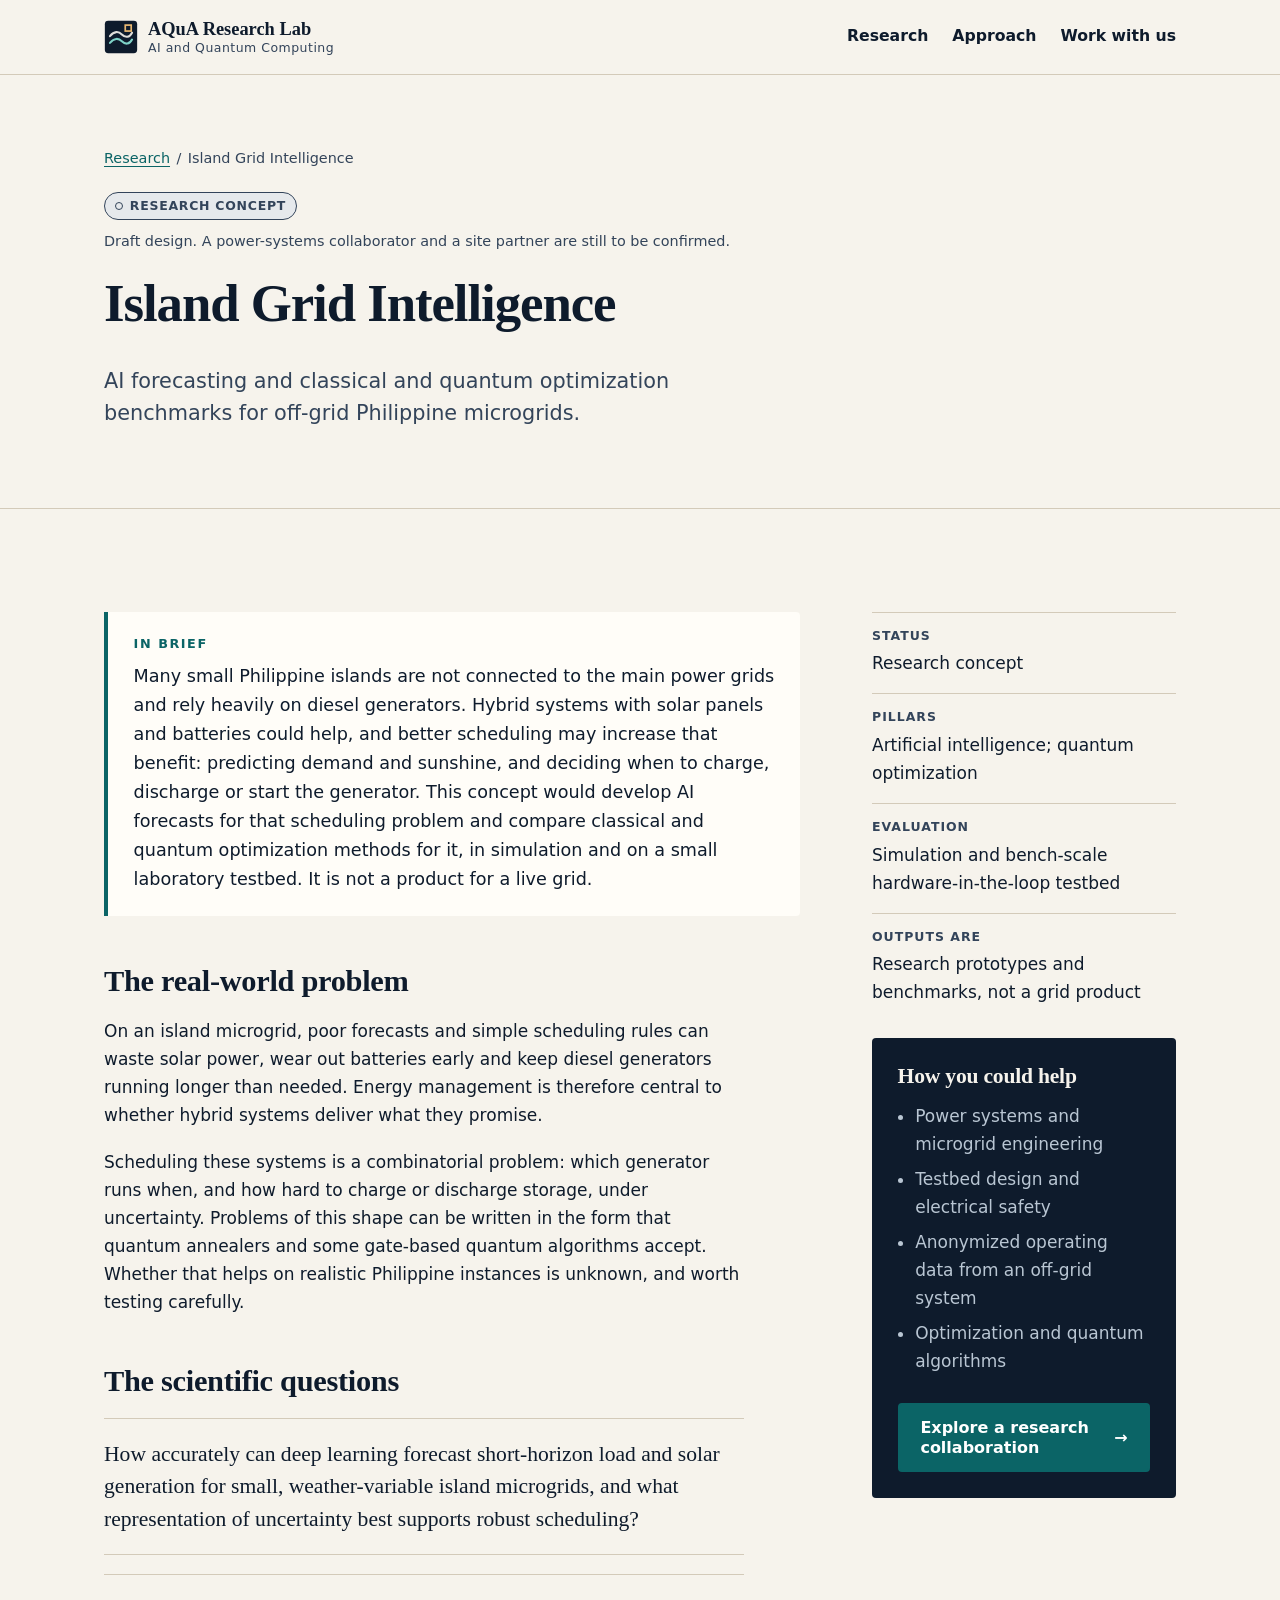
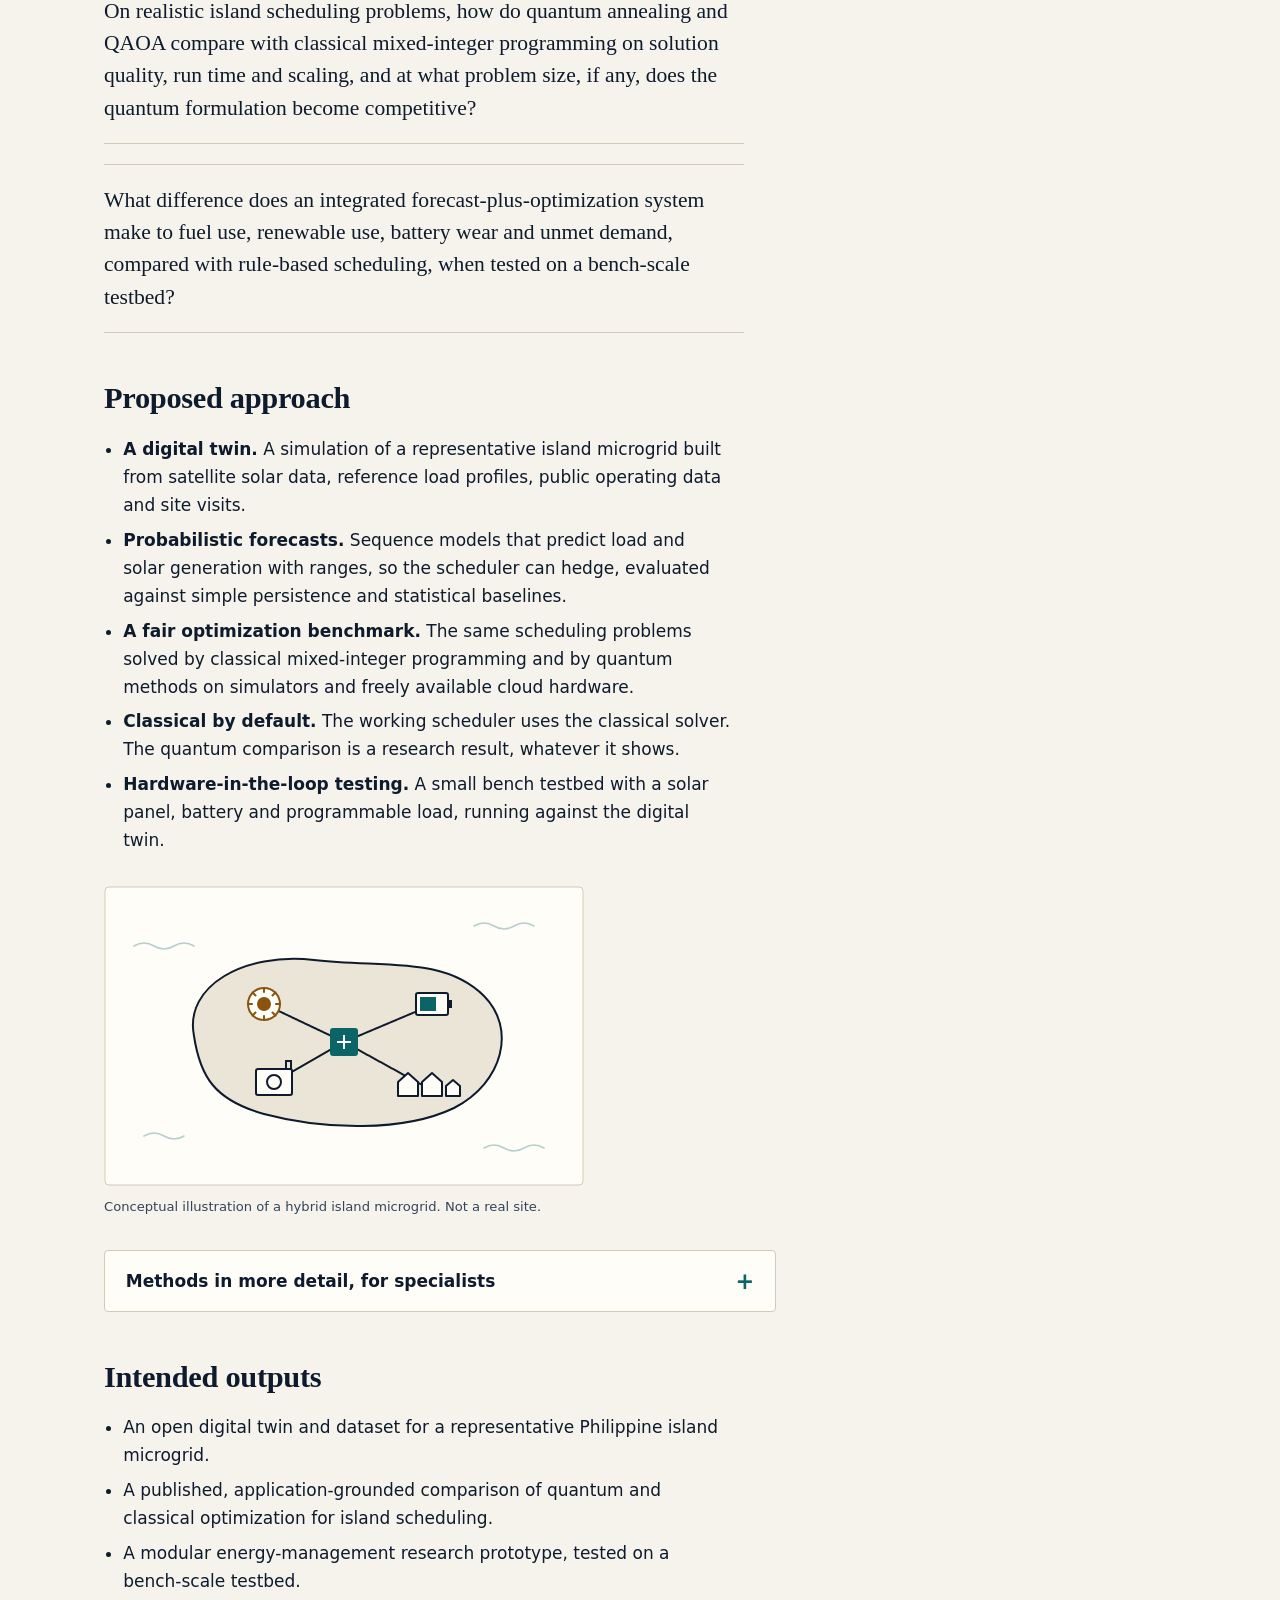
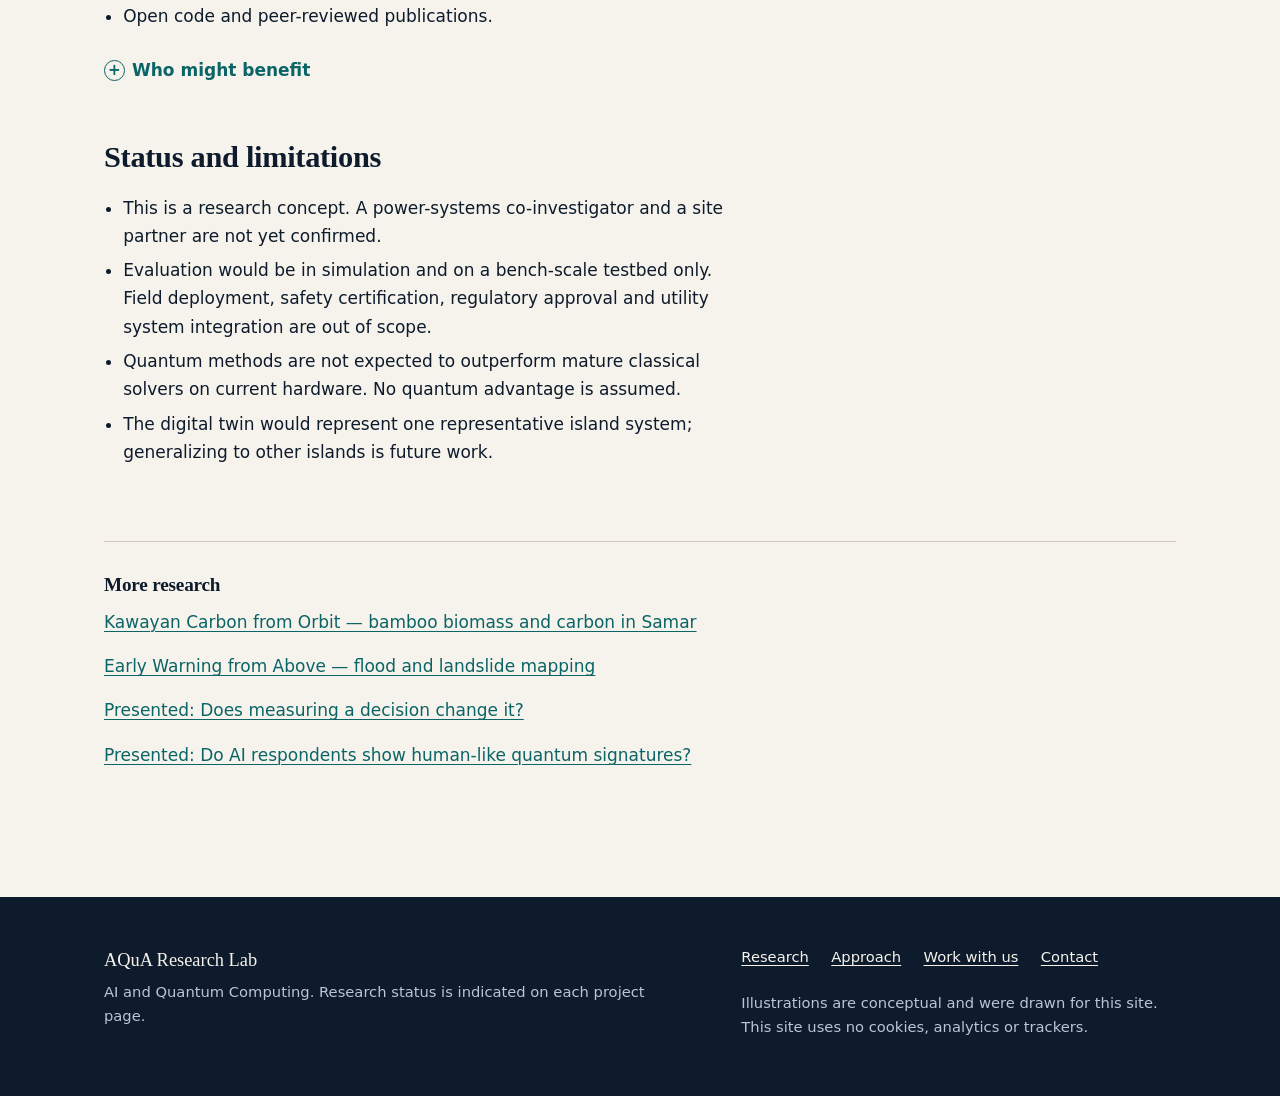
<file: research/island-grid-intelligence.html>
<!doctype html>
<html lang="en">
<head>
  <meta charset="utf-8">
  <meta name="viewport" content="width=device-width, initial-scale=1">
  <title>Island Grid Intelligence — AQuA Research Lab</title>
  <meta name="description" content="Research concept: AI forecasting and classical versus quantum optimization benchmarks for off-grid Philippine microgrids, evaluated in simulation and on a bench-scale hardware-in-the-loop testbed.">
  <link rel="icon" href="../assets/img/favicon.svg" type="image/svg+xml">
  <link rel="stylesheet" href="../assets/css/site.css">
</head>
<body>
<a class="skip-link" href="#main">Skip to main content</a>

<header class="site-header">
  <div class="wrap">
    <a class="brand" href="../index.html">
      <img class="brand-mark" src="../assets/img/mark.svg" alt="" width="40" height="40">
      <span class="brand-text"><span class="brand-name">AQuA Research Lab</span><span class="brand-sub">AI and Quantum Computing</span></span>
    </a>
    <nav class="site-nav" aria-label="Main">
      <ul>
        <li><a href="index.html">Research</a></li>
        <li><a href="../approach.html">Approach</a></li>
        <li><a href="../work-with-us.html">Work with us</a></li>
      </ul>
    </nav>
  </div>
</header>

<main id="main">
  <section class="page-head">
    <div class="wrap">
      <nav class="breadcrumb" aria-label="Breadcrumb">
        <ol><li><a href="index.html">Research</a></li><li aria-current="page">Island Grid Intelligence</li></ol>
      </nav>
      <span class="status status-concept">Research concept</span>
      <p class="status-note">Draft design. A power-systems collaborator and a site partner are still to be confirmed.</p>
      <h1 style="margin-top:1.2rem">Island Grid Intelligence</h1>
      <p class="lede">AI forecasting and classical and quantum optimization benchmarks for off-grid Philippine microgrids.</p>
    </div>
  </section>

  <div class="section">
    <div class="wrap detail-layout">
      <article class="detail-body">
        <section class="in-brief" aria-labelledby="brief">
          <h2 id="brief">In brief</h2>
          <p>Many small Philippine islands are not connected to the main power grids and rely heavily on diesel generators. Hybrid systems with solar panels and batteries could help, and better scheduling may increase that benefit: predicting demand and sunshine, and deciding when to charge, discharge or start the generator. This concept would develop AI forecasts for that scheduling problem and compare classical and quantum optimization methods for it, in simulation and on a small laboratory testbed. It is not a product for a live grid.</p>
        </section>

        <h2>The real-world problem</h2>
        <p>On an island microgrid, poor forecasts and simple scheduling rules can waste solar power, wear out batteries early and keep diesel generators running longer than needed. Energy management is therefore central to whether hybrid systems deliver what they promise.</p>
        <p>Scheduling these systems is a combinatorial problem: which generator runs when, and how hard to charge or discharge storage, under uncertainty. Problems of this shape can be written in the form that quantum annealers and some gate-based quantum algorithms accept. Whether that helps on realistic Philippine instances is unknown, and worth testing carefully.</p>

        <h2>The scientific questions</h2>
          <p class="question-block">How accurately can deep learning forecast short-horizon load and solar generation for small, weather-variable island microgrids, and what representation of uncertainty best supports robust scheduling?</p>
          <p class="question-block">On realistic island scheduling problems, how do quantum annealing and QAOA compare with classical mixed-integer programming on solution quality, run time and scaling, and at what problem size, if any, does the quantum formulation become competitive?</p>
          <p class="question-block">What difference does an integrated forecast-plus-optimization system make to fuel use, renewable use, battery wear and unmet demand, compared with rule-based scheduling, when tested on a bench-scale testbed?</p>

        <h2>Proposed approach</h2>
        <ul>
          <li><strong>A digital twin.</strong> A simulation of a representative island microgrid built from satellite solar data, reference load profiles, public operating data and site visits.</li>
          <li><strong>Probabilistic forecasts.</strong> Sequence models that predict load and solar generation with ranges, so the scheduler can hedge, evaluated against simple persistence and statistical baselines.</li>
          <li><strong>A fair optimization benchmark.</strong> The same scheduling problems solved by classical mixed-integer programming and by quantum methods on simulators and freely available cloud hardware.</li>
          <li><strong>Classical by default.</strong> The working scheduler uses the classical solver. The quantum comparison is a research result, whatever it shows.</li>
          <li><strong>Hardware-in-the-loop testing.</strong> A small bench testbed with a solar panel, battery and programmable load, running against the digital twin.</li>
        </ul>
        <figure class="figure">
          <img src="../assets/img/island-grid.svg" width="480" height="300" alt="Conceptual drawing: an island with a solar panel, a battery, a diesel generator and a group of houses, all connected to a central energy management controller.">
          <figcaption>Conceptual illustration of a hybrid island microgrid. Not a real site.</figcaption>
        </figure>

        <details class="specialist">
          <summary>Methods in more detail, for specialists</summary>
          <div class="details-body">
            <p><strong>Forecasting.</strong> Temporal convolutional and transformer-based models for day-ahead and intra-day load and solar forecasts, with quantile or distributional outputs.</p>
            <p><strong>Formulation.</strong> Unit commitment and dispatch (diesel on/off scheduling, battery charge and discharge, load prioritization) written as QUBO/Ising problems.</p>
            <p><strong>Solvers.</strong> Simulated and quantum annealing and QAOA on simulator backends, with free-tier quantum cloud runs where available, benchmarked against mixed-integer linear programming on solution quality, time-to-solution, constraint satisfaction and scaling.</p>
            <p><strong>Control loop.</strong> A rolling-horizon energy management loop integrating forecasts and optimization, with a modular optimizer interface.</p>
            <p><strong>Evaluation.</strong> Fuel use, unmet demand, battery cycling and renewable utilization against rule-based dispatch, on the testbed and in simulation.</p>
          </div>
        </details>

        <h2>Intended outputs</h2>
        <ul>
          <li>An open digital twin and dataset for a representative Philippine island microgrid.</li>
          <li>A published, application-grounded comparison of quantum and classical optimization for island scheduling.</li>
          <li>A modular energy-management research prototype, tested on a bench-scale testbed.</li>
          <li>Open code and peer-reviewed publications.</li>
        </ul>

        <details class="more">
          <summary>Who might benefit</summary>
          <div class="more-body">
            <ul>
          <li><strong>Power-systems and energy researchers,</strong> through an open island microgrid model and benchmark.</li>
          <li><strong>Electric cooperatives and off-grid operators,</strong> through evidence on which forecasting and scheduling approaches are worth piloting.</li>
          <li><strong>Quantum computing researchers,</strong> through realistic benchmark problems with a strong classical comparison.</li>
        </ul>
          </div>
        </details>

        <h2>Status and limitations</h2>
        <ul>
          <li>This is a research concept. A power-systems co-investigator and a site partner are not yet confirmed.</li>
          <li>Evaluation would be in simulation and on a bench-scale testbed only. Field deployment, safety certification, regulatory approval and utility system integration are out of scope.</li>
          <li>Quantum methods are not expected to outperform mature classical solvers on current hardware. No quantum advantage is assumed.</li>
          <li>The digital twin would represent one representative island system; generalizing to other islands is future work.</li>
        </ul>
      </article>

      <aside class="detail-aside" aria-label="Project summary and how to help">
        <dl class="fact-list">
          <div><dt>Status</dt><dd>Research concept</dd></div>
          <div><dt>Pillars</dt><dd>Artificial intelligence; quantum optimization</dd></div>
          <div><dt>Evaluation</dt><dd>Simulation and bench-scale hardware-in-the-loop testbed</dd></div>
          <div><dt>Outputs are</dt><dd>Research prototypes and benchmarks, not a grid product</dd></div>
        </dl>
        <div class="help-box" style="margin-top:2rem">
          <h2>How you could help</h2>
          <ul>
            <li>Power systems and microgrid engineering</li>
            <li>Testbed design and electrical safety</li>
            <li>Anonymized operating data from an off-grid system</li>
            <li>Optimization and quantum algorithms</li>
          </ul>
          <a class="btn btn-primary arrow" href="../work-with-us.html#collaborate">Explore a research collaboration</a>
        </div>
      </aside>
    </div>

    <div class="wrap">
      <nav class="next-projects" aria-labelledby="more-title">
        <h2 id="more-title" style="font-size:1.2rem">More research</h2>
        <ul>
          <li><a href="kawayan-carbon-from-orbit.html">Kawayan Carbon from Orbit — bamboo biomass and carbon in Samar</a></li>
          <li><a href="early-warning-from-above.html">Early Warning from Above — flood and landslide mapping</a></li>
          <li><a href="does-measuring-a-decision-change-it.html">Presented: Does measuring a decision change it?</a></li>
          <li><a href="do-ai-respondents-show-quantum-signatures.html">Presented: Do AI respondents show human-like quantum signatures?</a></li>
        </ul>
      </nav>
    </div>
  </div>
</main>

<footer class="site-footer">
  <div class="wrap footer-grid">
    <div>
      <p class="footer-name">AQuA Research Lab</p>
      <p>AI and Quantum Computing. Research status is indicated on each project page.</p>
    </div>
    <div>
      <ul>
        <li><a href="index.html">Research</a></li>
        <li><a href="../approach.html">Approach</a></li>
        <li><a href="../work-with-us.html">Work with us</a></li>
        <li><a href="../work-with-us.html#contact">Contact</a></li>
      </ul>
      <p class="small" style="margin-top:1rem">Illustrations are conceptual and were drawn for this site. This site uses no cookies, analytics or trackers.</p>
    </div>
  </div>
</footer>
</body>
</html>
</file>
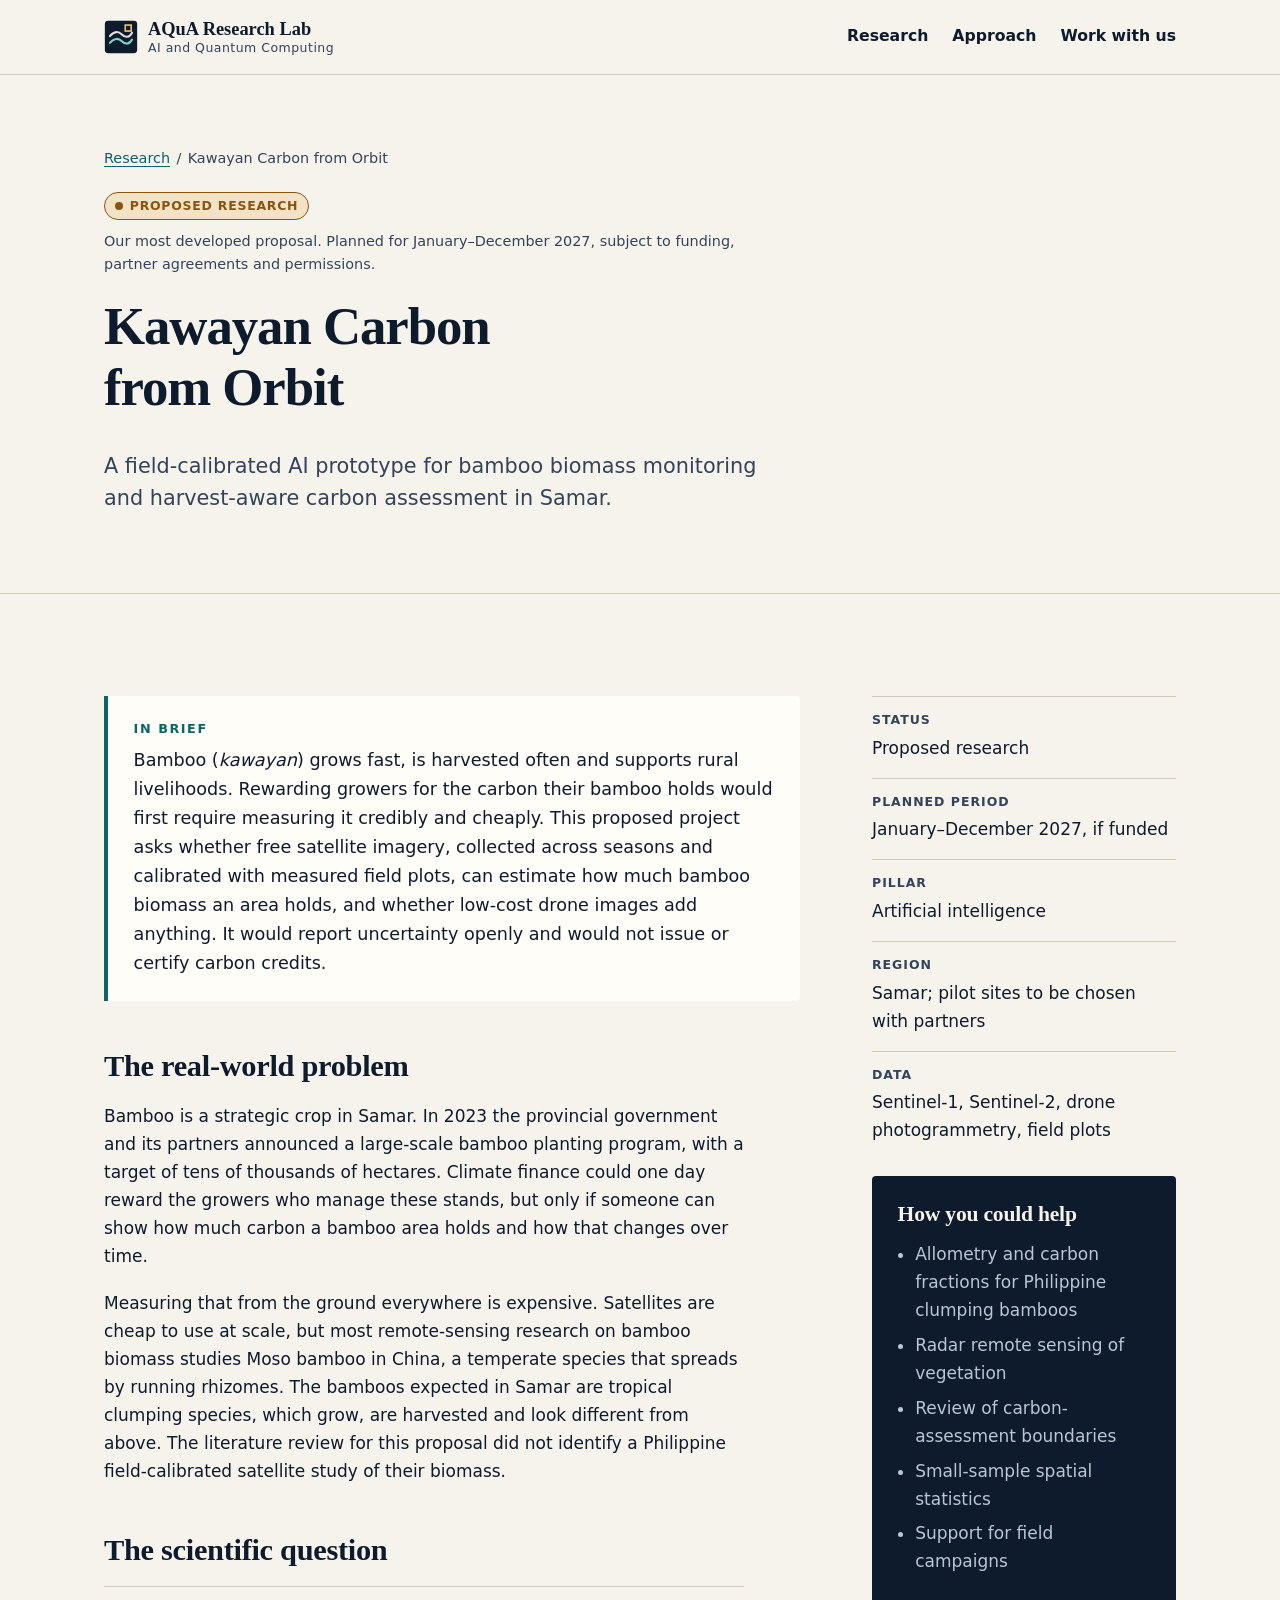
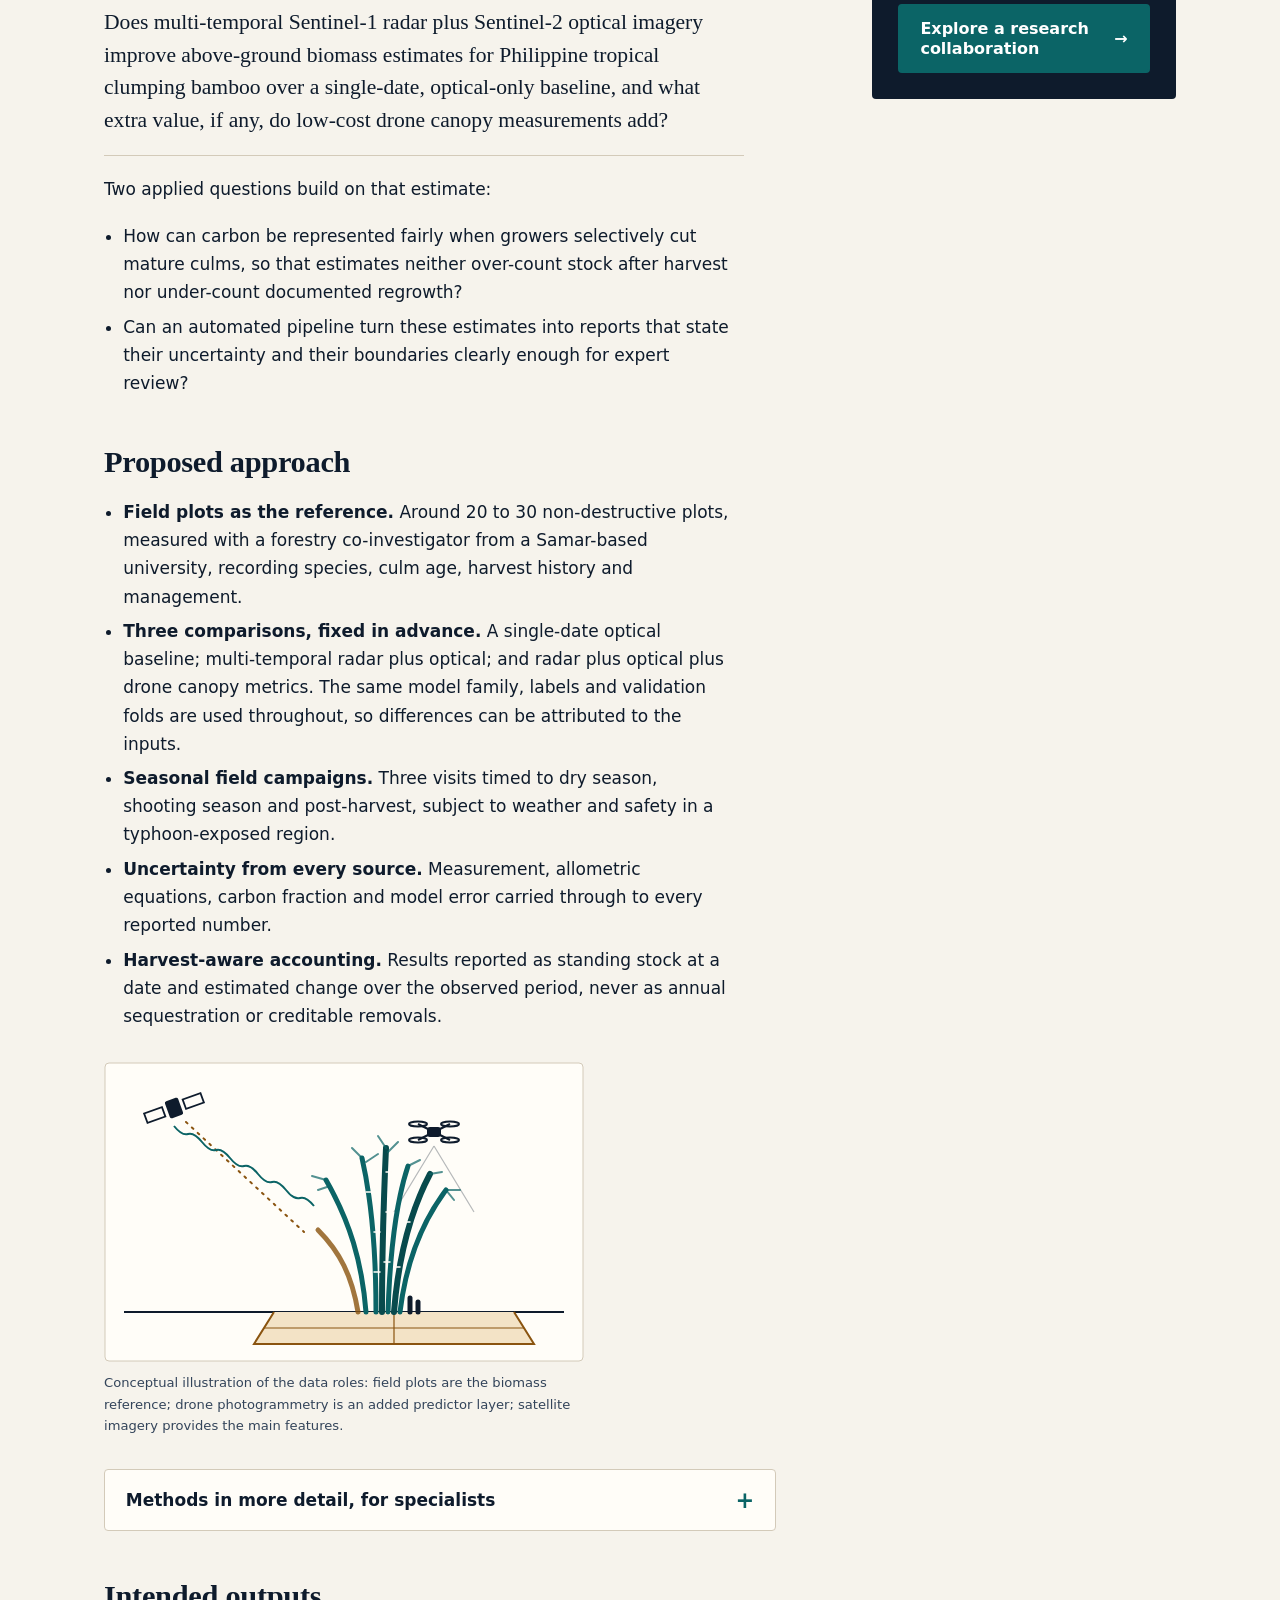
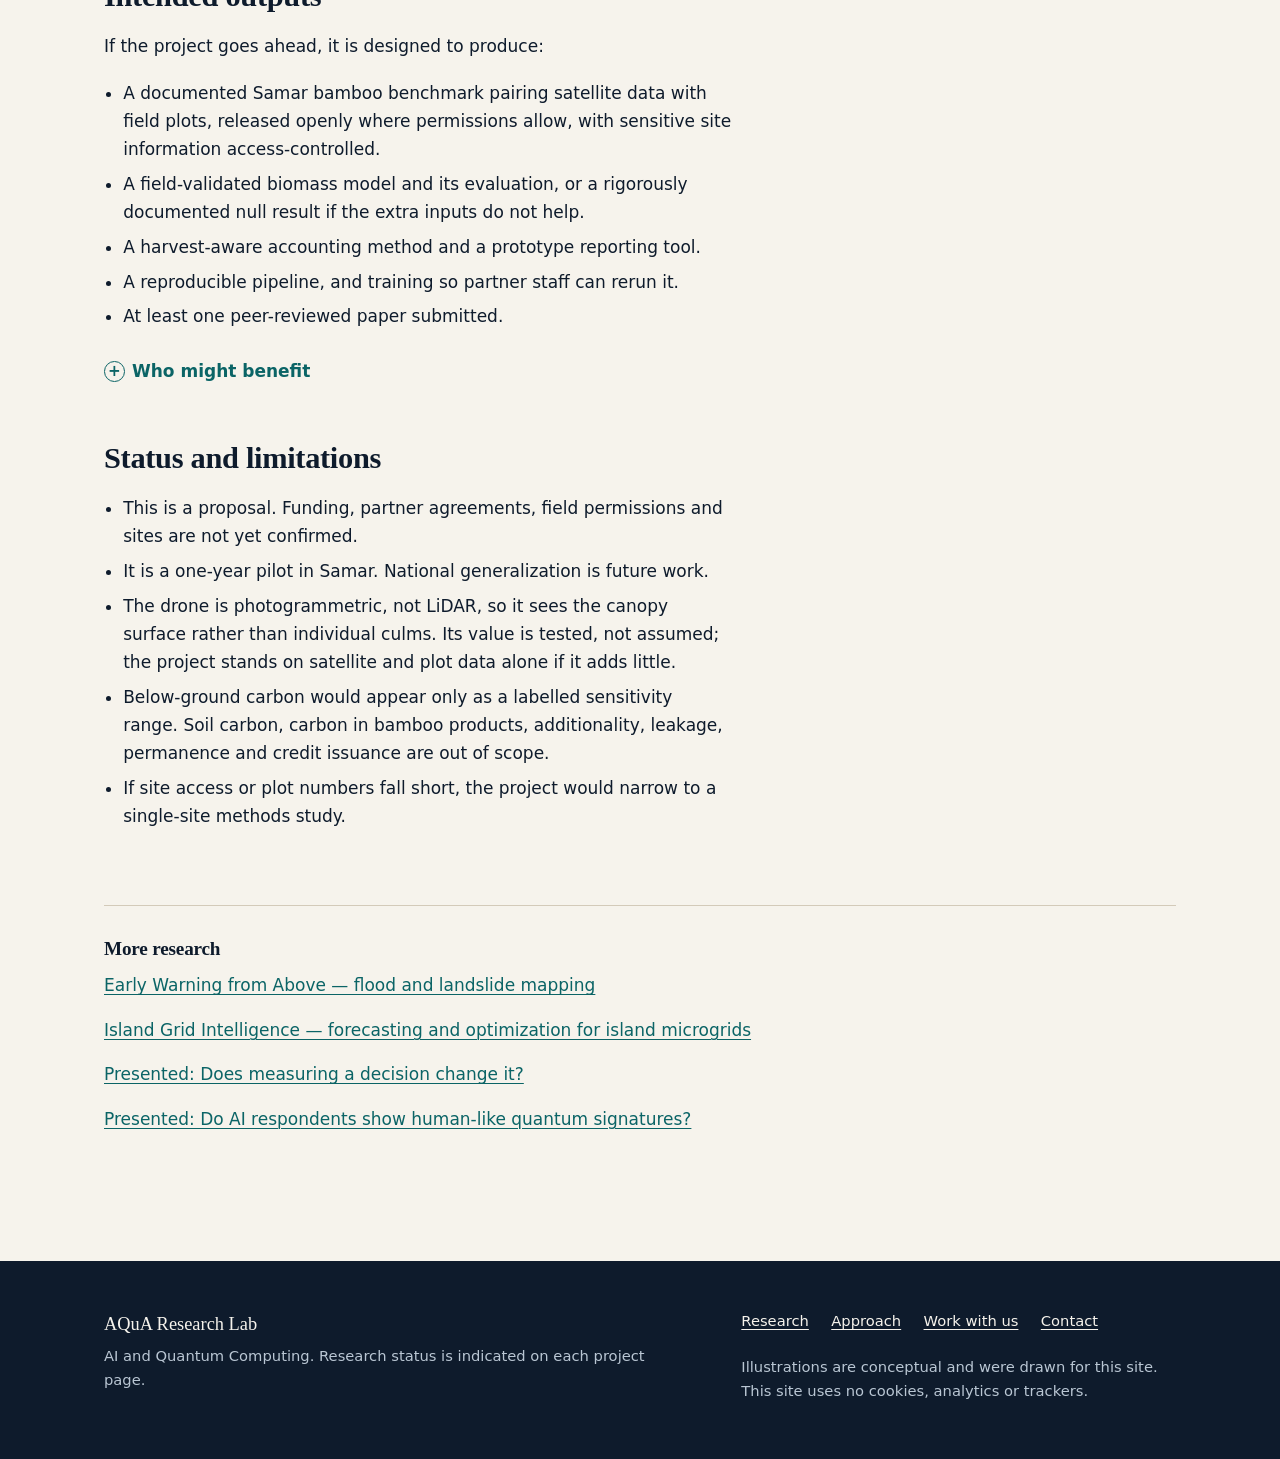
<file: research/kawayan-carbon-from-orbit.html>
<!doctype html>
<html lang="en">
<head>
  <meta charset="utf-8">
  <meta name="viewport" content="width=device-width, initial-scale=1">
  <title>Kawayan Carbon from Orbit — AQuA Research Lab</title>
  <meta name="description" content="Proposed research: can multi-temporal Sentinel-1 radar and Sentinel-2 optical imagery, calibrated with field plots, improve biomass estimates for Philippine tropical clumping bamboo in Samar?">
  <link rel="icon" href="../assets/img/favicon.svg" type="image/svg+xml">
  <link rel="stylesheet" href="../assets/css/site.css">
</head>
<body>
<a class="skip-link" href="#main">Skip to main content</a>

<header class="site-header">
  <div class="wrap">
    <a class="brand" href="../index.html">
      <img class="brand-mark" src="../assets/img/mark.svg" alt="" width="40" height="40">
      <span class="brand-text"><span class="brand-name">AQuA Research Lab</span><span class="brand-sub">AI and Quantum Computing</span></span>
    </a>
    <nav class="site-nav" aria-label="Main">
      <ul>
        <li><a href="index.html">Research</a></li>
        <li><a href="../approach.html">Approach</a></li>
        <li><a href="../work-with-us.html">Work with us</a></li>
      </ul>
    </nav>
  </div>
</header>

<main id="main">
  <section class="page-head">
    <div class="wrap">
      <nav class="breadcrumb" aria-label="Breadcrumb">
        <ol><li><a href="index.html">Research</a></li><li aria-current="page">Kawayan Carbon from Orbit</li></ol>
      </nav>
      <span class="status status-proposed">Proposed research</span>
      <p class="status-note">Our most developed proposal. Planned for January–December 2027, subject to funding, partner agreements and permissions.</p>
      <h1 style="margin-top:1.2rem">Kawayan Carbon from Orbit</h1>
      <p class="lede">A field-calibrated AI prototype for bamboo biomass monitoring and harvest-aware carbon assessment in Samar.</p>
    </div>
  </section>

  <div class="section">
    <div class="wrap detail-layout">
      <article class="detail-body">
        <section class="in-brief" aria-labelledby="brief">
          <h2 id="brief">In brief</h2>
          <p>Bamboo (<i lang="fil">kawayan</i>) grows fast, is harvested often and supports rural livelihoods. Rewarding growers for the carbon their bamboo holds would first require measuring it credibly and cheaply. This proposed project asks whether free satellite imagery, collected across seasons and calibrated with measured field plots, can estimate how much bamboo biomass an area holds, and whether low-cost drone images add anything. It would report uncertainty openly and would not issue or certify carbon credits.</p>
        </section>

        <h2>The real-world problem</h2>
        <p>Bamboo is a strategic crop in Samar. In 2023 the provincial government and its partners announced a large-scale bamboo planting program, with a target of tens of thousands of hectares. Climate finance could one day reward the growers who manage these stands, but only if someone can show how much carbon a bamboo area holds and how that changes over time.</p>
        <p>Measuring that from the ground everywhere is expensive. Satellites are cheap to use at scale, but most remote-sensing research on bamboo biomass studies Moso bamboo in China, a temperate species that spreads by running rhizomes. The bamboos expected in Samar are tropical clumping species, which grow, are harvested and look different from above. The literature review for this proposal did not identify a Philippine field-calibrated satellite study of their biomass.</p>

        <h2>The scientific question</h2>
        <p class="question-block">Does multi-temporal Sentinel-1 radar plus Sentinel-2 optical imagery improve above-ground biomass estimates for Philippine tropical clumping bamboo over a single-date, optical-only baseline, and what extra value, if any, do low-cost drone canopy measurements add?</p>
        <p>Two applied questions build on that estimate:</p>
        <ul>
          <li>How can carbon be represented fairly when growers selectively cut mature culms, so that estimates neither over-count stock after harvest nor under-count documented regrowth?</li>
          <li>Can an automated pipeline turn these estimates into reports that state their uncertainty and their boundaries clearly enough for expert review?</li>
        </ul>

        <h2>Proposed approach</h2>
        <ul>
          <li><strong>Field plots as the reference.</strong> Around 20 to 30 non-destructive plots, measured with a forestry co-investigator from a Samar-based university, recording species, culm age, harvest history and management.</li>
          <li><strong>Three comparisons, fixed in advance.</strong> A single-date optical baseline; multi-temporal radar plus optical; and radar plus optical plus drone canopy metrics. The same model family, labels and validation folds are used throughout, so differences can be attributed to the inputs.</li>
          <li><strong>Seasonal field campaigns.</strong> Three visits timed to dry season, shooting season and post-harvest, subject to weather and safety in a typhoon-exposed region.</li>
          <li><strong>Uncertainty from every source.</strong> Measurement, allometric equations, carbon fraction and model error carried through to every reported number.</li>
          <li><strong>Harvest-aware accounting.</strong> Results reported as standing stock at a date and estimated change over the observed period, never as annual sequestration or creditable removals.</li>
        </ul>
        <figure class="figure">
          <img src="../assets/img/kawayan.svg" width="480" height="300" alt="Conceptual drawing: a bamboo clump with culms of different ages and a harvested stump, a field plot marked on the ground, a drone above the clump, and a satellite observing with both radar and optical signals.">
          <figcaption>Conceptual illustration of the data roles: field plots are the biomass reference; drone photogrammetry is an added predictor layer; satellite imagery provides the main features.</figcaption>
        </figure>

        <details class="specialist">
          <summary>Methods in more detail, for specialists</summary>
          <div class="details-body">
            <p><strong>Models.</strong> Gradient-boosted regression as the main model family, with an interpretable linear model as a secondary benchmark. Deep learning is not part of the plan: with tens of plot-level labels a defensible deep model is unlikely.</p>
            <p><strong>Metric and decision rule.</strong> Normalized RMSE as the primary metric, with MAE alongside. The margin that counts as a meaningful improvement is registered after the field biomass range is known and before any model is fitted. Interval width and empirical coverage also inform the decision.</p>
            <p><strong>Validation.</strong> Spatially blocked, plot-grouped hold-out; leave-one-site-out reported only as a transfer stress test. The plot, not the pixel, is the effective sample unit. Feature sets are small and pre-specified; tuning is nested inside training folds.</p>
            <p><strong>Plots.</strong> Default 20 m × 20 m plots aligned to the Sentinel-2 10 m grid where feasible, with documented fallbacks for irregular stands. Culm diameter at 1.3 m; culm height on a systematic subsample; drone canopy height is never treated as culm height. Expected species are <i>Dendrocalamus asper</i> and/or <i>Bambusa blumeana</i>, to be confirmed at inception.</p>
            <p><strong>Uncertainty.</strong> Monte Carlo propagation with each error source represented once; allometry and carbon fraction follow explicit hierarchies from locally validated equations down to generic defaults, which are used only for sensitivity analysis.</p>
            <p><strong>Harvest attribution.</strong> Change is attributed to harvest or regrowth according to the reliability of the harvest record: documented, grower-recalled, observed stumps, inferred or unknown. Validation in the funded period would focus on documented harvest events; regrowth estimation is exploratory.</p>
            <p><strong>Reporting.</strong> Reports would be structured around selected observable-data requirements of Verra's VM0047 methodology (v1.1), listing the fields they do not populate. This is pre-certification decision support, not a compliance or near-compliance system.</p>
          </div>
        </details>

        <h2>Intended outputs</h2>
        <p>If the project goes ahead, it is designed to produce:</p>
        <ul>
          <li>A documented Samar bamboo benchmark pairing satellite data with field plots, released openly where permissions allow, with sensitive site information access-controlled.</li>
          <li>A field-validated biomass model and its evaluation, or a rigorously documented null result if the extra inputs do not help.</li>
          <li>A harvest-aware accounting method and a prototype reporting tool.</li>
          <li>A reproducible pipeline, and training so partner staff can rerun it.</li>
          <li>At least one peer-reviewed paper submitted.</li>
        </ul>

        <details class="more">
          <summary>Who might benefit</summary>
          <div class="more-body">
            <ul>
          <li><strong>Forestry and remote-sensing researchers,</strong> through a Philippine benchmark and a tested method for clumping bamboo.</li>
          <li><strong>Provincial and local planners and bamboo-industry partners,</strong> through maps and estimates for screening and prioritization.</li>
          <li><strong>Growers and cooperatives,</strong> through clearer, explained information about their stands. This does not imply any carbon income.</li>
          <li><strong>Carbon-project developers and validators,</strong> who remain responsible for certification, through transparent upstream estimates.</li>
        </ul>
          </div>
        </details>

        <h2>Status and limitations</h2>
        <ul>
          <li>This is a proposal. Funding, partner agreements, field permissions and sites are not yet confirmed.</li>
          <li>It is a one-year pilot in Samar. National generalization is future work.</li>
          <li>The drone is photogrammetric, not LiDAR, so it sees the canopy surface rather than individual culms. Its value is tested, not assumed; the project stands on satellite and plot data alone if it adds little.</li>
          <li>Below-ground carbon would appear only as a labelled sensitivity range. Soil carbon, carbon in bamboo products, additionality, leakage, permanence and credit issuance are out of scope.</li>
          <li>If site access or plot numbers fall short, the project would narrow to a single-site methods study.</li>
        </ul>
      </article>

      <aside class="detail-aside" aria-label="Project summary and how to help">
        <dl class="fact-list">
          <div><dt>Status</dt><dd>Proposed research</dd></div>
          <div><dt>Planned period</dt><dd>January–December 2027, if funded</dd></div>
          <div><dt>Pillar</dt><dd>Artificial intelligence</dd></div>
          <div><dt>Region</dt><dd>Samar; pilot sites to be chosen with partners</dd></div>
          <div><dt>Data</dt><dd>Sentinel-1, Sentinel-2, drone photogrammetry, field plots</dd></div>
        </dl>
        <div class="help-box" style="margin-top:2rem">
          <h2>How you could help</h2>
          <ul>
            <li>Allometry and carbon fractions for Philippine clumping bamboos</li>
            <li>Radar remote sensing of vegetation</li>
            <li>Review of carbon-assessment boundaries</li>
            <li>Small-sample spatial statistics</li>
            <li>Support for field campaigns</li>
          </ul>
          <a class="btn btn-primary arrow" href="../work-with-us.html#collaborate">Explore a research collaboration</a>
        </div>
      </aside>
    </div>

    <div class="wrap">
      <nav class="next-projects" aria-labelledby="more-title">
        <h2 id="more-title" style="font-size:1.2rem">More research</h2>
        <ul>
          <li><a href="early-warning-from-above.html">Early Warning from Above — flood and landslide mapping</a></li>
          <li><a href="island-grid-intelligence.html">Island Grid Intelligence — forecasting and optimization for island microgrids</a></li>
          <li><a href="does-measuring-a-decision-change-it.html">Presented: Does measuring a decision change it?</a></li>
          <li><a href="do-ai-respondents-show-quantum-signatures.html">Presented: Do AI respondents show human-like quantum signatures?</a></li>
        </ul>
      </nav>
    </div>
  </div>
</main>

<footer class="site-footer">
  <div class="wrap footer-grid">
    <div>
      <p class="footer-name">AQuA Research Lab</p>
      <p>AI and Quantum Computing. Research status is indicated on each project page.</p>
    </div>
    <div>
      <ul>
        <li><a href="index.html">Research</a></li>
        <li><a href="../approach.html">Approach</a></li>
        <li><a href="../work-with-us.html">Work with us</a></li>
        <li><a href="../work-with-us.html#contact">Contact</a></li>
      </ul>
      <p class="small" style="margin-top:1rem">Illustrations are conceptual and were drawn for this site. This site uses no cookies, analytics or trackers.</p>
    </div>
  </div>
</footer>
</body>
</html>
</file>
<file: assets/css/site.css>
/* AQuA Research Lab — site styles
   One stylesheet for every page. Colours and type live in :root below.
   Contrast notes: every text/background pair listed in MAINTAINING.md was checked for WCAG AA. */

:root {
  --ink: #0e1b2c;          /* primary text, dark bands */
  --ink-2: #33445a;        /* secondary text on paper */
  --paper: #f6f3ec;        /* page background */
  --paper-2: #ebe5d8;      /* alternate band */
  --card: #fffdf8;         /* cards */
  --rule: #d3cab9;         /* hairlines */
  --teal: #0b6466;         /* links, primary accent */
  --teal-dark: #084a4c;    /* hover */
  --teal-soft: #d7ebe7;    /* tinted fills */
  --ochre: #8a5410;        /* warm accent text */
  --ochre-soft: #f3e3c6;
  --on-ink: #f6f3ec;       /* text on navy */
  --on-ink-2: #b9c6d3;     /* muted text on navy */
  --teal-on-ink: #7fd3c8;  /* accent on navy */

  --serif: "Iowan Old Style", "Charter", "Bitstream Charter", "Sitka Text", Cambria, Georgia, serif;
  --sans: system-ui, -apple-system, "Segoe UI", Roboto, "Helvetica Neue", Arial, sans-serif;

  --wrap: 72rem;
  --measure: 40rem;
  --gutter: clamp(1rem, 4vw, 2.5rem);
  --space: clamp(3.5rem, 8vw, 6.5rem);
  --radius: 4px;
  color-scheme: light;
}

*, *::before, *::after { box-sizing: border-box; }

html { -webkit-text-size-adjust: 100%; text-size-adjust: 100%; }

body {
  margin: 0;
  background: var(--paper);
  color: var(--ink);
  font-family: var(--sans);
  font-size: 1.0625rem;
  line-height: 1.65;
  overflow-wrap: break-word;
}

img, svg { max-width: 100%; height: auto; display: block; }

h1, h2, h3, h4 {
  font-family: var(--serif);
  font-weight: 600;
  line-height: 1.15;
  letter-spacing: -0.01em;
  margin: 0 0 0.6em;
  text-wrap: balance;
}
h1 { font-size: clamp(2.2rem, 6vw, 4rem); letter-spacing: -0.02em; }
h2 { font-size: clamp(1.65rem, 3.6vw, 2.5rem); }
h3 { font-size: clamp(1.2rem, 2.2vw, 1.45rem); }
h4 { font-size: 1.05rem; font-family: var(--sans); font-weight: 700; letter-spacing: 0; }

p, ul, ol, dl { margin: 0 0 1.1em; }
p { max-width: var(--measure); }
li { margin-bottom: 0.4em; }

a { color: var(--teal); text-decoration-thickness: 1px; text-underline-offset: 0.18em; }
a:hover { color: var(--teal-dark); text-decoration-thickness: 2px; }

:focus-visible {
  outline: 3px solid var(--ochre);
  outline-offset: 3px;
  border-radius: 2px;
}
.band-ink :focus-visible { outline-color: var(--teal-on-ink); }

.visually-hidden { position: absolute !important; width: 1px; height: 1px; padding: 0; margin: -1px; overflow: hidden; clip: rect(0 0 0 0); white-space: nowrap; border: 0; }
.more-body .status { margin-right: 0.5rem; }

.skip-link {
  position: absolute; left: 1rem; top: -4rem;
  background: var(--ink); color: var(--on-ink);
  padding: 0.6rem 1rem; z-index: 10; border-radius: var(--radius);
}
.skip-link:focus { top: 1rem; color: var(--on-ink); }

.wrap { max-width: var(--wrap); margin: 0 auto; padding: 0 var(--gutter); }
.measure { max-width: var(--measure); }

/* ---------- Header ---------- */
.site-header { border-bottom: 1px solid var(--rule); background: var(--paper); }
.site-header .wrap {
  display: flex; flex-wrap: wrap; align-items: center;
  justify-content: space-between; gap: 0.5rem 2rem;
  padding-top: 0.9rem; padding-bottom: 0.9rem;
}
.brand { display: flex; align-items: center; gap: 0.65rem; color: var(--ink); text-decoration: none; }
.brand:hover { color: var(--ink); }
.brand-mark { width: 2.1rem; height: 2.1rem; flex: none; }
.brand-text { display: flex; flex-direction: column; line-height: 1.15; }
.brand-name { font-family: var(--serif); font-weight: 600; font-size: 1.15rem; }
.brand-sub { font-size: 0.78rem; color: var(--ink-2); letter-spacing: 0.04em; }

.site-nav ul { display: flex; flex-wrap: wrap; gap: 0.25rem 1.5rem; list-style: none; margin: 0; padding: 0; }
.site-nav li { margin: 0; }
.site-nav a {
  display: inline-block; padding: 0.55rem 0; color: var(--ink);
  text-decoration: none; font-weight: 600; font-size: 0.98rem;
  border-bottom: 2px solid transparent;
}
.site-nav a:hover { color: var(--teal); border-bottom-color: var(--teal); }
.site-nav a[aria-current="page"] { border-bottom-color: var(--ochre); }

/* ---------- Generic sections ---------- */
.section { padding: var(--space) 0; }
.section + .section { padding-top: 0; }
.band { background: var(--paper-2); }
.band + .section, .section + .band, .band-ink + .section { padding-top: var(--space); }
.band-ink { background: var(--ink); color: var(--on-ink); }
.band-ink a { color: var(--teal-on-ink); }
.band-ink a:hover { color: #ffffff; }
.band-ink .eyebrow { color: var(--teal-on-ink); }
.band-ink p, .band-ink li { color: var(--on-ink); }
.band-ink .muted { color: var(--on-ink-2); }

.eyebrow {
  font-family: var(--sans); font-size: 0.8rem; font-weight: 700;
  letter-spacing: 0.12em; text-transform: uppercase; color: var(--teal);
  margin-bottom: 0.9rem;
}
.lede { font-size: clamp(1.12rem, 2vw, 1.3rem); line-height: 1.55; color: var(--ink-2); max-width: 42rem; }
.muted { color: var(--ink-2); }
.small { font-size: 0.92rem; }
.section-head { max-width: 46rem; margin-bottom: 2.5rem; }
.section-head p { color: var(--ink-2); }

/* ---------- Buttons ---------- */
.actions { display: flex; flex-wrap: wrap; gap: 0.85rem; margin-top: 2rem; }
.btn {
  display: inline-flex; align-items: center; gap: 0.5rem;
  padding: 0.85rem 1.3rem; border-radius: var(--radius);
  font-weight: 700; font-size: 1rem; line-height: 1.2; text-decoration: none;
  border: 2px solid var(--teal); min-height: 44px;
}
.btn-primary { background: var(--teal); color: #ffffff; }
.btn-primary:hover { background: var(--teal-dark); border-color: var(--teal-dark); color: #ffffff; }
.btn-secondary { background: transparent; color: var(--teal); }
.btn-secondary:hover { background: var(--teal-soft); color: var(--teal-dark); }
.band-ink .btn-primary { background: var(--teal-on-ink); border-color: var(--teal-on-ink); color: var(--ink); }
.band-ink .btn-primary:hover { background: #ffffff; border-color: #ffffff; color: var(--ink); }
.band-ink .btn-secondary { color: var(--on-ink); border-color: var(--on-ink-2); }
.band-ink .btn-secondary:hover { background: rgba(255,255,255,0.08); color: #ffffff; }
.arrow::after { content: "\2192"; display: inline-block; transition: transform .15s ease; }
a:hover .arrow::after, .btn:hover.arrow::after { transform: translateX(3px); }

/* ---------- Hero ---------- */
.hero { padding: clamp(3rem, 8vw, 6rem) 0 clamp(3rem, 7vw, 5.5rem); border-bottom: 1px solid var(--rule); }
.hero-grid { display: grid; gap: 2.5rem; align-items: center; }
.hero h1 { max-width: 15ch; margin-bottom: 0.45em; }
.hero .lede { margin-bottom: 0; }
.hero-figure { margin: 0; color: var(--ink); }
.hero-figure figcaption, .figure figcaption {
  font-size: 0.82rem; color: var(--ink-2); margin-top: 0.6rem; max-width: 30rem;
}
.hero-figure figcaption strong { display: block; font-family: var(--serif); font-size: 1.1rem; line-height: 1.35; color: var(--ink); margin-bottom: 0.35rem; }
.proof-strip {
  display: flex; flex-wrap: wrap; gap: 0.5rem 1.4rem; list-style: none;
  padding: 1.4rem 0 0; margin: 2.2rem 0 0; border-top: 1px solid var(--rule);
  font-size: 0.92rem; color: var(--ink-2);
}
.proof-strip li { margin: 0; display: flex; align-items: center; gap: 0.5rem; }
.proof-strip li::before { content: ""; width: 0.5rem; height: 0.5rem; border-radius: 50%; background: var(--ochre); flex: none; }

@media (min-width: 900px) {
  .hero-grid { grid-template-columns: 1.25fr 1fr; gap: 4rem; }
}

/* ---------- Page heads (inner pages) ---------- */
.page-head { padding: clamp(2.5rem, 6vw, 4.5rem) 0 clamp(2rem, 5vw, 3.5rem); border-bottom: 1px solid var(--rule); }
.page-head h1 { font-size: clamp(2rem, 5vw, 3.3rem); max-width: 22ch; }
.breadcrumb { font-size: 0.9rem; margin-bottom: 1.2rem; }
.breadcrumb ol { list-style: none; display: flex; flex-wrap: wrap; gap: 0.4rem; margin: 0; padding: 0; }
.breadcrumb li { margin: 0; }
.breadcrumb li + li::before { content: "/"; margin-right: 0.4rem; color: var(--ink-2); }
.breadcrumb [aria-current="page"] { color: var(--ink-2); }

/* ---------- Grids and cards ---------- */
.grid-2, .grid-3, .grid-4 { display: grid; gap: 1.5rem; }
@media (min-width: 720px) {
  .grid-2 { grid-template-columns: repeat(2, minmax(0, 1fr)); }
  .grid-4 { grid-template-columns: repeat(2, minmax(0, 1fr)); }
}
@media (min-width: 980px) {
  .grid-3 { grid-template-columns: repeat(3, minmax(0, 1fr)); }
}
@media (min-width: 1100px) {
  .grid-4 { grid-template-columns: repeat(4, minmax(0, 1fr)); }
}

.card {
  background: var(--card); border: 1px solid var(--rule); border-radius: var(--radius);
  padding: clamp(1.3rem, 3vw, 1.8rem); display: flex; flex-direction: column;
}
.card h3 { margin-top: 0.2rem; }
.card p:last-child, .card ul:last-child { margin-bottom: 0; }
.card .card-foot { margin-top: auto; padding-top: 1.2rem; }

.project-card { position: relative; }
.project-card h3 a { color: var(--ink); text-decoration: none; }
.project-card h3 a::after { content: ""; position: absolute; inset: 0; } /* whole card clickable */
.project-card:hover { border-color: var(--teal); }
.project-card:hover h3 a { color: var(--teal); }
.project-card:focus-within { outline: 3px solid var(--ochre); outline-offset: 3px; }
.project-card h3 a:focus-visible { outline: none; }
.project-card .question { font-family: var(--serif); font-size: 1.08rem; line-height: 1.5; color: var(--ink); }
.project-card .tags { font-size: 0.85rem; color: var(--ink-2); margin: 0.8rem 0 0; }
.project-card .read { font-weight: 700; color: var(--teal); }
.project-figure { color: var(--ink); margin: -0.3rem 0 1rem; }

.pillar { border-top: 3px solid var(--teal); padding-top: 1.2rem; }
.pillar.quantum { border-top-color: var(--ochre); }
.pillar h3 { margin-bottom: 0.4em; }

/* ---------- Status labels ---------- */
.status {
  display: inline-flex; align-items: center; gap: 0.45rem; align-self: flex-start;
  font-size: 0.78rem; font-weight: 700; letter-spacing: 0.06em; text-transform: uppercase;
  padding: 0.3rem 0.6rem; border-radius: 999px; border: 1px solid currentColor; line-height: 1.3;
}
.status::before { content: ""; width: 0.5rem; height: 0.5rem; border-radius: 50%; background: currentColor; }
.status-proposed { color: var(--ochre); background: var(--ochre-soft); }
.status-concept { color: var(--ink-2); background: #e6e9ec; }
.status-concept::before { background: transparent; border: 1.5px solid currentColor; }
.status-presented { color: var(--teal-dark); background: var(--teal-soft); }
.status-note { font-size: 0.9rem; color: var(--ink-2); margin: 0.6rem 0 0; }

/* ---------- Presented research (posters) ---------- */
.poster-card { position: relative; display: grid; gap: 1.2rem; }
@media (min-width: 560px) { .poster-card { grid-template-columns: 9.5rem 1fr; align-items: start; } .poster-card .poster-thumb { max-width: 12rem; } }
.poster-card .poster-thumb { width: 100%; max-width: 8rem; border: 1px solid var(--rule); box-shadow: 0 1px 0 var(--rule); }
.poster-card h3 a { color: var(--ink); text-decoration: none; }
.poster-card h3 a::after { content: ""; position: absolute; inset: 0; }
.poster-card:hover { border-color: var(--teal); }
.poster-card:hover h3 a { color: var(--teal); }
.poster-card:focus-within { outline: 3px solid var(--ochre); outline-offset: 3px; }
.poster-card h3 a:focus-visible { outline: none; }
.poster-card .question { font-family: var(--serif); font-size: 1.05rem; line-height: 1.5; }
.authors { font-size: 0.92rem; color: var(--ink-2); margin: 0.6rem 0 0; }
.evidence-note { font-size: 0.88rem; color: var(--ink-2); border-left: 3px solid var(--teal); padding-left: 0.7rem; margin: 0.8rem 0 0; }

.author-list { list-style: none; padding: 0; margin: 1.2rem 0 0; display: flex; flex-wrap: wrap; gap: 0.3rem 1.6rem; }
.author-list li { margin: 0; }
.author-list .aff { color: var(--ink-2); font-size: 0.92rem; }

.finding {
  background: var(--ink); color: var(--on-ink); border-radius: var(--radius);
  padding: 1.5rem 1.6rem; margin: 0 0 1.5rem; max-width: 42rem;
}
.finding .eyebrow { color: var(--teal-on-ink); margin-bottom: 0.5rem; }
.finding p.eyebrow { font-family: var(--sans); font-size: 0.8rem; line-height: 1.4; }
.finding p { color: var(--on-ink); font-family: var(--serif); font-size: clamp(1.1rem, 2vw, 1.3rem); line-height: 1.5; margin: 0; max-width: none; }
.stat-row { display: grid; gap: 1rem; margin: 0 0 1.5rem; max-width: 42rem; }
@media (min-width: 640px) { .stat-row { grid-template-columns: repeat(3, minmax(0, 1fr)); } }
.stat { border-top: 3px solid var(--teal); padding-top: 0.6rem; }
.stat strong { display: block; font-family: var(--serif); font-size: 1.7rem; line-height: 1.1; }
.stat span { font-size: 0.9rem; color: var(--ink-2); }

.poster-access { display: grid; gap: 1.2rem; align-items: start; background: var(--card); border: 1px solid var(--rule); border-radius: var(--radius); padding: 1.3rem; max-width: 42rem; }
@media (min-width: 560px) { .poster-access { grid-template-columns: 8rem 1fr; } }
.poster-access img { border: 1px solid var(--rule); }
.poster-access p { margin-bottom: 0.6rem; }

.contact-strip { display: flex; flex-wrap: wrap; align-items: center; gap: 0.8rem 1.4rem; margin-top: 2rem; }
.contact-strip .addr { font-size: 0.95rem; color: var(--ink-2); }
.band-ink .contact-strip .addr { color: var(--on-ink-2); }

.pathway-grid { display: grid; gap: 1.5rem; }
@media (min-width: 820px) { .pathway-grid { grid-template-columns: repeat(2, minmax(0, 1fr)); } }
.pathway-block { background: var(--card); border: 1px solid var(--rule); border-radius: var(--radius); padding: clamp(1.3rem, 3vw, 1.8rem); scroll-margin-top: 1rem; }
.pathway-block h2 { font-size: clamp(1.35rem, 2.6vw, 1.7rem); }
.pathway-block h3 { font-family: var(--sans); font-size: 0.8rem; font-weight: 700; letter-spacing: 0.1em; text-transform: uppercase; color: var(--ink-2); margin: 1.1rem 0 0.4rem; }
.pathway-block ul { padding-left: 1.1rem; margin-bottom: 0.4rem; }
.pathway-block li { margin-bottom: 0.25rem; }
.pathway-block .next { margin-top: 1rem; font-weight: 700; }

/* ---------- Click-to-expand detail (progressive disclosure) ----------
   Uses native <details>/<summary>: works with mouse, touch and keyboard, no JavaScript. */
details.more { margin: 0.4rem 0 0.8rem; max-width: 42rem; }
details.more > summary {
  cursor: pointer; list-style: none; display: inline-flex; align-items: center; gap: 0.45rem;
  min-height: 44px; font-weight: 700; color: var(--teal);
}
details.more > summary::-webkit-details-marker { display: none; }
details.more > summary::before {
  content: "+"; display: inline-grid; place-items: center; width: 1.3rem; height: 1.3rem;
  border: 1.5px solid currentColor; border-radius: 50%; font-size: 0.95rem; line-height: 1;
}
details.more[open] > summary::before { content: "\2212"; }
details.more > summary:hover { color: var(--teal-dark); text-decoration: underline; text-underline-offset: 0.18em; }
details.more > .more-body { padding: 0.2rem 0 0.4rem 1.75rem; border-left: 2px solid var(--rule); margin-left: 0.6rem; }
details.more > .more-body > :last-child { margin-bottom: 0; }
.band-ink details.more > summary { color: var(--teal-on-ink); }
.band-ink details.more > .more-body { border-left-color: rgba(246,243,236,0.22); }
.band-ink details.more > .more-body p, .band-ink details.more > .more-body li { color: var(--on-ink-2); }

/* Commitments as expandable rows */
.commitments details > summary { cursor: pointer; list-style: none; display: grid; gap: 0.3rem; min-height: 44px; }
.commitments details > summary::-webkit-details-marker { display: none; }
.commitments details > summary h3 { display: flex; justify-content: space-between; gap: 1rem; }
.commitments details > summary h3::after { content: "+"; color: var(--teal-on-ink); font-family: var(--sans); font-weight: 400; }
.commitments details[open] > summary h3::after { content: "\2212"; }
.commitments .commit-detail { margin-top: 0.6rem; }
ul.commitments li { display: block; }
@media (min-width: 760px) {
  .commitments details > summary { grid-template-columns: 16rem 1fr; gap: 2rem; align-items: baseline; }
  .commitments .commit-detail { margin-left: 18rem; }
}

/* ---------- Process flow ---------- */
.flow { list-style: none; padding: 0; margin: 0; display: grid; gap: 1rem; counter-reset: step; }
.flow li {
  counter-increment: step; margin: 0; position: relative;
  background: var(--card); border: 1px solid var(--rule); border-radius: var(--radius);
  padding: 1.2rem 1.2rem 1.2rem 3.6rem;
}
.flow li::before {
  content: counter(step); position: absolute; left: 1.1rem; top: 1.1rem;
  width: 1.75rem; height: 1.75rem; border-radius: 50%;
  background: var(--ink); color: var(--on-ink); font-weight: 700; font-size: 0.9rem;
  display: grid; place-items: center;
}
.flow h3 { font-size: 1.12rem; margin-bottom: 0.3rem; }
.flow p { margin: 0; font-size: 0.96rem; color: var(--ink-2); }
@media (min-width: 980px) {
  .flow { grid-template-columns: repeat(5, minmax(0, 1fr)); gap: 0.75rem; }
  .flow li { padding: 3.6rem 1.1rem 1.2rem; }
  .flow li::before { left: 1.1rem; top: 1.1rem; }
  .flow li:not(:last-child)::after {
    content: ""; position: absolute; top: 1.95rem; right: -0.75rem; width: 0.75rem; height: 2px; background: var(--ink);
  }
}
.flow-caption { font-size: 0.85rem; color: var(--ink-2); margin-top: 1rem; }

/* ---------- Commitments ---------- */
.commitments { list-style: none; padding: 0; margin: 0; display: grid; gap: 0; }
.commitments li { margin: 0; padding: 1.3rem 0; border-top: 1px solid var(--rule); display: grid; gap: 0.3rem; }
.commitments li:last-child { border-bottom: 1px solid var(--rule); }
.commitments h3 { font-size: 1.15rem; margin: 0; }
.commitments p { margin: 0; color: var(--ink-2); }
@media (min-width: 760px) {
  .commitments li { grid-template-columns: 16rem 1fr; gap: 2rem; align-items: baseline; }
}
.band-ink .commitments li { border-color: rgba(246,243,236,0.22); }
.band-ink .commitments p { color: var(--on-ink-2); }

/* ---------- Pathways ---------- */
.pathway h3 { margin-bottom: 0.4em; }
.pathway .who { font-size: 0.85rem; font-weight: 700; letter-spacing: 0.06em; text-transform: uppercase; color: var(--ochre); margin-bottom: 0.6rem; }
.band-ink .card { background: #15273d; border-color: #2a3e57; color: var(--on-ink); }
.band-ink .card p { color: var(--on-ink-2); }
.band-ink .pathway .who { color: #e9b872; }

/* ---------- Detail pages ---------- */
.detail-layout { display: grid; gap: 3rem; }
@media (min-width: 980px) {
  .detail-layout { grid-template-columns: minmax(0, 1fr) 19rem; gap: 4.5rem; align-items: start; }
  .detail-aside { position: sticky; top: 1.5rem; }
}
.detail-body h2 { font-size: clamp(1.45rem, 3vw, 1.9rem); margin-top: 2.8rem; padding-top: 0.2rem; }
.detail-body h2:first-child { margin-top: 0; }
.detail-body ul { padding-left: 1.2rem; }
.detail-body li { max-width: 38rem; }

.in-brief {
  background: var(--card); border-left: 4px solid var(--teal); border-radius: 0 var(--radius) var(--radius) 0;
  padding: 1.4rem 1.6rem; margin: 0 0 2.5rem;
}
.in-brief h2 { font-family: var(--sans); font-size: 0.8rem; font-weight: 700; letter-spacing: 0.12em; text-transform: uppercase; color: var(--teal); margin: 0 0 0.6rem; }
.in-brief p { font-size: 1.1rem; margin: 0; max-width: none; }

.question-block {
  font-family: var(--serif); font-size: clamp(1.15rem, 2.2vw, 1.35rem); line-height: 1.5;
  border-top: 1px solid var(--rule); border-bottom: 1px solid var(--rule);
  padding: 1.2rem 0; margin: 0 0 1.2rem; max-width: 40rem;
}

.not-list { list-style: none; padding: 0 !important; }
.not-list li { padding-left: 1.6rem; position: relative; }
.not-list li::before { content: "\2715"; position: absolute; left: 0; top: 0; color: var(--ochre); font-weight: 700; }

.fact-list { margin: 0; display: grid; gap: 1rem; }
.fact-list div { border-top: 1px solid var(--rule); padding-top: 0.8rem; }
.fact-list dt { font-size: 0.78rem; font-weight: 700; letter-spacing: 0.08em; text-transform: uppercase; color: var(--ink-2); }
.fact-list dd { margin: 0.2rem 0 0; }

details.specialist {
  border: 1px solid var(--rule); border-radius: var(--radius); background: var(--card);
  margin: 1.5rem 0; max-width: 42rem;
}
details.specialist summary {
  cursor: pointer; padding: 1rem 1.3rem; font-weight: 700; list-style: none;
  display: flex; justify-content: space-between; align-items: center; gap: 1rem; min-height: 44px;
}
details.specialist summary::-webkit-details-marker { display: none; }
details.specialist summary::after { content: "+"; font-size: 1.4rem; line-height: 1; color: var(--teal); }
details.specialist[open] summary::after { content: "\2212"; }
details.specialist .details-body { padding: 0 1.3rem 1.2rem; }
details.specialist .details-body > :last-child { margin-bottom: 0; }

.help-box { background: var(--ink); color: var(--on-ink); border-radius: var(--radius); padding: 1.6rem; }
.help-box h2 { color: var(--on-ink); font-size: 1.35rem; margin-top: 0 !important; }
.help-box ul { padding-left: 1.1rem; color: var(--on-ink-2); }
.help-box .btn { margin-top: 0.6rem; }

.figure { margin: 2rem 0; color: var(--ink); }

.next-projects { border-top: 1px solid var(--rule); padding-top: 2rem; margin-top: 3.5rem; }
.next-projects ul { list-style: none; padding: 0; display: grid; gap: 0.6rem; }

/* ---------- Tables ---------- */
.table-wrap { overflow-x: auto; border: 1px solid var(--rule); border-radius: var(--radius); background: var(--card); }
table { border-collapse: collapse; width: 100%; min-width: 40rem; font-size: 0.95rem; }
caption { text-align: left; padding: 1rem 1.1rem 0; font-weight: 700; }
th, td { text-align: left; vertical-align: top; padding: 0.85rem 1.1rem; border-bottom: 1px solid var(--rule); }
thead th { font-size: 0.78rem; letter-spacing: 0.08em; text-transform: uppercase; color: var(--ink-2); }
tbody tr:last-child th, tbody tr:last-child td { border-bottom: 0; }
tbody th { font-family: var(--serif); font-size: 1.02rem; }

/* ---------- Pathway detail (Work with us) ---------- */
.path-section { padding: clamp(2.5rem, 6vw, 4rem) 0; border-top: 1px solid var(--rule); scroll-margin-top: 1rem; }
.path-section:first-of-type { border-top: 0; }
.path-grid { display: grid; gap: 2rem; }
@media (min-width: 900px) { .path-grid { grid-template-columns: 1fr 1fr; gap: 3rem; } }
.path-section h3 { font-size: 1.1rem; font-family: var(--sans); font-weight: 700; margin-top: 0.4rem; }
.path-section ul { padding-left: 1.2rem; }

.jump-links { list-style: none; padding: 0; margin: 2rem 0 0; display: flex; flex-wrap: wrap; gap: 0.6rem; }
.jump-links li { margin: 0; }
.jump-links a {
  display: inline-block; padding: 0.55rem 0.95rem; border: 1px solid var(--rule); border-radius: 999px;
  background: var(--card); text-decoration: none; font-weight: 600; font-size: 0.95rem; color: var(--ink);
}
.jump-links a:hover { border-color: var(--teal); color: var(--teal); }

/* ---------- Footer ---------- */
.site-footer { background: var(--ink); color: var(--on-ink-2); padding: 3rem 0 2.5rem; font-size: 0.92rem; }
.site-footer a { color: var(--on-ink); }
.site-footer a:hover { color: #ffffff; }
.footer-grid { display: grid; gap: 1.8rem; }
@media (min-width: 760px) { .footer-grid { grid-template-columns: 1.4fr 1fr; } }
.footer-name { font-family: var(--serif); color: var(--on-ink); font-size: 1.15rem; margin-bottom: 0.3rem; }
.site-footer ul { list-style: none; padding: 0; margin: 0; display: flex; flex-wrap: wrap; gap: 0.4rem 1.4rem; }
.site-footer p { max-width: 34rem; }
.site-footer :focus-visible { outline-color: var(--teal-on-ink); }

/* ---------- Motion ---------- */
@media (prefers-reduced-motion: reduce) {
  *, *::before, *::after { transition: none !important; animation: none !important; scroll-behavior: auto !important; }
}

/* ---------- Print ---------- */
@media print {
  .site-nav, .skip-link, .actions, .help-box .btn { display: none; }
  .band-ink, .site-footer, .help-box { background: #fff; color: #000; }
  a { color: #000; }
}
</file>
